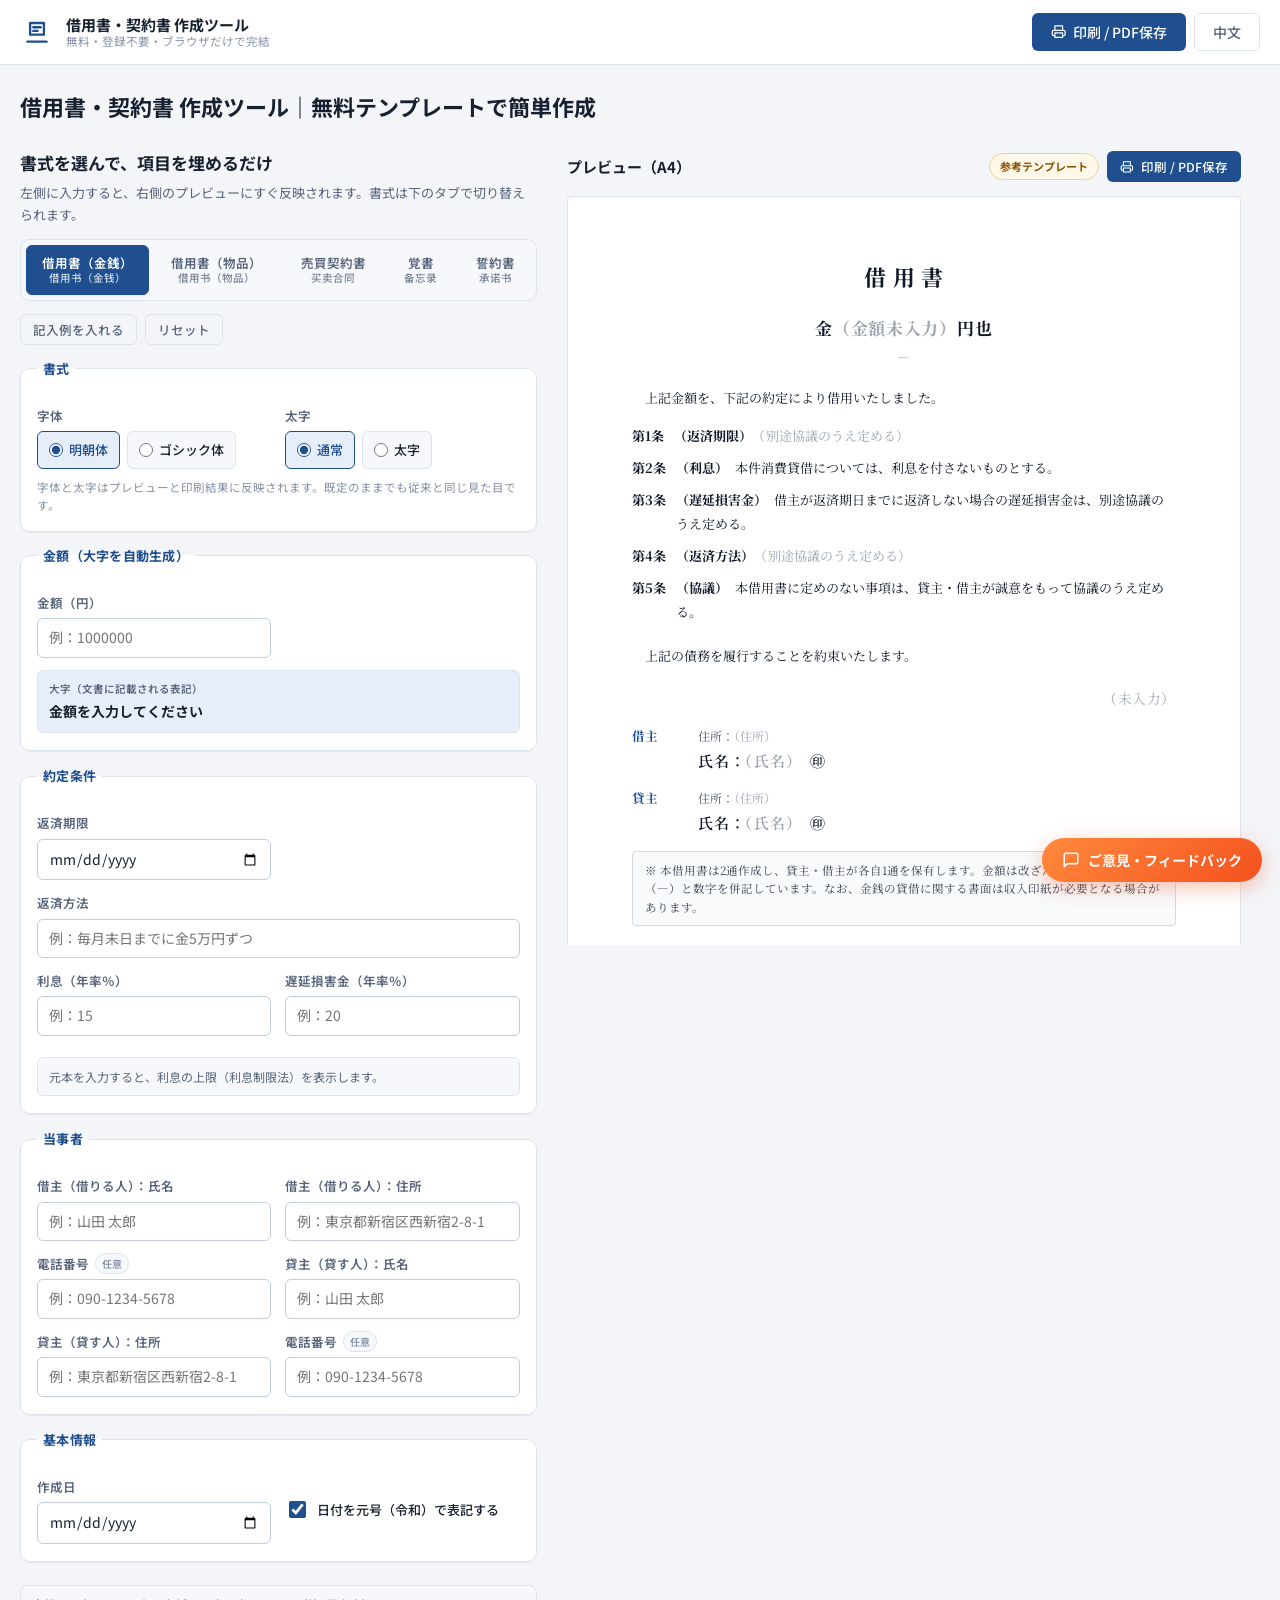
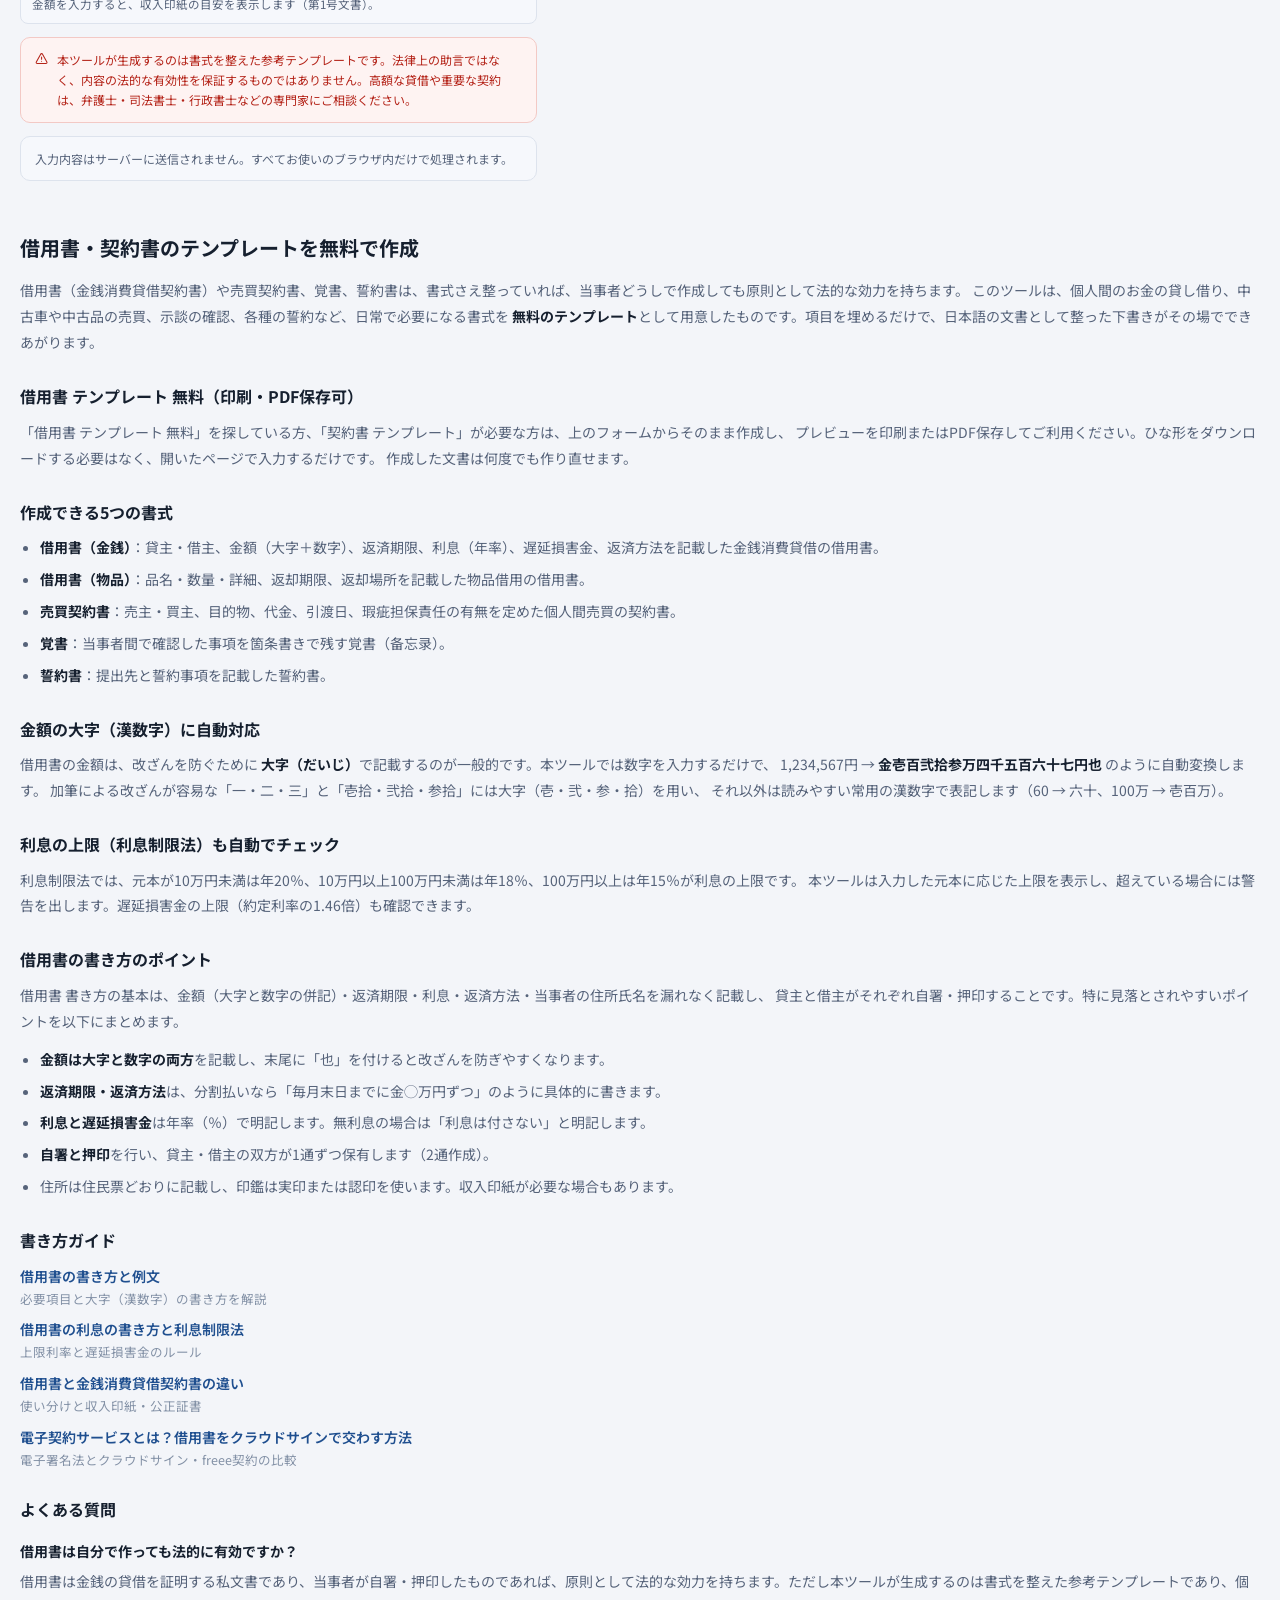
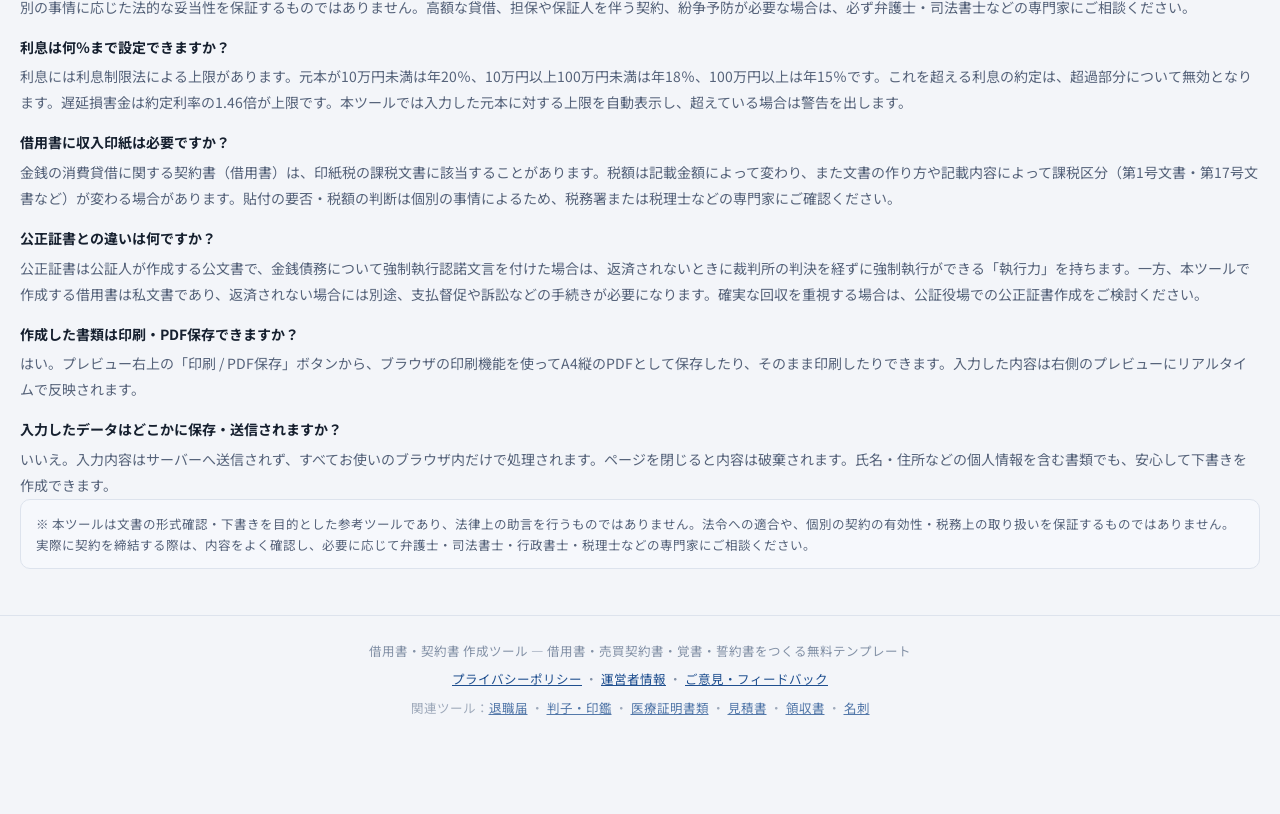
<file: index.html>
<!DOCTYPE html>
<html lang="ja">
<head>
<meta charset="UTF-8">
<meta name="viewport" content="width=device-width, initial-scale=1">
<title>借用書・契約書 作成ツール｜借用書テンプレート 無料・書き方つき</title>
<meta name="description" content="借用書 テンプレート 無料をお探しの方へ。借用書・売買契約書・覚書・誓約書をブラウザ上で作成できる無料ツールです。金額の大字（漢数字）自動変換、利息制限法の上限チェック、A4印刷・PDF保存に対応。登録不要、入力内容はブラウザ内だけで処理されます。借用書の書き方・契約書テンプレートの確認にも。">
<meta name="robots" content="index, follow">
<link rel="canonical" href="https://www.reveriel.com/shakuyo-contract/">
<meta property="og:type" content="website">
<meta property="og:title" content="借用書・契約書 作成ツール｜借用書テンプレート 無料">
<meta property="og:description" content="借用書・売買契約書・覚書・誓約書を無料で作成。金額の大字（漢数字）変換つき、A4印刷／PDF保存対応。登録不要。">
<meta property="og:locale" content="ja_JP">
<meta property="og:url" content="https://www.reveriel.com/shakuyo-contract/">
<meta property="og:image" content="https://www.reveriel.com/shakuyo-contract/og-image.png">
<meta property="og:image:width" content="1200">
<meta property="og:image:height" content="630">
<meta name="twitter:image" content="https://www.reveriel.com/shakuyo-contract/og-image.png">
<meta name="twitter:card" content="summary_large_image">
<link rel="preconnect" href="https://fonts.googleapis.com">
<link rel="preconnect" href="https://fonts.gstatic.com" crossorigin>
<link href="https://fonts.googleapis.com/css2?family=Noto+Sans+JP:wght@400;500;700&family=Noto+Serif+JP:wght@400;600;700&family=Noto+Sans+SC:wght@400;500;700&display=swap" rel="stylesheet">
<link rel="icon" href="data:image/svg+xml,%3Csvg xmlns='http://www.w3.org/2000/svg' viewBox='0 0 32 32'%3E%3Crect width='32' height='32' rx='7' fill='%231f4f8f'/%3E%3Cpath d='M8 23h16M10 8h12v11H10z' stroke='%23ffffff' stroke-width='2.4' fill='none' stroke-linecap='round'/%3E%3C/svg%3E">
<link rel="stylesheet" href="style.css">
<!-- Cloudflare Web Analytics --><script type='module' src='https://static.cloudflareinsights.com/beacon.min.js' data-cf-beacon='{"token": "6fc01bf3ac5e457ba1bd16b91e5b653e"}'></script><!-- End Cloudflare Web Analytics -->
<script type="application/ld+json">
{
  "@context": "https://schema.org",
  "@graph": [
    {
      "@type": "WebApplication",
      "name": "借用書・契約書 作成ツール",
      "applicationCategory": "BusinessApplication",
      "operatingSystem": "Web",
      "url": "https://www.reveriel.com/shakuyo-contract/",
      "description": "借用書・売買契約書・覚書・誓約書のテンプレートを無料で作成できるブラウザ完結型ツール。金額の大字（漢数字）変換、利息制限法の上限チェック、A4印刷・PDF保存に対応。",
      "inLanguage": "ja",
      "offers": {
        "@type": "Offer",
        "price": "0",
        "priceCurrency": "JPY"
      },
      "featureList": [
        "借用書（金銭）・借用書（物品）・売買契約書・覚書・誓約書の5種類の書式",
        "金額の自動大字（漢数字）変換（例：1,234,567円 → 金壱百弐拾参万四千五百六十七円也）",
        "利息制限法（年20％・18％・15％）の上限自動チェックと遅延損害金の上限表示",
        "元号（令和）表記の自動変換",
        "A4印刷・PDF保存、中文／日本語の画面切り替え",
        "入力内容はブラウザ内のみで処理（送信なし）"
      ]
    },
    {
      "@type": "FAQPage",
      "mainEntity": [
        {
          "@type": "Question",
          "name": "借用書は自分で作っても法的に有効ですか？",
          "acceptedAnswer": {
            "@type": "Answer",
            "text": "借用書は金銭の貸借を証明する私文書であり、当事者が自署・押印したものであれば、原則として法的な効力を持ちます。ただし本ツールが生成するのは書式を整えた参考テンプレートであり、個別の事情に応じた法的な妥当性を保証するものではありません。高額な貸借、担保や保証人を伴う契約、紛争予防が必要な場合は、必ず弁護士・司法書士などの専門家にご相談ください。"
          }
        },
        {
          "@type": "Question",
          "name": "利息は何％まで設定できますか？",
          "acceptedAnswer": {
            "@type": "Answer",
            "text": "利息には利息制限法による上限があります。元本が10万円未満は年20％、10万円以上100万円未満は年18％、100万円以上は年15％です。これを超える利息の約定は、超過部分について無効となります。遅延損害金は約定利率の1.46倍が上限です。本ツールでは入力した元本に対する上限を自動表示し、超えている場合は警告を出します。"
          }
        },
        {
          "@type": "Question",
          "name": "借用書に収入印紙は必要ですか？",
          "acceptedAnswer": {
            "@type": "Answer",
            "text": "金銭の消費貸借に関する契約書（借用書）は、印紙税の課税文書に該当することがあります。税額は記載金額によって変わり、また文書の作り方や記載内容によって課税区分（第1号文書・第17号文書など）が変わる場合があります。貼付の要否・税額の判断は個別の事情によるため、税務署または税理士などの専門家にご確認ください。"
          }
        },
        {
          "@type": "Question",
          "name": "公正証書との違いは何ですか？",
          "acceptedAnswer": {
            "@type": "Answer",
            "text": "公正証書は公証人が作成する公文書で、金銭債務について強制執行認諾文言を付けた場合は、返済されないときに裁判所の判決を経ずに強制執行ができる「執行力」を持ちます。一方、本ツールで作成する借用書は私文書であり、返済されない場合には別途、支払督促や訴訟などの手続きが必要になります。確実な回収を重視する場合は、公証役場での公正証書作成をご検討ください。"
          }
        },
        {
          "@type": "Question",
          "name": "作成した書類は印刷・PDF保存できますか？",
          "acceptedAnswer": {
            "@type": "Answer",
            "text": "はい。プレビュー右上の「印刷 / PDF保存」ボタンから、ブラウザの印刷機能を使ってA4縦のPDFとして保存したり、そのまま印刷したりできます。入力した内容は右側のプレビューにリアルタイムで反映されます。"
          }
        },
        {
          "@type": "Question",
          "name": "入力したデータはどこかに保存・送信されますか？",
          "acceptedAnswer": {
            "@type": "Answer",
            "text": "いいえ。入力内容はサーバーへ送信されず、すべてお使いのブラウザ内だけで処理されます。ページを閉じると内容は破棄されます。氏名・住所などの個人情報を含む書類でも、安心して下書きを作成できます。"
          }
        }
      ]
    }
  ]
}
</script>
</head>
<body>

<header class="site-header no-print">
  <div class="wrap header-inner">
    <div class="brand">
      <svg class="brand-mark" viewBox="0 0 32 32" fill="none" stroke="currentColor" stroke-width="2.2" stroke-linecap="round" stroke-linejoin="round" aria-hidden="true">
        <path d="M7 25h18"/><path d="M9.5 7.5h13v11h-13z"/><path d="M12.5 11.5h7M12.5 15h4"/>
      </svg>
      <div class="brand-text">
        <strong data-i18n="brandName">借用書・契約書 作成ツール</strong>
        <span data-i18n="tagline">無料・登録不要・ブラウザだけで完結</span>
      </div>
    </div>
    <div class="header-actions">
      <button class="btn btn-primary" id="topPrintBtn" type="button">
        <svg class="ic" viewBox="0 0 24 24" fill="none" stroke="currentColor" stroke-width="1.9" stroke-linecap="round" stroke-linejoin="round" aria-hidden="true"><path d="M6 9V3h12v6"/><path d="M6 18H4a2 2 0 0 1-2-2v-4a2 2 0 0 1 2-2h16a2 2 0 0 1 2 2v4a2 2 0 0 1-2 2h-2"/><path d="M6 14h12v7H6z"/></svg>
        <span data-i18n="btnPrint">印刷 / PDF保存</span>
      </button>
      <button class="btn btn-ghost" id="langBtn" type="button" aria-label="Language">中文</button>
    </div>
  </div>
</header>

<main class="wrap">
  <h1 class="page-title">借用書・契約書 作成ツール｜無料テンプレートで簡単作成</h1>
  <div class="layout">

    <!-- ============ 入力フォーム ============ -->
    <section class="pane form-pane no-print" aria-labelledby="formTitle">
      <div class="pane-head">
        <h2 id="formTitle" data-i18n="formTitle">書式を選んで、項目を埋めるだけ</h2>
        <p class="hint" data-i18n="formHint">左側に入力すると、右側のプレビューにすぐ反映されます。書式は下のタブで切り替えられます。</p>
      </div>

      <div class="tpl-tabs" id="tplTabs" role="tablist" aria-label="書式"></div>

      <div class="toolbar">
        <button class="btn btn-ghost btn-sm" id="sampleBtn" type="button" data-i18n="btnSample">記入例を入れる</button>
        <button class="btn btn-ghost btn-sm" id="resetBtn" type="button" data-i18n="btnReset">リセット</button>
      </div>

      <fieldset class="fieldset">
        <legend data-i18n="legendFormat">書式</legend>
        <div class="grid">
          <div class="fld">
            <label id="fmtFontLabel" data-i18n="lblFont">字体</label>
            <div class="fmt-row" role="radiogroup" aria-labelledby="fmtFontLabel">
              <label><input type="radio" name="docFont" value="mincho" checked><span data-i18n="optMincho">明朝体</span></label>
              <label><input type="radio" name="docFont" value="gothic"><span data-i18n="optGothic">ゴシック体</span></label>
            </div>
          </div>
          <div class="fld">
            <label id="fmtWeightLabel" data-i18n="lblWeight">太字</label>
            <div class="fmt-row" role="radiogroup" aria-labelledby="fmtWeightLabel">
              <label><input type="radio" name="docWeight" value="normal" checked><span data-i18n="optNormal">通常</span></label>
              <label><input type="radio" name="docWeight" value="bold"><span data-i18n="optBold">太字</span></label>
            </div>
          </div>
        </div>
        <p class="fmt-help" data-i18n="helpFormat">字体と太字はプレビューと印刷結果に反映されます。既定のままでも従来と同じ見た目です。</p>
      </fieldset>

      <form id="docForm" class="doc-form" autocomplete="off"></form>
      <p class="stamp-note" id="stampNote" hidden></p>

      <p class="legal-note" id="legalNote">
        <svg class="ic" viewBox="0 0 24 24" fill="none" stroke="currentColor" stroke-width="1.9" stroke-linecap="round" stroke-linejoin="round" aria-hidden="true"><path d="M12 9v4M12 17h.01"/><path d="M10.3 3.9 2.4 18a2 2 0 0 0 1.7 3h15.8a2 2 0 0 0 1.7-3L13.7 3.9a2 2 0 0 0-3.4 0Z"/></svg>
        <span data-i18n="legalNote">本ツールが生成するのは書式を整えた参考テンプレートです。法律上の助言ではなく、内容の法的な有効性を保証するものではありません。高額な貸借や重要な契約は、弁護士・司法書士・行政書士などの専門家にご相談ください。</span>
      </p>

      <p class="privacy-note" data-i18n="privacy">入力内容はサーバーに送信されません。すべてお使いのブラウザ内だけで処理されます。</p>
    </section>

    <!-- ============ プレビュー ============ -->
    <section class="pane preview-pane" aria-labelledby="previewTitle">
      <div class="preview-bar no-print">
        <h2 id="previewTitle" data-i18n="previewTitle">プレビュー（A4）</h2>
        <div class="preview-bar-actions">
          <span class="badge" data-i18n="badgeTpl">参考テンプレート</span>
          <button class="btn btn-primary btn-sm" id="printBtn" type="button">
            <svg class="ic" viewBox="0 0 24 24" fill="none" stroke="currentColor" stroke-width="1.9" stroke-linecap="round" stroke-linejoin="round" aria-hidden="true"><path d="M6 9V3h12v6"/><path d="M6 18H4a2 2 0 0 1-2-2v-4a2 2 0 0 1 2-2h16a2 2 0 0 1 2 2v4a2 2 0 0 1-2 2h-2"/><path d="M6 14h12v7H6z"/></svg>
            <span data-i18n="btnPrint">印刷 / PDF保存</span>
          </button>
        </div>
      </div>

      <div class="paper-wrap">
        <article class="paper" id="paper" aria-live="polite"></article>
      </div>

      <section class="share-block no-print" id="shareBlock" aria-label="share">
        <p class="share-block-title">
          <svg class="ic" viewBox="0 0 24 24" fill="none" stroke="currentColor" stroke-width="1.9" stroke-linecap="round" stroke-linejoin="round" aria-hidden="true"><circle cx="18" cy="5" r="3"/><circle cx="6" cy="12" r="3"/><circle cx="18" cy="19" r="3"/><path d="m8.6 13.5 6.8 4M15.4 6.5l-6.8 4"/></svg>
          <span data-i18n="shareTitle">このツールをシェアする</span>
        </p>
        <div class="share-row">
          <button class="btn share-btn share-x" id="shareXBtn" type="button" aria-label="X">
            <svg class="share-logo" viewBox="0 0 24 24" fill="currentColor" aria-hidden="true"><path d="M17.53 3h3.24l-7.08 8.09L22 21h-6.52l-5.11-6.68L4.53 21H1.29l7.57-8.66L1.6 3h6.69l4.62 6.1L17.53 3Zm-1.14 16.06h1.8L7.7 4.85H5.77l10.62 14.21Z"/></svg>
            <span data-i18n="shareX">X で共有</span>
          </button>
          <button class="btn share-btn share-line" id="shareLineBtn" type="button" aria-label="LINE">
            <svg class="share-logo" viewBox="0 0 24 24" fill="currentColor" aria-hidden="true"><path d="M12 3C6.9 3 2.8 6.4 2.8 10.6c0 3.77 3.35 6.93 7.88 7.53.31.07.73.2.83.47.1.24.06.62.03.87l-.13.83c-.04.24-.19.94.82.51 1.01-.42 5.44-3.2 7.42-5.48 1.37-1.47 2.13-2.96 2.13-4.73C21.78 6.4 17.1 3 12 3Z"/></svg>
            <span data-i18n="shareLine">LINE で共有</span>
          </button>
          <button class="btn share-btn share-copy" id="shareCopyBtn" type="button" aria-label="copy link">
            <svg class="share-logo" viewBox="0 0 24 24" fill="none" stroke="currentColor" stroke-width="1.8" stroke-linecap="round" stroke-linejoin="round" aria-hidden="true"><path d="M10.2 13.7a3.6 3.6 0 0 0 5.1 0l2.9-2.9a3.6 3.6 0 0 0-5.1-5.1l-1.4 1.4"/><path d="M13.8 10.3a3.6 3.6 0 0 0-5.1 0l-2.9 2.9a3.6 3.6 0 0 0 5.1 5.1l1.4-1.4"/></svg>
            <span id="shareCopyLabel" data-i18n="shareCopy">リンクをコピー</span>
          </button>
        </div>
        <p class="share-url" id="shareUrlText"></p>
      </section>
    </section>
  </div>

  <!-- ============ SEO 本文（常に日本語） ============ -->
  <section class="seo" aria-labelledby="seoTitle">
    <h2 id="seoTitle">借用書・契約書のテンプレートを無料で作成</h2>
    <p>
      借用書（金銭消費貸借契約書）や売買契約書、覚書、誓約書は、書式さえ整っていれば、当事者どうしで作成しても原則として法的な効力を持ちます。
      このツールは、個人間のお金の貸し借り、中古車や中古品の売買、示談の確認、各種の誓約など、日常で必要になる書式を
      <strong>無料のテンプレート</strong>として用意したものです。項目を埋めるだけで、日本語の文書として整った下書きがその場でできあがります。
    </p>

    <h3>借用書 テンプレート 無料（印刷・PDF保存可）</h3>
    <p>
      「借用書 テンプレート 無料」を探している方、「契約書 テンプレート」が必要な方は、上のフォームからそのまま作成し、
      プレビューを印刷またはPDF保存してご利用ください。ひな形をダウンロードする必要はなく、開いたページで入力するだけです。
      作成した文書は何度でも作り直せます。
    </p>

    <h3>作成できる5つの書式</h3>
    <ul>
      <li><strong>借用書（金銭）</strong>：貸主・借主、金額（大字＋数字）、返済期限、利息（年率）、遅延損害金、返済方法を記載した金銭消費貸借の借用書。</li>
      <li><strong>借用書（物品）</strong>：品名・数量・詳細、返却期限、返却場所を記載した物品借用の借用書。</li>
      <li><strong>売買契約書</strong>：売主・買主、目的物、代金、引渡日、瑕疵担保責任の有無を定めた個人間売買の契約書。</li>
      <li><strong>覚書</strong>：当事者間で確認した事項を箇条書きで残す覚書（备忘录）。</li>
      <li><strong>誓約書</strong>：提出先と誓約事項を記載した誓約書。</li>
    </ul>

    <h3>金額の大字（漢数字）に自動対応</h3>
    <p>
      借用書の金額は、改ざんを防ぐために
      <strong>大字（だいじ）</strong>で記載するのが一般的です。本ツールでは数字を入力するだけで、
      1,234,567円 → <strong>金壱百弐拾参万四千五百六十七円也</strong> のように自動変換します。
      加筆による改ざんが容易な「一・二・三」と「壱拾・弐拾・参拾」には大字（壱・弐・参・拾）を用い、
      それ以外は読みやすい常用の漢数字で表記します（60 → 六十、100万 → 壱百万）。
    </p>

    <h3>利息の上限（利息制限法）も自動でチェック</h3>
    <p>
      利息制限法では、元本が10万円未満は年20％、10万円以上100万円未満は年18％、100万円以上は年15％が利息の上限です。
      本ツールは入力した元本に応じた上限を表示し、超えている場合には警告を出します。遅延損害金の上限（約定利率の1.46倍）も確認できます。
    </p>

    <h3>借用書の書き方のポイント</h3>
    <p>
      借用書 書き方の基本は、金額（大字と数字の併記）・返済期限・利息・返済方法・当事者の住所氏名を漏れなく記載し、
      貸主と借主がそれぞれ自署・押印することです。特に見落とされやすいポイントを以下にまとめます。
    </p>
    <ul>
      <li><strong>金額は大字と数字の両方</strong>を記載し、末尾に「也」を付けると改ざんを防ぎやすくなります。</li>
      <li><strong>返済期限・返済方法</strong>は、分割払いなら「毎月末日までに金◯万円ずつ」のように具体的に書きます。</li>
      <li><strong>利息と遅延損害金</strong>は年率（％）で明記します。無利息の場合は「利息は付さない」と明記します。</li>
      <li><strong>自署と押印</strong>を行い、貸主・借主の双方が1通ずつ保有します（2通作成）。</li>
      <li>住所は住民票どおりに記載し、印鑑は実印または認印を使います。収入印紙が必要な場合もあります。</li>
    </ul>

    <h3>書き方ガイド</h3>
    <ul class="seo-list" style="list-style:none;padding-left:0;">
      <li style="margin-bottom:9px;"><a href="kakikata.html" style="color:var(--c-accent);font-weight:600;text-decoration:none;">借用書の書き方と例文</a><span style="display:block;font-size:12.5px;color:var(--c-text-faint);font-weight:400;line-height:1.5;">必要項目と大字（漢数字）の書き方を解説</span></li>
      <li style="margin-bottom:9px;"><a href="risoku.html" style="color:var(--c-accent);font-weight:600;text-decoration:none;">借用書の利息の書き方と利息制限法</a><span style="display:block;font-size:12.5px;color:var(--c-text-faint);font-weight:400;line-height:1.5;">上限利率と遅延損害金のルール</span></li>
      <li style="margin-bottom:9px;"><a href="kinsen-shohitai.html" style="color:var(--c-accent);font-weight:600;text-decoration:none;">借用書と金銭消費貸借契約書の違い</a><span style="display:block;font-size:12.5px;color:var(--c-text-faint);font-weight:400;line-height:1.5;">使い分けと収入印紙・公正証書</span></li>
      <li style="margin-bottom:9px;"><a href="denshi-keiyaku.html" style="color:var(--c-accent);font-weight:600;text-decoration:none;">電子契約サービスとは？借用書をクラウドサインで交わす方法</a><span style="display:block;font-size:12.5px;color:var(--c-text-faint);font-weight:400;line-height:1.5;">電子署名法とクラウドサイン・freee契約の比較</span></li>
    </ul>

    <h3>よくある質問</h3>
    <dl class="faq">
      <dt>借用書は自分で作っても法的に有効ですか？</dt>
      <dd>借用書は金銭の貸借を証明する私文書であり、当事者が自署・押印したものであれば、原則として法的な効力を持ちます。ただし本ツールが生成するのは書式を整えた参考テンプレートであり、個別の事情に応じた法的な妥当性を保証するものではありません。高額な貸借、担保や保証人を伴う契約、紛争予防が必要な場合は、必ず弁護士・司法書士などの専門家にご相談ください。</dd>

      <dt>利息は何％まで設定できますか？</dt>
      <dd>利息には利息制限法による上限があります。元本が10万円未満は年20％、10万円以上100万円未満は年18％、100万円以上は年15％です。これを超える利息の約定は、超過部分について無効となります。遅延損害金は約定利率の1.46倍が上限です。本ツールでは入力した元本に対する上限を自動表示し、超えている場合は警告を出します。</dd>

      <dt>借用書に収入印紙は必要ですか？</dt>
      <dd>金銭の消費貸借に関する契約書（借用書）は、印紙税の課税文書に該当することがあります。税額は記載金額によって変わり、また文書の作り方や記載内容によって課税区分（第1号文書・第17号文書など）が変わる場合があります。貼付の要否・税額の判断は個別の事情によるため、税務署または税理士などの専門家にご確認ください。</dd>

      <dt>公正証書との違いは何ですか？</dt>
      <dd>公正証書は公証人が作成する公文書で、金銭債務について強制執行認諾文言を付けた場合は、返済されないときに裁判所の判決を経ずに強制執行ができる「執行力」を持ちます。一方、本ツールで作成する借用書は私文書であり、返済されない場合には別途、支払督促や訴訟などの手続きが必要になります。確実な回収を重視する場合は、公証役場での公正証書作成をご検討ください。</dd>

      <dt>作成した書類は印刷・PDF保存できますか？</dt>
      <dd>はい。プレビュー右上の「印刷 / PDF保存」ボタンから、ブラウザの印刷機能を使ってA4縦のPDFとして保存したり、そのまま印刷したりできます。入力した内容は右側のプレビューにリアルタイムで反映されます。</dd>

      <dt>入力したデータはどこかに保存・送信されますか？</dt>
      <dd>いいえ。入力内容はサーバーへ送信されず、すべてお使いのブラウザ内だけで処理されます。ページを閉じると内容は破棄されます。氏名・住所などの個人情報を含む書類でも、安心して下書きを作成できます。</dd>
    </dl>

    <p class="disclaimer">
      ※ 本ツールは文書の形式確認・下書きを目的とした参考ツールであり、法律上の助言を行うものではありません。法令への適合や、個別の契約の有効性・税務上の取り扱いを保証するものではありません。実際に契約を締結する際は、内容をよく確認し、必要に応じて弁護士・司法書士・行政書士・税理士などの専門家にご相談ください。
    </p>
  </section>
</main>

<footer class="site-footer no-print">
  <div class="wrap">
    <p data-i18n="footerText">借用書・契約書 作成ツール — 借用書・売買契約書・覚書・誓約書をつくる無料テンプレート</p>
    <p><a href="privacy.html">プライバシーポリシー</a> ・ <a href="company.html">運営者情報</a> ・ <a href="https://docs.google.com/forms/d/e/1FAIpQLSfHGUfgAlViT3TFiVtJi_EpJ4ioUpd9oGyaJ7rehEV-gBH_PA/viewform?usp=pp_url&amp;entry.1745177199=%E5%80%9F%E7%94%A8%E6%9B%B8" target="_blank" rel="noopener">ご意見・フィードバック</a></p>
    <p style="margin-top:8px;font-size:12.5px;opacity:.75;">関連ツール：<a href="https://www.reveriel.com/taishoku-form/">退職届</a> ・ <a href="https://www.reveriel.com/hanko-generator/">判子・印鑑</a> ・ <a href="https://www.reveriel.com/iryo-shomei-pdf/">医療証明書類</a> ・ <a href="https://www.reveriel.com/mitsumori-pdf/">見積書</a> ・ <a href="https://www.reveriel.com/ryoshusho-pdf/">領収書</a> ・ <a href="https://www.reveriel.com/meishi-generator/">名刺</a></p>
  </div>
</footer>

<script src="script.js"></script>
<!-- フィードバックFAB（右下固定・常時表示） -->
<a href="https://docs.google.com/forms/d/e/1FAIpQLSfHGUfgAlViT3TFiVtJi_EpJ4ioUpd9oGyaJ7rehEV-gBH_PA/viewform?usp=pp_url&amp;entry.1745177199=%E5%80%9F%E7%94%A8%E6%9B%B8" target="_blank" rel="noopener" class="feedback-fab" aria-label="ご意見・フィードバックを送る">
  <svg viewBox="0 0 24 24" fill="none" stroke="currentColor" stroke-width="2" stroke-linecap="round" stroke-linejoin="round" aria-hidden="true"><path d="M21 15a2 2 0 0 1-2 2H7l-4 4V5a2 2 0 0 1 2-2h14a2 2 0 0 1 2 2z"/></svg>
  <span>ご意見・フィードバック</span>
</a>
<script src="feedback.js" defer></script>
</body>
</html>
</file>
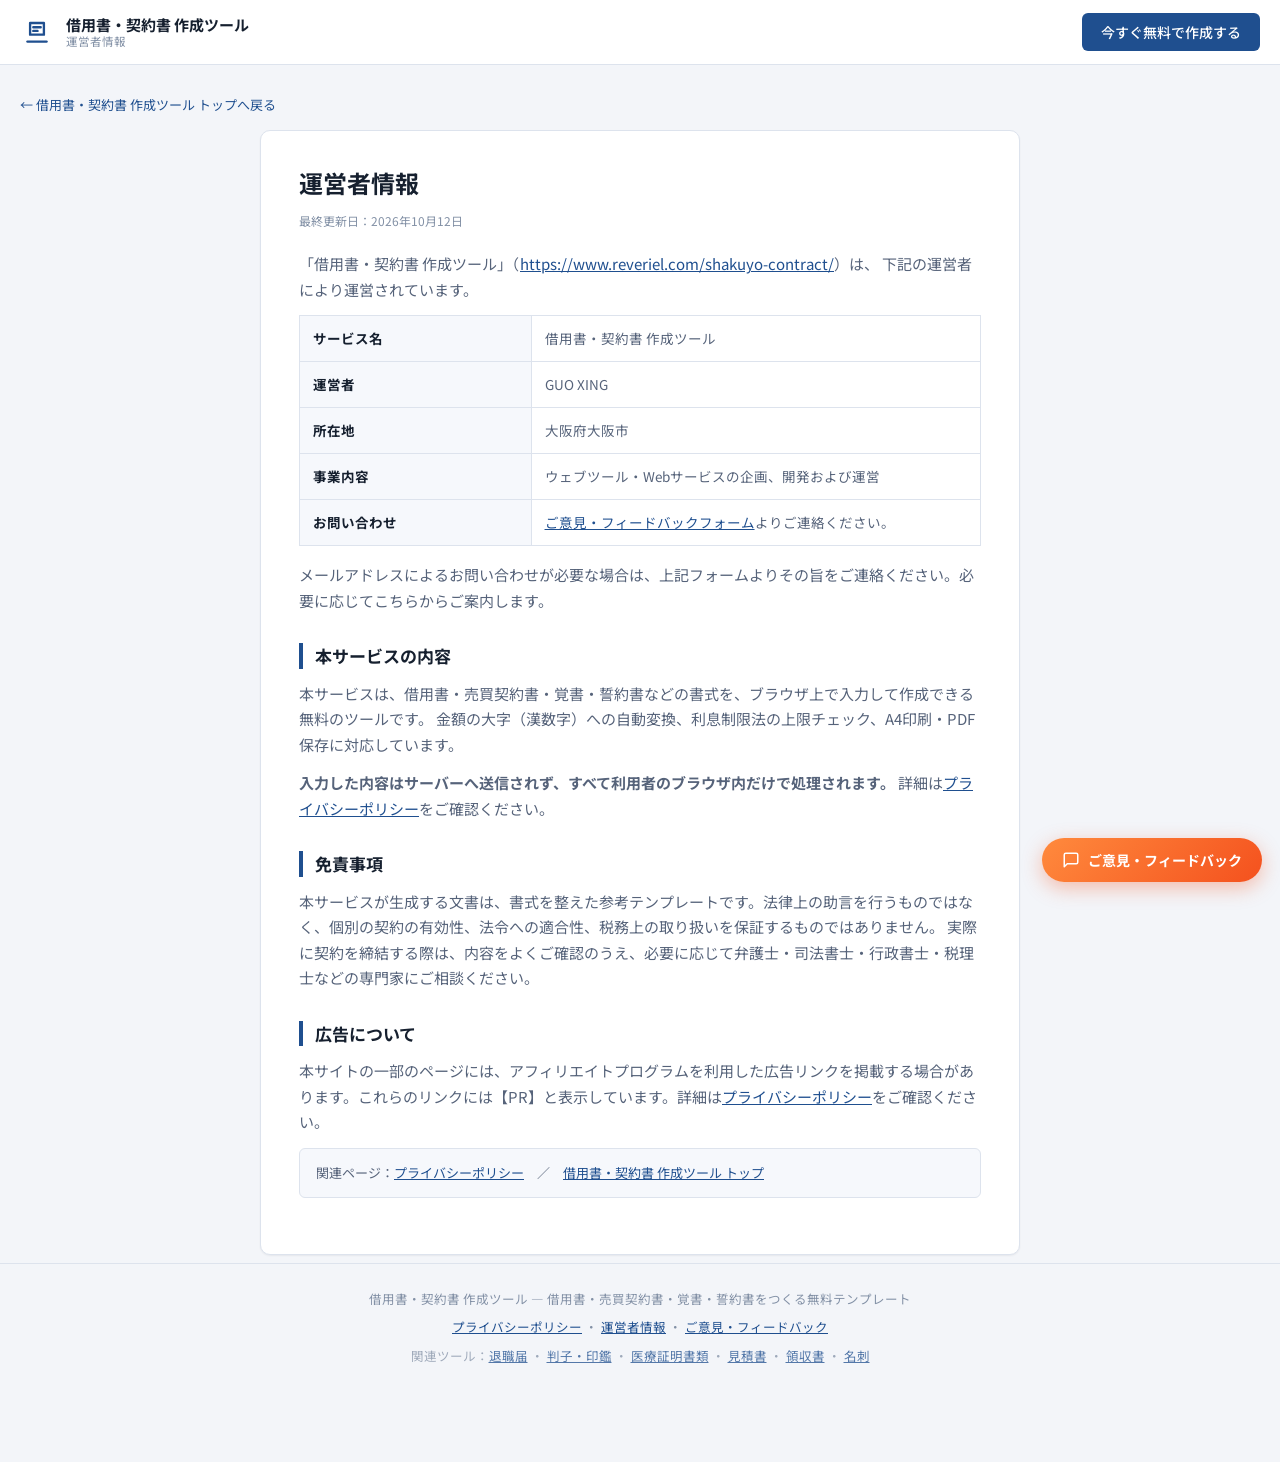
<file: company.html>
<!DOCTYPE html>
<html lang="ja">
<head>
<meta charset="UTF-8">
<meta name="viewport" content="width=device-width, initial-scale=1">
<title>運営者情報｜借用書・契約書 作成ツール</title>
<meta name="description" content="借用書・契約書 作成ツールの運営者情報です。運営者、所在地、事業内容、お問い合わせ方法を掲載しています。">
<meta name="robots" content="index, follow">
<link rel="canonical" href="https://www.reveriel.com/shakuyo-contract/company.html">
<meta property="og:type" content="website">
<meta property="og:title" content="運営者情報｜借用書・契約書 作成ツール">
<meta property="og:description" content="借用書・契約書 作成ツールの運営者情報（運営者・所在地・お問い合わせ方法）。">
<meta property="og:locale" content="ja_JP">
<meta property="og:url" content="https://www.reveriel.com/shakuyo-contract/company.html">
<meta property="og:image" content="https://www.reveriel.com/shakuyo-contract/og-image.png">
<meta name="twitter:card" content="summary_large_image">
<meta name="twitter:image" content="https://www.reveriel.com/shakuyo-contract/og-image.png">
<link rel="icon" href="data:image/svg+xml,%3Csvg xmlns='http://www.w3.org/2000/svg' viewBox='0 0 32 32'%3E%3Crect width='32' height='32' rx='7' fill='%231f4f8f'/%3E%3Cpath d='M8 23h16M10 8h12v11H10z' stroke='%23ffffff' stroke-width='2.4' fill='none' stroke-linecap='round'/%3E%3C/svg%3E">
<link rel="preconnect" href="https://fonts.googleapis.com">
<link rel="preconnect" href="https://fonts.gstatic.com" crossorigin>
<link href="https://fonts.googleapis.com/css2?family=Noto+Sans+JP:wght@400;500;700&family=Noto+Serif+JP:wght@400;600;700&family=Noto+Sans+SC:wght@400;500;700&display=swap" rel="stylesheet">
<link rel="stylesheet" href="style.css">
<link rel="stylesheet" href="guide.css">
<!-- Cloudflare Web Analytics --><script type='module' src='https://static.cloudflareinsights.com/beacon.min.js' data-cf-beacon='{"token": "6fc01bf3ac5e457ba1bd16b91e5b653e"}'></script><!-- End Cloudflare Web Analytics -->
</head>
<body>

<header class="site-header no-print">
  <div class="wrap header-inner">
    <a class="brand" href="https://www.reveriel.com/shakuyo-contract/" style="text-decoration:none;color:inherit;">
      <svg class="brand-mark" viewBox="0 0 32 32" fill="none" stroke="currentColor" stroke-width="2.2" stroke-linecap="round" stroke-linejoin="round" aria-hidden="true">
        <path d="M7 25h18"/><path d="M9.5 7.5h13v11h-13z"/><path d="M12.5 11.5h7M12.5 15h4"/>
      </svg>
      <div class="brand-text">
        <strong>借用書・契約書 作成ツール</strong>
        <span>運営者情報</span>
      </div>
    </a>
    <div class="header-actions">
      <a class="btn btn-primary" href="https://www.reveriel.com/shakuyo-contract/">今すぐ無料で作成する</a>
    </div>
  </div>
</header>

<main class="wrap">
  <section class="legal-page">
    <a class="legal-back" href="https://www.reveriel.com/shakuyo-contract/">← 借用書・契約書 作成ツール トップへ戻る</a>

    <article class="legal">
      <h1>運営者情報</h1>
      <p class="legal-meta">最終更新日：2026年10月12日</p>

      <p>
        「借用書・契約書 作成ツール」（<a href="https://www.reveriel.com/shakuyo-contract/">https://www.reveriel.com/shakuyo-contract/</a>）は、
        下記の運営者により運営されています。
      </p>

      <table class="legal-table">
        <tbody>
          <tr>
            <th>サービス名</th>
            <td>借用書・契約書 作成ツール</td>
          </tr>
          <tr>
            <th>運営者</th>
            <td>GUO XING</td>
          </tr>
          <tr>
            <th>所在地</th>
            <td>大阪府大阪市</td>
          </tr>
          <tr>
            <th>事業内容</th>
            <td>ウェブツール・Webサービスの企画、開発および運営</td>
          </tr>
          <tr>
            <th>お問い合わせ</th>
            <td>
              <a href="https://docs.google.com/forms/d/e/1FAIpQLSfHGUfgAlViT3TFiVtJi_EpJ4ioUpd9oGyaJ7rehEV-gBH_PA/viewform?usp=pp_url&amp;entry.1745177199=%E5%80%9F%E7%94%A8%E6%9B%B8" target="_blank" rel="noopener">ご意見・フィードバックフォーム</a>よりご連絡ください。
            </td>
          </tr>
        </tbody>
      </table>

      <p>
        メールアドレスによるお問い合わせが必要な場合は、上記フォームよりその旨をご連絡ください。必要に応じてこちらからご案内します。
      </p>

      <h2>本サービスの内容</h2>
      <p>
        本サービスは、借用書・売買契約書・覚書・誓約書などの書式を、ブラウザ上で入力して作成できる無料のツールです。
        金額の大字（漢数字）への自動変換、利息制限法の上限チェック、A4印刷・PDF保存に対応しています。
      </p>
      <p>
        <strong>入力した内容はサーバーへ送信されず、すべて利用者のブラウザ内だけで処理されます。</strong>
        詳細は<a href="privacy.html">プライバシーポリシー</a>をご確認ください。
      </p>

      <h2>免責事項</h2>
      <p>
        本サービスが生成する文書は、書式を整えた参考テンプレートです。法律上の助言を行うものではなく、個別の契約の有効性、法令への適合性、税務上の取り扱いを保証するものではありません。
        実際に契約を締結する際は、内容をよくご確認のうえ、必要に応じて弁護士・司法書士・行政書士・税理士などの専門家にご相談ください。
      </p>

      <h2>広告について</h2>
      <p>
        本サイトの一部のページには、アフィリエイトプログラムを利用した広告リンクを掲載する場合があります。これらのリンクには【PR】と表示しています。詳細は<a href="privacy.html">プライバシーポリシー</a>をご確認ください。
      </p>

      <div class="legal-note-box">
        関連ページ：<a href="privacy.html">プライバシーポリシー</a>　／　<a href="https://www.reveriel.com/shakuyo-contract/">借用書・契約書 作成ツール トップ</a>
      </div>
    </article>
  </section>
</main>

<footer class="site-footer no-print">
  <div class="wrap">
    <p>借用書・契約書 作成ツール — 借用書・売買契約書・覚書・誓約書をつくる無料テンプレート</p>
    <p><a href="privacy.html">プライバシーポリシー</a> ・ <a href="company.html">運営者情報</a> ・ <a href="https://docs.google.com/forms/d/e/1FAIpQLSfHGUfgAlViT3TFiVtJi_EpJ4ioUpd9oGyaJ7rehEV-gBH_PA/viewform?usp=pp_url&amp;entry.1745177199=%E5%80%9F%E7%94%A8%E6%9B%B8" target="_blank" rel="noopener">ご意見・フィードバック</a></p>
    <p style="margin-top:8px;font-size:12.5px;opacity:.75;">関連ツール：<a href="https://www.reveriel.com/taishoku-form/">退職届</a> ・ <a href="https://www.reveriel.com/hanko-generator/">判子・印鑑</a> ・ <a href="https://www.reveriel.com/iryo-shomei-pdf/">医療証明書類</a> ・ <a href="https://www.reveriel.com/mitsumori-pdf/">見積書</a> ・ <a href="https://www.reveriel.com/ryoshusho-pdf/">領収書</a> ・ <a href="https://www.reveriel.com/meishi-generator/">名刺</a></p>
  </div>
</footer>

<!-- フィードバックFAB（右下固定） -->
<a href="https://docs.google.com/forms/d/e/1FAIpQLSfHGUfgAlViT3TFiVtJi_EpJ4ioUpd9oGyaJ7rehEV-gBH_PA/viewform?usp=pp_url&amp;entry.1745177199=%E5%80%9F%E7%94%A8%E6%9B%B8" target="_blank" rel="noopener" class="feedback-fab" aria-label="ご意見・フィードバックを送る">
  <svg viewBox="0 0 24 24" fill="none" stroke="currentColor" stroke-width="2" stroke-linecap="round" stroke-linejoin="round" aria-hidden="true"><path d="M21 15a2 2 0 0 1-2 2H7l-4 4V5a2 2 0 0 1 2-2h14a2 2 0 0 1 2 2z"/></svg>
  <span>ご意見・フィードバック</span>
</a>
</body>
</html>
</file>
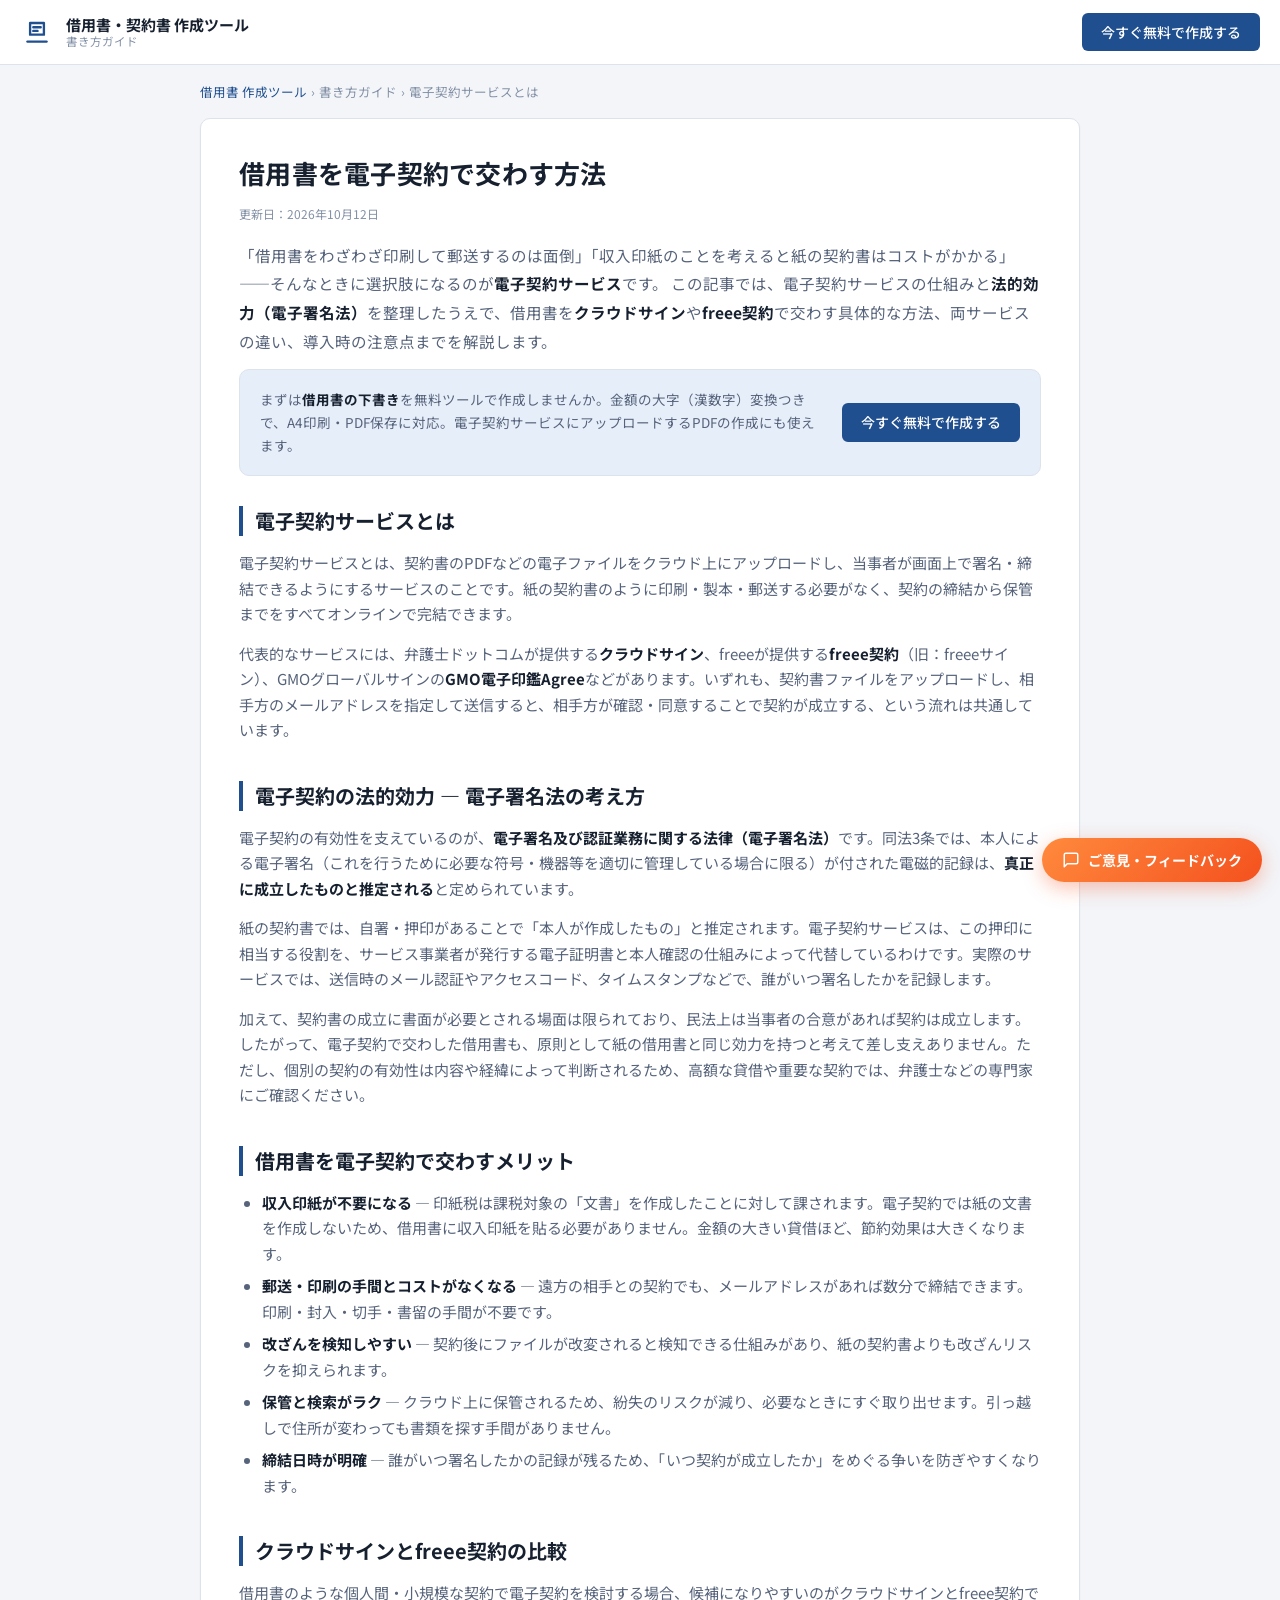
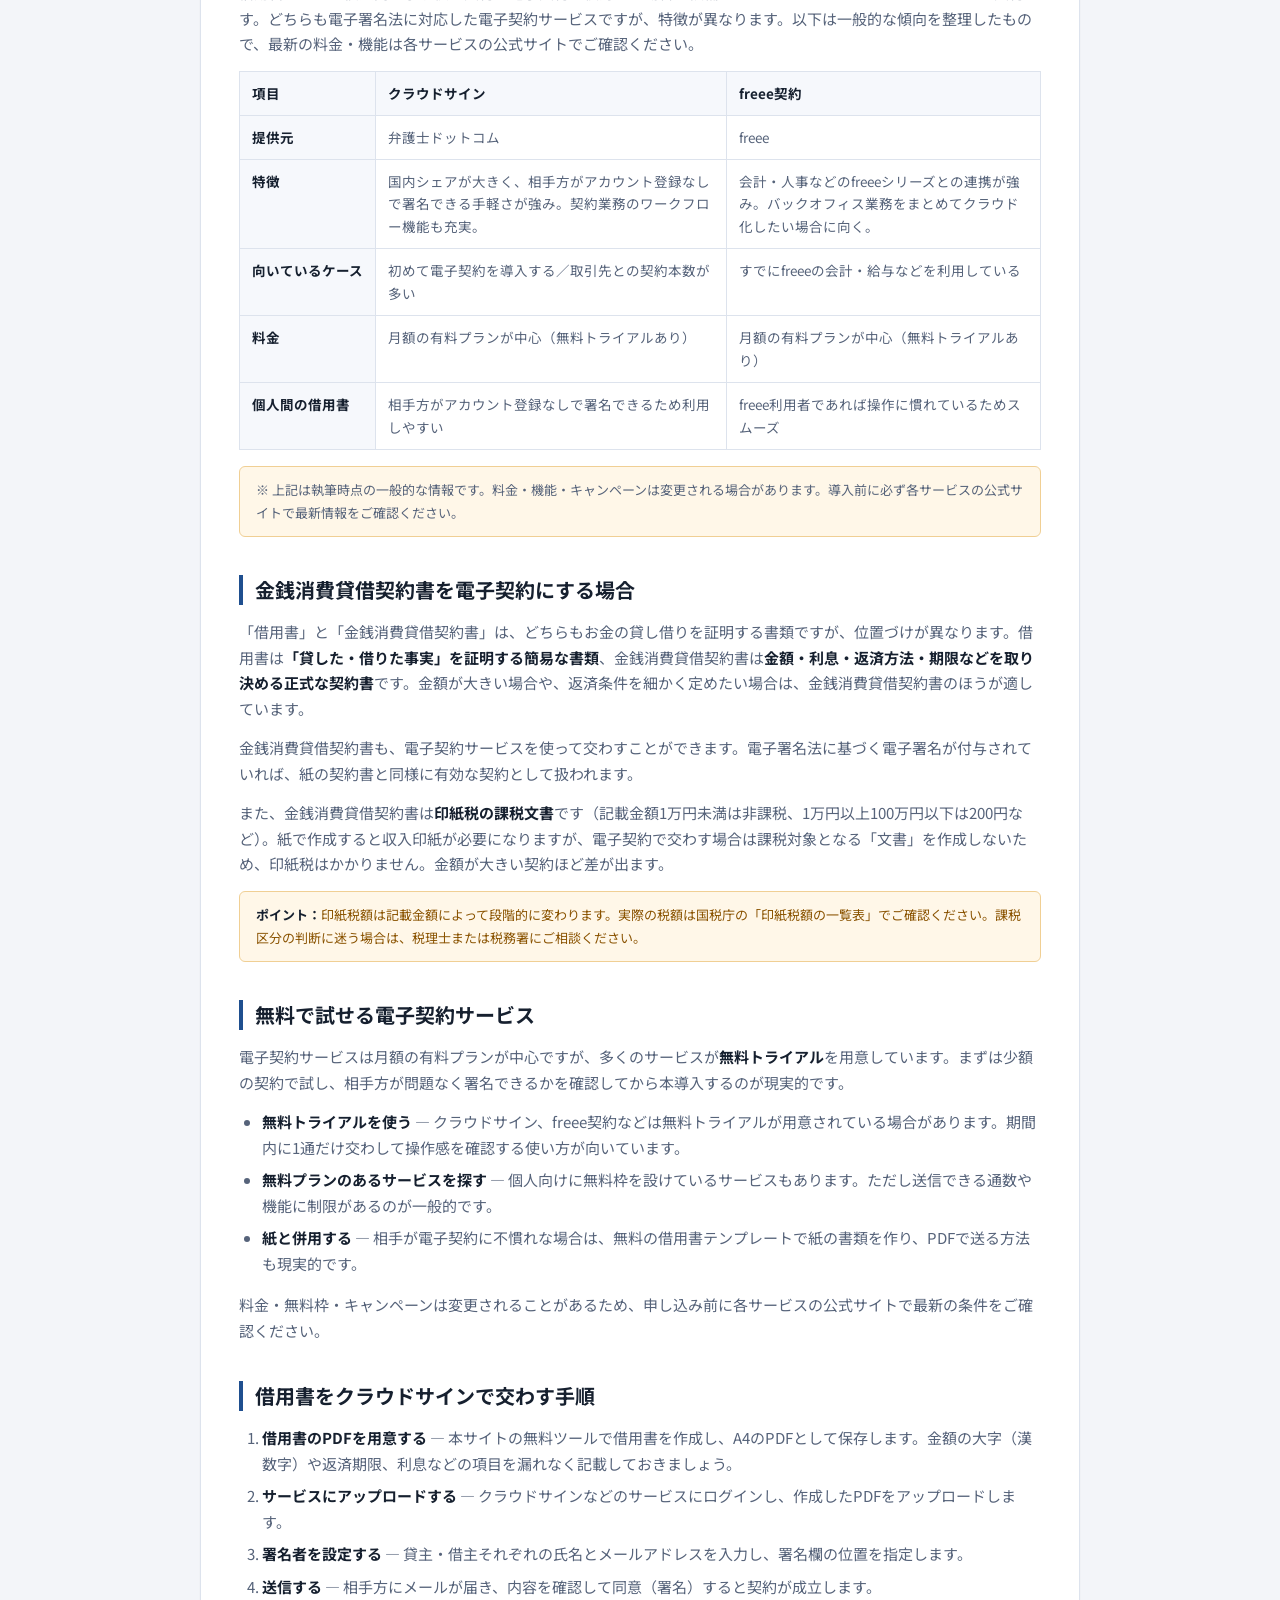
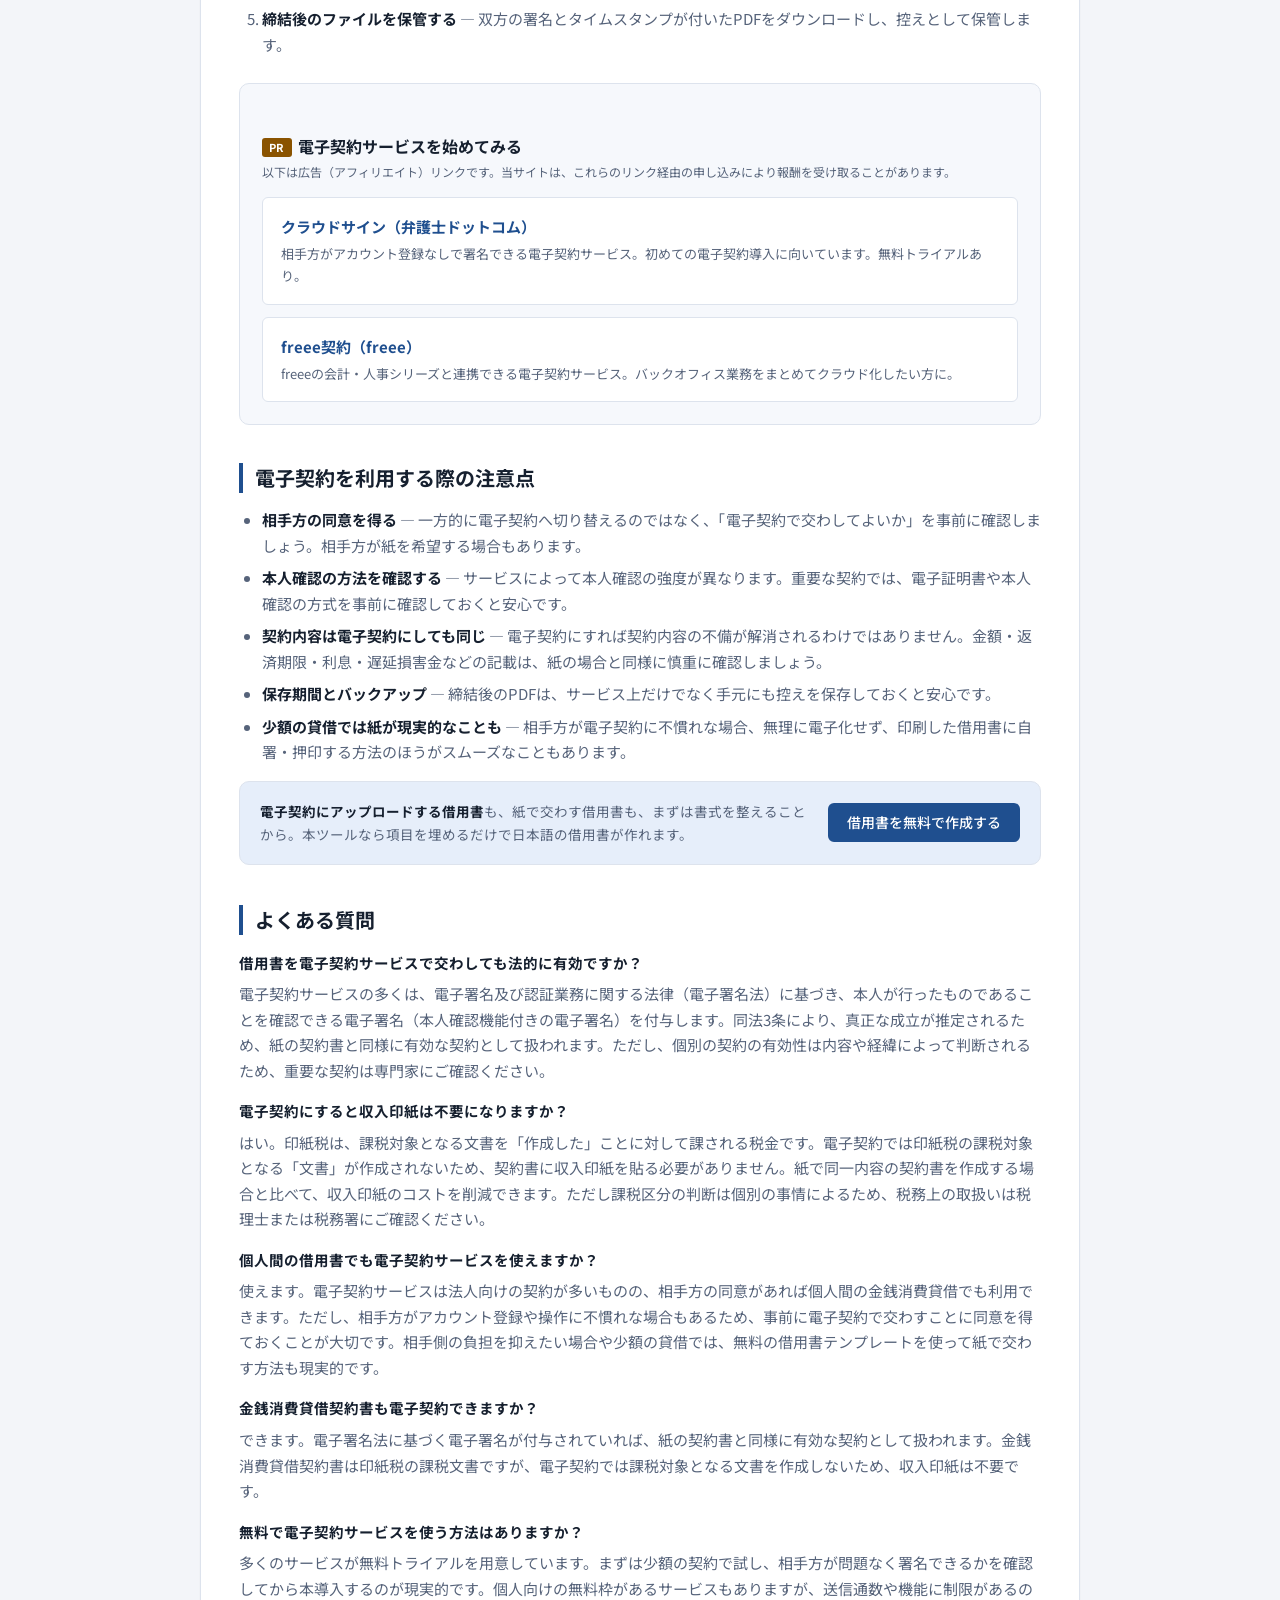
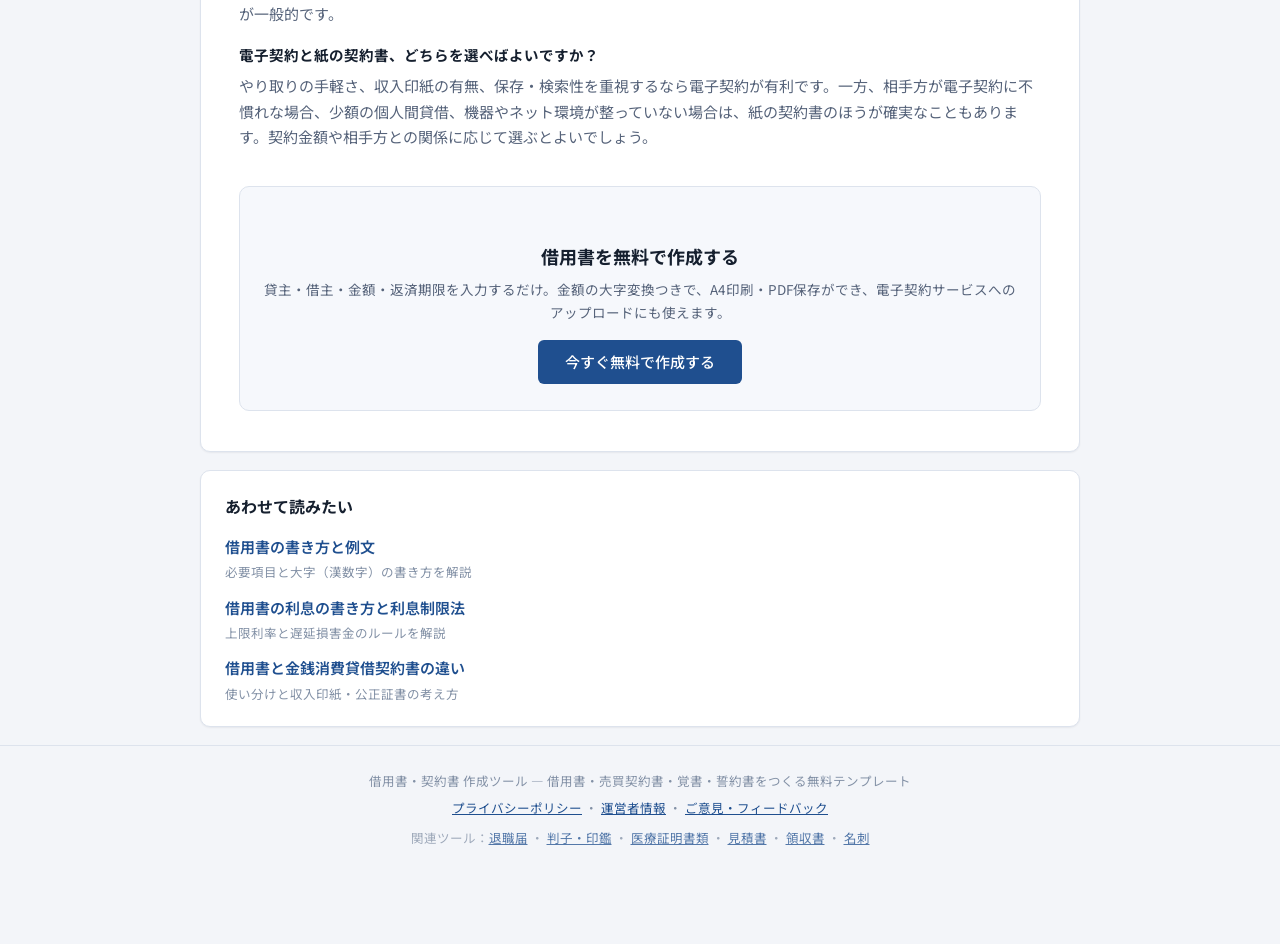
<file: denshi-keiyaku.html>
<!DOCTYPE html>
<html lang="ja">
<head>
<meta charset="UTF-8">
<meta name="viewport" content="width=device-width, initial-scale=1">
<title>借用書を電子契約で交わす方法｜金銭消費貸借契約書と無料サービスの選び方</title>
<meta name="description" content="借用書を電子契約で交わす方法を解説。金銭消費貸借契約書との違い、電子契約で収入印紙が不要になる理由、クラウドサインとfreee契約の比較、無料で試す方法、導入時の注意点までまとめました。">
<meta name="keywords" content="電子契約 とは,クラウドサイン 借用書,電子契約サービス 比較,freee契約,電子署名法">
<meta name="robots" content="index, follow">
<link rel="canonical" href="https://www.reveriel.com/shakuyo-contract/denshi-keiyaku.html">
<meta property="og:type" content="article">
<meta property="og:title" content="電子契約サービスとは？借用書をクラウドサインで交わす方法">
<meta property="og:description" content="電子契約の仕組みと法的効力、クラウドサイン・freee契約の比較、借用書を電子契約で交わす手順を解説します。">
<meta property="og:locale" content="ja_JP">
<meta property="og:url" content="https://www.reveriel.com/shakuyo-contract/denshi-keiyaku.html">
<meta property="og:image" content="https://www.reveriel.com/shakuyo-contract/og-image.png">
<meta name="twitter:card" content="summary_large_image">
<meta name="twitter:image" content="https://www.reveriel.com/shakuyo-contract/og-image.png">
<link rel="icon" href="data:image/svg+xml,%3Csvg xmlns='http://www.w3.org/2000/svg' viewBox='0 0 32 32'%3E%3Crect width='32' height='32' rx='7' fill='%231f4f8f'/%3E%3Cpath d='M8 23h16M10 8h12v11H10z' stroke='%23ffffff' stroke-width='2.4' fill='none' stroke-linecap='round'/%3E%3C/svg%3E">
<link rel="preconnect" href="https://fonts.googleapis.com">
<link rel="preconnect" href="https://fonts.gstatic.com" crossorigin>
<link href="https://fonts.googleapis.com/css2?family=Noto+Sans+JP:wght@400;500;700&family=Noto+Serif+JP:wght@400;600;700&family=Noto+Sans+SC:wght@400;500;700&display=swap" rel="stylesheet">
<link rel="stylesheet" href="style.css">
<link rel="stylesheet" href="guide.css">
<!-- Cloudflare Web Analytics --><script type='module' src='https://static.cloudflareinsights.com/beacon.min.js' data-cf-beacon='{"token": "6fc01bf3ac5e457ba1bd16b91e5b653e"}'></script><!-- End Cloudflare Web Analytics -->
<script type="application/ld+json">
{
  "@context": "https://schema.org",
  "@graph": [
    {
      "@type": "Article",
      "headline": "電子契約サービスとは？借用書をクラウドサインで交わす方法",
      "description": "電子契約サービスの仕組みと法的効力（電子署名法）、クラウドサイン・freee契約の比較、借用書を電子契約で交わす手順と注意点を解説します。",
      "inLanguage": "ja",
      "datePublished": "2026-10-12",
      "dateModified": "2026-11-19",
      "author": { "@type": "Organization", "name": "Reveriel" },
      "publisher": { "@type": "Organization", "name": "Reveriel" },
      "mainEntityOfPage": { "@type": "WebPage", "@id": "https://www.reveriel.com/shakuyo-contract/denshi-keiyaku.html" },
      "image": "https://www.reveriel.com/shakuyo-contract/og-image.png"
    },
    {
      "@type": "FAQPage",
      "mainEntity": [
        {
          "@type": "Question",
          "name": "借用書を電子契約サービスで交わしても法的に有効ですか？",
          "acceptedAnswer": {
            "@type": "Answer",
            "text": "電子契約サービスの多くは、電子署名及び認証業務に関する法律（電子署名法）に基づき、本人が行ったものであることを確認できる電子署名（本人確認機能付きの電子署名）を付与します。同法3条により、真正な成立が推定されるため、紙の契約書と同様に有効な契約として扱われます。ただし、個別の契約の有効性は内容や経緯によって判断されるため、重要な契約は専門家にご確認ください。"
          }
        },
        {
          "@type": "Question",
          "name": "電子契約にすると収入印紙は不要になりますか？",
          "acceptedAnswer": {
            "@type": "Answer",
            "text": "はい。印紙税は、課税対象となる文書を「作成した」ことに対して課される税金です。電子契約では印紙税の課税対象となる「文書」が作成されないため、契約書に収入印紙を貼る必要がありません。紙で同一内容の契約書を作成する場合と比べて、収入印紙のコストを削減できます。ただし課税区分の判断は個別の事情によるため、税務上の取扱いは税理士または税務署にご確認ください。"
          }
        },
        {
          "@type": "Question",
          "name": "個人間の借用書でも電子契約サービスを使えますか？",
          "acceptedAnswer": {
            "@type": "Answer",
            "text": "使えます。電子契約サービスは法人向けの契約が多いものの、相手方の同意があれば個人間の金銭消費貸借でも利用できます。ただし、相手方がアカウント登録や操作に不慣れな場合もあるため、事前に電子契約で交わすことに同意を得ておくことが大切です。相手側の負担を抑えたい場合や少額の貸借では、無料の借用書テンプレートを使って紙で交わす方法も現実的です。"
          }
        },
        {
          "@type": "Question",
          "name": "金銭消費貸借契約書も電子契約できますか？",
          "acceptedAnswer": {
            "@type": "Answer",
            "text": "できます。電子署名法に基づく電子署名が付与されていれば、紙の契約書と同様に有効な契約として扱われます。金銭消費貸借契約書は印紙税の課税文書ですが、電子契約では課税対象となる文書を作成しないため、収入印紙は不要です。"
          }
        },
        {
          "@type": "Question",
          "name": "無料で電子契約サービスを使う方法はありますか？",
          "acceptedAnswer": {
            "@type": "Answer",
            "text": "多くのサービスが無料トライアルを用意しています。まずは少額の契約で試し、相手方が問題なく署名できるかを確認してから本導入するのが現実的です。個人向けの無料枠があるサービスもありますが、送信通数や機能に制限があるのが一般的です。"
          }
        },
        {
          "@type": "Question",
          "name": "電子契約と紙の契約書、どちらを選べばよいですか？",
          "acceptedAnswer": {
            "@type": "Answer",
            "text": "やり取りの手軽さ、収入印紙の有無、保存・検索性を重視するなら電子契約が有利です。一方、相手方が電子契約に不慣れな場合、少額の個人間貸借、機器やネット環境が整っていない場合は、紙の契約書のほうが確実なこともあります。契約金額や相手方との関係に応じて選ぶとよいでしょう。"
          }
        }
      ]
    }
  ]
}
</script>
</head>
<body>

<header class="site-header no-print">
  <div class="wrap header-inner">
    <a class="brand" href="https://www.reveriel.com/shakuyo-contract/" style="text-decoration:none;color:inherit;">
      <svg class="brand-mark" viewBox="0 0 32 32" fill="none" stroke="currentColor" stroke-width="2.2" stroke-linecap="round" stroke-linejoin="round" aria-hidden="true">
        <path d="M7 25h18"/><path d="M9.5 7.5h13v11h-13z"/><path d="M12.5 11.5h7M12.5 15h4"/>
      </svg>
      <div class="brand-text">
        <strong>借用書・契約書 作成ツール</strong>
        <span>書き方ガイド</span>
      </div>
    </a>
    <div class="header-actions">
      <a class="btn btn-primary" href="https://www.reveriel.com/shakuyo-contract/">今すぐ無料で作成する</a>
    </div>
  </div>
</header>

<main class="wrap">
  <div class="guide-col">

    <nav class="breadcrumb no-print" aria-label="パンくず">
      <ol>
        <li><a href="https://www.reveriel.com/shakuyo-contract/">借用書 作成ツール</a></li>
        <li>書き方ガイド</li>
        <li aria-current="page">電子契約サービスとは</li>
      </ol>
    </nav>

    <article class="guide">
      <h1>借用書を電子契約で交わす方法</h1>
      <p class="guide-meta">更新日：2026年10月12日</p>
      <p class="guide-lead">
        「借用書をわざわざ印刷して郵送するのは面倒」「収入印紙のことを考えると紙の契約書はコストがかかる」——そんなときに選択肢になるのが<strong>電子契約サービス</strong>です。
        この記事では、電子契約サービスの仕組みと<strong>法的効力（電子署名法）</strong>を整理したうえで、借用書を<strong>クラウドサイン</strong>や<strong>freee契約</strong>で交わす具体的な方法、両サービスの違い、導入時の注意点までを解説します。
      </p>

      <div class="guide-cta-box">
        <p>まずは<strong>借用書の下書き</strong>を無料ツールで作成しませんか。金額の大字（漢数字）変換つきで、A4印刷・PDF保存に対応。電子契約サービスにアップロードするPDFの作成にも使えます。</p>
        <a class="btn btn-primary" href="https://www.reveriel.com/shakuyo-contract/">今すぐ無料で作成する</a>
      </div>

      <h2>電子契約サービスとは</h2>
      <p>
        電子契約サービスとは、契約書のPDFなどの電子ファイルをクラウド上にアップロードし、当事者が画面上で署名・締結できるようにするサービスのことです。紙の契約書のように印刷・製本・郵送する必要がなく、契約の締結から保管までをすべてオンラインで完結できます。
      </p>
      <p>
        代表的なサービスには、弁護士ドットコムが提供する<strong>クラウドサイン</strong>、freeeが提供する<strong>freee契約</strong>（旧：freeeサイン）、GMOグローバルサインの<strong>GMO電子印鑑Agree</strong>などがあります。いずれも、契約書ファイルをアップロードし、相手方のメールアドレスを指定して送信すると、相手方が確認・同意することで契約が成立する、という流れは共通しています。
      </p>

      <h2>電子契約の法的効力 — 電子署名法の考え方</h2>
      <p>
        電子契約の有効性を支えているのが、<strong>電子署名及び認証業務に関する法律（電子署名法）</strong>です。同法3条では、本人による電子署名（これを行うために必要な符号・機器等を適切に管理している場合に限る）が付された電磁的記録は、<strong>真正に成立したものと推定される</strong>と定められています。
      </p>
      <p>
        紙の契約書では、自署・押印があることで「本人が作成したもの」と推定されます。電子契約サービスは、この押印に相当する役割を、サービス事業者が発行する電子証明書と本人確認の仕組みによって代替しているわけです。実際のサービスでは、送信時のメール認証やアクセスコード、タイムスタンプなどで、誰がいつ署名したかを記録します。
      </p>
      <p>
        加えて、契約書の成立に書面が必要とされる場面は限られており、民法上は当事者の合意があれば契約は成立します。したがって、電子契約で交わした借用書も、原則として紙の借用書と同じ効力を持つと考えて差し支えありません。ただし、個別の契約の有効性は内容や経緯によって判断されるため、高額な貸借や重要な契約では、弁護士などの専門家にご確認ください。
      </p>

      <h2>借用書を電子契約で交わすメリット</h2>
      <ul>
        <li><strong>収入印紙が不要になる</strong> — 印紙税は課税対象の「文書」を作成したことに対して課されます。電子契約では紙の文書を作成しないため、借用書に収入印紙を貼る必要がありません。金額の大きい貸借ほど、節約効果は大きくなります。</li>
        <li><strong>郵送・印刷の手間とコストがなくなる</strong> — 遠方の相手との契約でも、メールアドレスがあれば数分で締結できます。印刷・封入・切手・書留の手間が不要です。</li>
        <li><strong>改ざんを検知しやすい</strong> — 契約後にファイルが改変されると検知できる仕組みがあり、紙の契約書よりも改ざんリスクを抑えられます。</li>
        <li><strong>保管と検索がラク</strong> — クラウド上に保管されるため、紛失のリスクが減り、必要なときにすぐ取り出せます。引っ越しで住所が変わっても書類を探す手間がありません。</li>
        <li><strong>締結日時が明確</strong> — 誰がいつ署名したかの記録が残るため、「いつ契約が成立したか」をめぐる争いを防ぎやすくなります。</li>
      </ul>

      <h2>クラウドサインとfreee契約の比較</h2>
      <p>
        借用書のような個人間・小規模な契約で電子契約を検討する場合、候補になりやすいのがクラウドサインとfreee契約です。どちらも電子署名法に対応した電子契約サービスですが、特徴が異なります。以下は一般的な傾向を整理したもので、最新の料金・機能は各サービスの公式サイトでご確認ください。
      </p>
      <table class="guide-table">
        <thead>
          <tr><th>項目</th><th>クラウドサイン</th><th>freee契約</th></tr>
        </thead>
        <tbody>
          <tr>
            <th>提供元</th>
            <td>弁護士ドットコム</td>
            <td>freee</td>
          </tr>
          <tr>
            <th>特徴</th>
            <td>国内シェアが大きく、相手方がアカウント登録なしで署名できる手軽さが強み。契約業務のワークフロー機能も充実。</td>
            <td>会計・人事などのfreeeシリーズとの連携が強み。バックオフィス業務をまとめてクラウド化したい場合に向く。</td>
          </tr>
          <tr>
            <th>向いているケース</th>
            <td>初めて電子契約を導入する／取引先との契約本数が多い</td>
            <td>すでにfreeeの会計・給与などを利用している</td>
          </tr>
          <tr>
            <th>料金</th>
            <td>月額の有料プランが中心（無料トライアルあり）</td>
            <td>月額の有料プランが中心（無料トライアルあり）</td>
          </tr>
          <tr>
            <th>個人間の借用書</th>
            <td>相手方がアカウント登録なしで署名できるため利用しやすい</td>
            <td>freee利用者であれば操作に慣れているためスムーズ</td>
          </tr>
        </tbody>
      </table>
      <p class="guide-note">
        ※ 上記は執筆時点の一般的な情報です。料金・機能・キャンペーンは変更される場合があります。導入前に必ず各サービスの公式サイトで最新情報をご確認ください。
      </p>

      <h2>金銭消費貸借契約書を電子契約にする場合</h2>
      <p>
        「借用書」と「金銭消費貸借契約書」は、どちらもお金の貸し借りを証明する書類ですが、位置づけが異なります。借用書は<strong>「貸した・借りた事実」を証明する簡易な書類</strong>、金銭消費貸借契約書は<strong>金額・利息・返済方法・期限などを取り決める正式な契約書</strong>です。金額が大きい場合や、返済条件を細かく定めたい場合は、金銭消費貸借契約書のほうが適しています。
      </p>
      <p>
        金銭消費貸借契約書も、電子契約サービスを使って交わすことができます。電子署名法に基づく電子署名が付与されていれば、紙の契約書と同様に有効な契約として扱われます。
      </p>
      <p>
        また、金銭消費貸借契約書は<strong>印紙税の課税文書</strong>です（記載金額1万円未満は非課税、1万円以上100万円以下は200円など）。紙で作成すると収入印紙が必要になりますが、電子契約で交わす場合は課税対象となる「文書」を作成しないため、印紙税はかかりません。金額が大きい契約ほど差が出ます。
      </p>
      <div class="guide-note">
        <strong>ポイント：</strong>印紙税額は記載金額によって段階的に変わります。実際の税額は国税庁の「印紙税額の一覧表」でご確認ください。課税区分の判断に迷う場合は、税理士または税務署にご相談ください。
      </div>

      <h2>無料で試せる電子契約サービス</h2>
      <p>
        電子契約サービスは月額の有料プランが中心ですが、多くのサービスが<strong>無料トライアル</strong>を用意しています。まずは少額の契約で試し、相手方が問題なく署名できるかを確認してから本導入するのが現実的です。
      </p>
      <ul>
        <li><strong>無料トライアルを使う</strong> — クラウドサイン、freee契約などは無料トライアルが用意されている場合があります。期間内に1通だけ交わして操作感を確認する使い方が向いています。</li>
        <li><strong>無料プランのあるサービスを探す</strong> — 個人向けに無料枠を設けているサービスもあります。ただし送信できる通数や機能に制限があるのが一般的です。</li>
        <li><strong>紙と併用する</strong> — 相手が電子契約に不慣れな場合は、無料の借用書テンプレートで紙の書類を作り、PDFで送る方法も現実的です。</li>
      </ul>
      <p>
        料金・無料枠・キャンペーンは変更されることがあるため、申し込み前に各サービスの公式サイトで最新の条件をご確認ください。
      </p>

      <h2>借用書をクラウドサインで交わす手順</h2>
      <ol>
        <li><strong>借用書のPDFを用意する</strong> — 本サイトの無料ツールで借用書を作成し、A4のPDFとして保存します。金額の大字（漢数字）や返済期限、利息などの項目を漏れなく記載しておきましょう。</li>
        <li><strong>サービスにアップロードする</strong> — クラウドサインなどのサービスにログインし、作成したPDFをアップロードします。</li>
        <li><strong>署名者を設定する</strong> — 貸主・借主それぞれの氏名とメールアドレスを入力し、署名欄の位置を指定します。</li>
        <li><strong>送信する</strong> — 相手方にメールが届き、内容を確認して同意（署名）すると契約が成立します。</li>
        <li><strong>締結後のファイルを保管する</strong> — 双方の署名とタイムスタンプが付いたPDFをダウンロードし、控えとして保管します。</li>
      </ol>

      <!-- 【PR】アフィリエイト枠（A8等の提携リンクは下記 href を差し替えて公開してください） -->
      <aside class="pr-block" aria-label="電子契約サービスの紹介">
        <h2 class="pr-block-title"><span class="pr-badge">PR</span>電子契約サービスを始めてみる</h2>
        <p class="pr-block-note">以下は広告（アフィリエイト）リンクです。当サイトは、これらのリンク経由の申し込みにより報酬を受け取ることがあります。</p>

        <a class="pr-card" href="https://www.cloudsign.jp/" target="_blank" rel="nofollow sponsored noopener">
          <span class="pr-card-name">クラウドサイン（弁護士ドットコム）</span>
          <span class="pr-card-desc">相手方がアカウント登録なしで署名できる電子契約サービス。初めての電子契約導入に向いています。無料トライアルあり。</span>
        </a>

        <a class="pr-card" href="https://www.freee.co.jp/" target="_blank" rel="nofollow sponsored noopener">
          <span class="pr-card-name">freee契約（freee）</span>
          <span class="pr-card-desc">freeeの会計・人事シリーズと連携できる電子契約サービス。バックオフィス業務をまとめてクラウド化したい方に。</span>
        </a>
      </aside>

      <h2>電子契約を利用する際の注意点</h2>
      <ul>
        <li><strong>相手方の同意を得る</strong> — 一方的に電子契約へ切り替えるのではなく、「電子契約で交わしてよいか」を事前に確認しましょう。相手方が紙を希望する場合もあります。</li>
        <li><strong>本人確認の方法を確認する</strong> — サービスによって本人確認の強度が異なります。重要な契約では、電子証明書や本人確認の方式を事前に確認しておくと安心です。</li>
        <li><strong>契約内容は電子契約にしても同じ</strong> — 電子契約にすれば契約内容の不備が解消されるわけではありません。金額・返済期限・利息・遅延損害金などの記載は、紙の場合と同様に慎重に確認しましょう。</li>
        <li><strong>保存期間とバックアップ</strong> — 締結後のPDFは、サービス上だけでなく手元にも控えを保存しておくと安心です。</li>
        <li><strong>少額の貸借では紙が現実的なことも</strong> — 相手方が電子契約に不慣れな場合、無理に電子化せず、印刷した借用書に自署・押印する方法のほうがスムーズなこともあります。</li>
      </ul>

      <div class="guide-cta-box">
        <p><strong>電子契約にアップロードする借用書</strong>も、紙で交わす借用書も、まずは書式を整えることから。本ツールなら項目を埋めるだけで日本語の借用書が作れます。</p>
        <a class="btn btn-primary" href="https://www.reveriel.com/shakuyo-contract/">借用書を無料で作成する</a>
      </div>

      <section class="guide-faq" aria-labelledby="faqTitle">
        <h2 id="faqTitle">よくある質問</h2>
        <dl>
          <dt>借用書を電子契約サービスで交わしても法的に有効ですか？</dt>
          <dd>電子契約サービスの多くは、電子署名及び認証業務に関する法律（電子署名法）に基づき、本人が行ったものであることを確認できる電子署名（本人確認機能付きの電子署名）を付与します。同法3条により、真正な成立が推定されるため、紙の契約書と同様に有効な契約として扱われます。ただし、個別の契約の有効性は内容や経緯によって判断されるため、重要な契約は専門家にご確認ください。</dd>

          <dt>電子契約にすると収入印紙は不要になりますか？</dt>
          <dd>はい。印紙税は、課税対象となる文書を「作成した」ことに対して課される税金です。電子契約では印紙税の課税対象となる「文書」が作成されないため、契約書に収入印紙を貼る必要がありません。紙で同一内容の契約書を作成する場合と比べて、収入印紙のコストを削減できます。ただし課税区分の判断は個別の事情によるため、税務上の取扱いは税理士または税務署にご確認ください。</dd>

          <dt>個人間の借用書でも電子契約サービスを使えますか？</dt>
          <dd>使えます。電子契約サービスは法人向けの契約が多いものの、相手方の同意があれば個人間の金銭消費貸借でも利用できます。ただし、相手方がアカウント登録や操作に不慣れな場合もあるため、事前に電子契約で交わすことに同意を得ておくことが大切です。相手側の負担を抑えたい場合や少額の貸借では、無料の借用書テンプレートを使って紙で交わす方法も現実的です。</dd>

          <dt>金銭消費貸借契約書も電子契約できますか？</dt>
          <dd>できます。電子署名法に基づく電子署名が付与されていれば、紙の契約書と同様に有効な契約として扱われます。金銭消費貸借契約書は印紙税の課税文書ですが、電子契約では課税対象となる文書を作成しないため、収入印紙は不要です。</dd>

          <dt>無料で電子契約サービスを使う方法はありますか？</dt>
          <dd>多くのサービスが無料トライアルを用意しています。まずは少額の契約で試し、相手方が問題なく署名できるかを確認してから本導入するのが現実的です。個人向けの無料枠があるサービスもありますが、送信通数や機能に制限があるのが一般的です。</dd>

          <dt>電子契約と紙の契約書、どちらを選べばよいですか？</dt>
          <dd>やり取りの手軽さ、収入印紙の有無、保存・検索性を重視するなら電子契約が有利です。一方、相手方が電子契約に不慣れな場合、少額の個人間貸借、機器やネット環境が整っていない場合は、紙の契約書のほうが確実なこともあります。契約金額や相手方との関係に応じて選ぶとよいでしょう。</dd>
        </dl>
      </section>

      <div class="guide-cta-foot">
        <h2>借用書を無料で作成する</h2>
        <p>貸主・借主・金額・返済期限を入力するだけ。金額の大字変換つきで、A4印刷・PDF保存ができ、電子契約サービスへのアップロードにも使えます。</p>
        <a class="btn btn-primary" href="https://www.reveriel.com/shakuyo-contract/">今すぐ無料で作成する</a>
      </div>
    </article>

    <section class="guide-related no-print" aria-labelledby="relTitle">
      <h2 id="relTitle">あわせて読みたい</h2>
      <ul>
        <li><a href="kakikata.html">借用書の書き方と例文<span class="rel-desc">必要項目と大字（漢数字）の書き方を解説</span></a></li>
        <li><a href="risoku.html">借用書の利息の書き方と利息制限法<span class="rel-desc">上限利率と遅延損害金のルールを解説</span></a></li>
        <li><a href="kinsen-shohitai.html">借用書と金銭消費貸借契約書の違い<span class="rel-desc">使い分けと収入印紙・公正証書の考え方</span></a></li>
      </ul>
    </section>

  </div>
</main>

<footer class="site-footer no-print">
  <div class="wrap">
    <p>借用書・契約書 作成ツール — 借用書・売買契約書・覚書・誓約書をつくる無料テンプレート</p>
    <p><a href="privacy.html">プライバシーポリシー</a> ・ <a href="company.html">運営者情報</a> ・ <a href="https://docs.google.com/forms/d/e/1FAIpQLSfHGUfgAlViT3TFiVtJi_EpJ4ioUpd9oGyaJ7rehEV-gBH_PA/viewform?usp=pp_url&amp;entry.1745177199=%E5%80%9F%E7%94%A8%E6%9B%B8" target="_blank" rel="noopener">ご意見・フィードバック</a></p>
    <p style="margin-top:8px;font-size:12.5px;opacity:.75;">関連ツール：<a href="https://www.reveriel.com/taishoku-form/">退職届</a> ・ <a href="https://www.reveriel.com/hanko-generator/">判子・印鑑</a> ・ <a href="https://www.reveriel.com/iryo-shomei-pdf/">医療証明書類</a> ・ <a href="https://www.reveriel.com/mitsumori-pdf/">見積書</a> ・ <a href="https://www.reveriel.com/ryoshusho-pdf/">領収書</a> ・ <a href="https://www.reveriel.com/meishi-generator/">名刺</a></p>
  </div>
</footer>

<!-- フィードバックFAB（右下固定） -->
<a href="https://docs.google.com/forms/d/e/1FAIpQLSfHGUfgAlViT3TFiVtJi_EpJ4ioUpd9oGyaJ7rehEV-gBH_PA/viewform?usp=pp_url&amp;entry.1745177199=%E5%80%9F%E7%94%A8%E6%9B%B8" target="_blank" rel="noopener" class="feedback-fab" aria-label="ご意見・フィードバックを送る">
  <svg viewBox="0 0 24 24" fill="none" stroke="currentColor" stroke-width="2" stroke-linecap="round" stroke-linejoin="round" aria-hidden="true"><path d="M21 15a2 2 0 0 1-2 2H7l-4 4V5a2 2 0 0 1 2-2h14a2 2 0 0 1 2 2z"/></svg>
  <span>ご意見・フィードバック</span>
</a>
<!-- A8 Link Manager：提携承認後、下の広告主URLが自動的に計測URLへ変換されます -->
<script src="https://statics.8me.jp/a8link/a8linkmgr.js"></script>
<script>if (typeof a8linkmgr === "function") { a8linkmgr({ "config_id": "6bNHGyHGa4qQLbQQiZks" }); }</script>
</body>
</html>
</file>
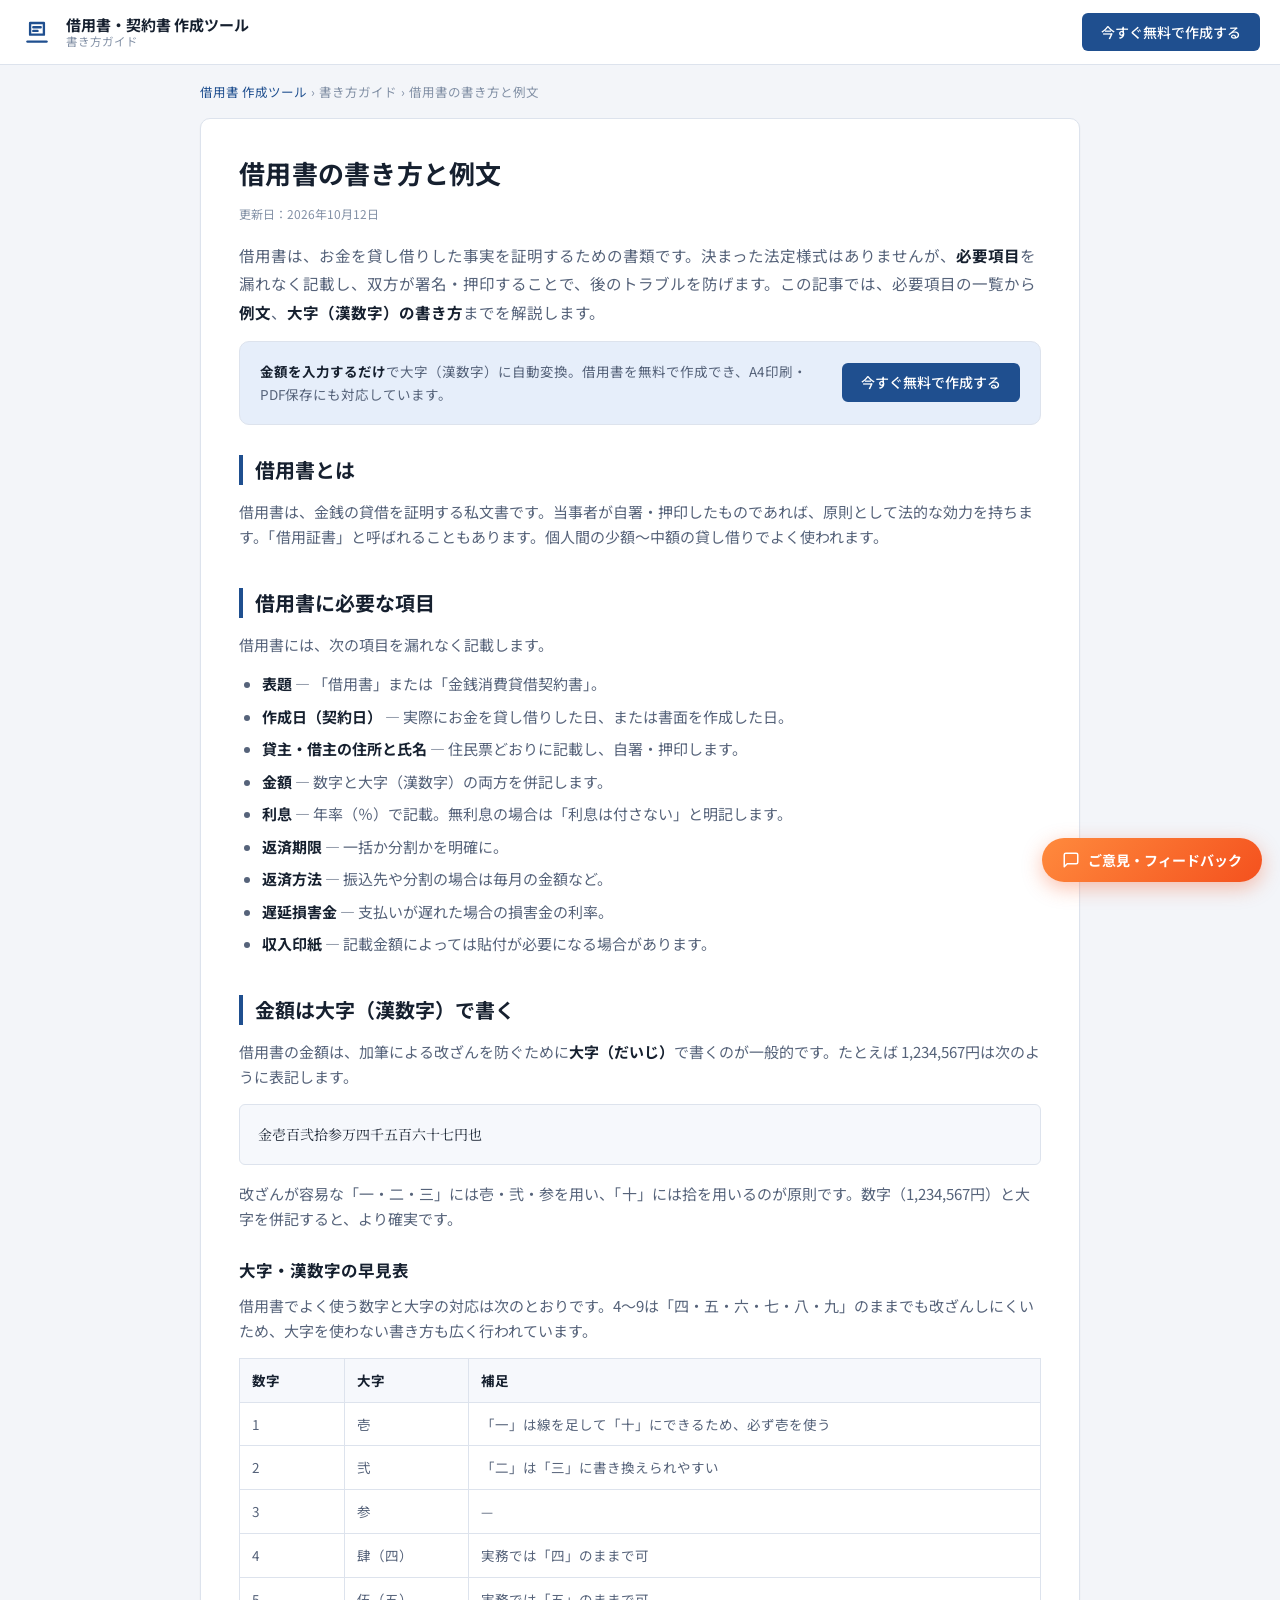
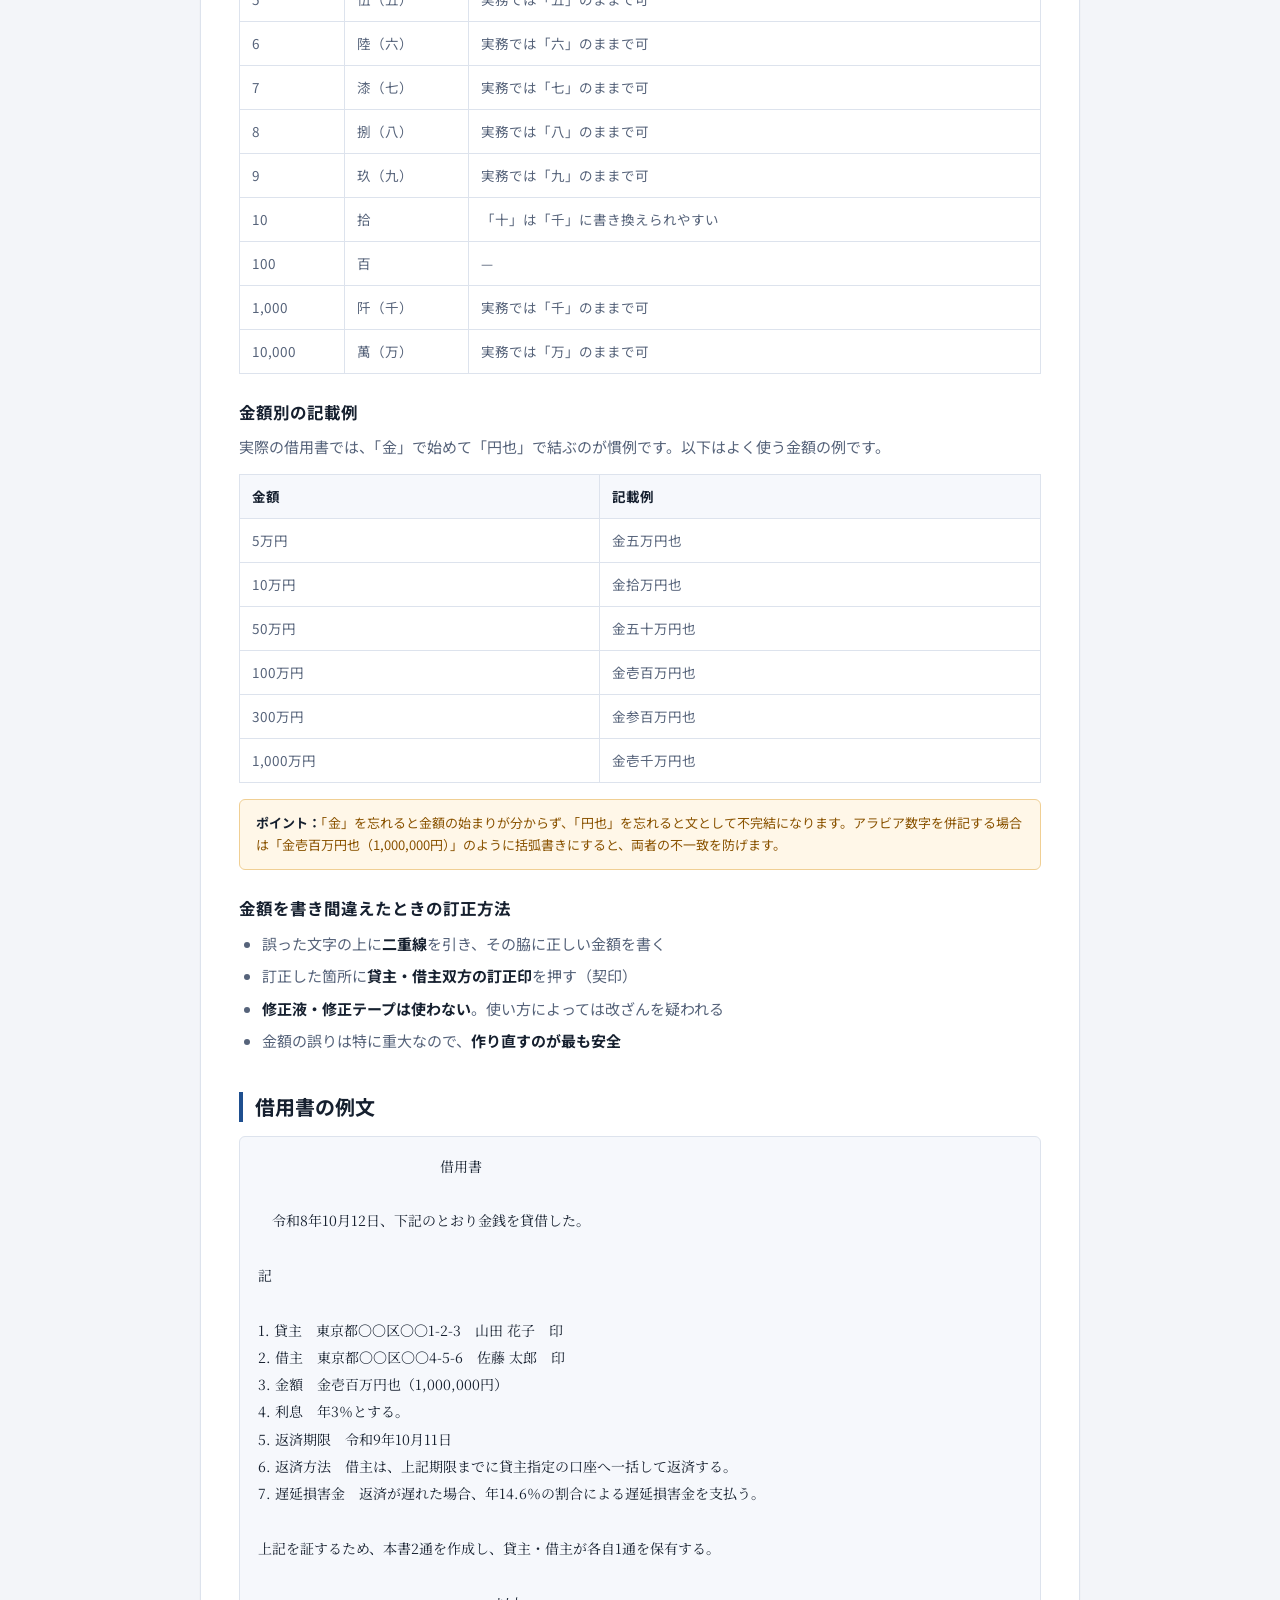
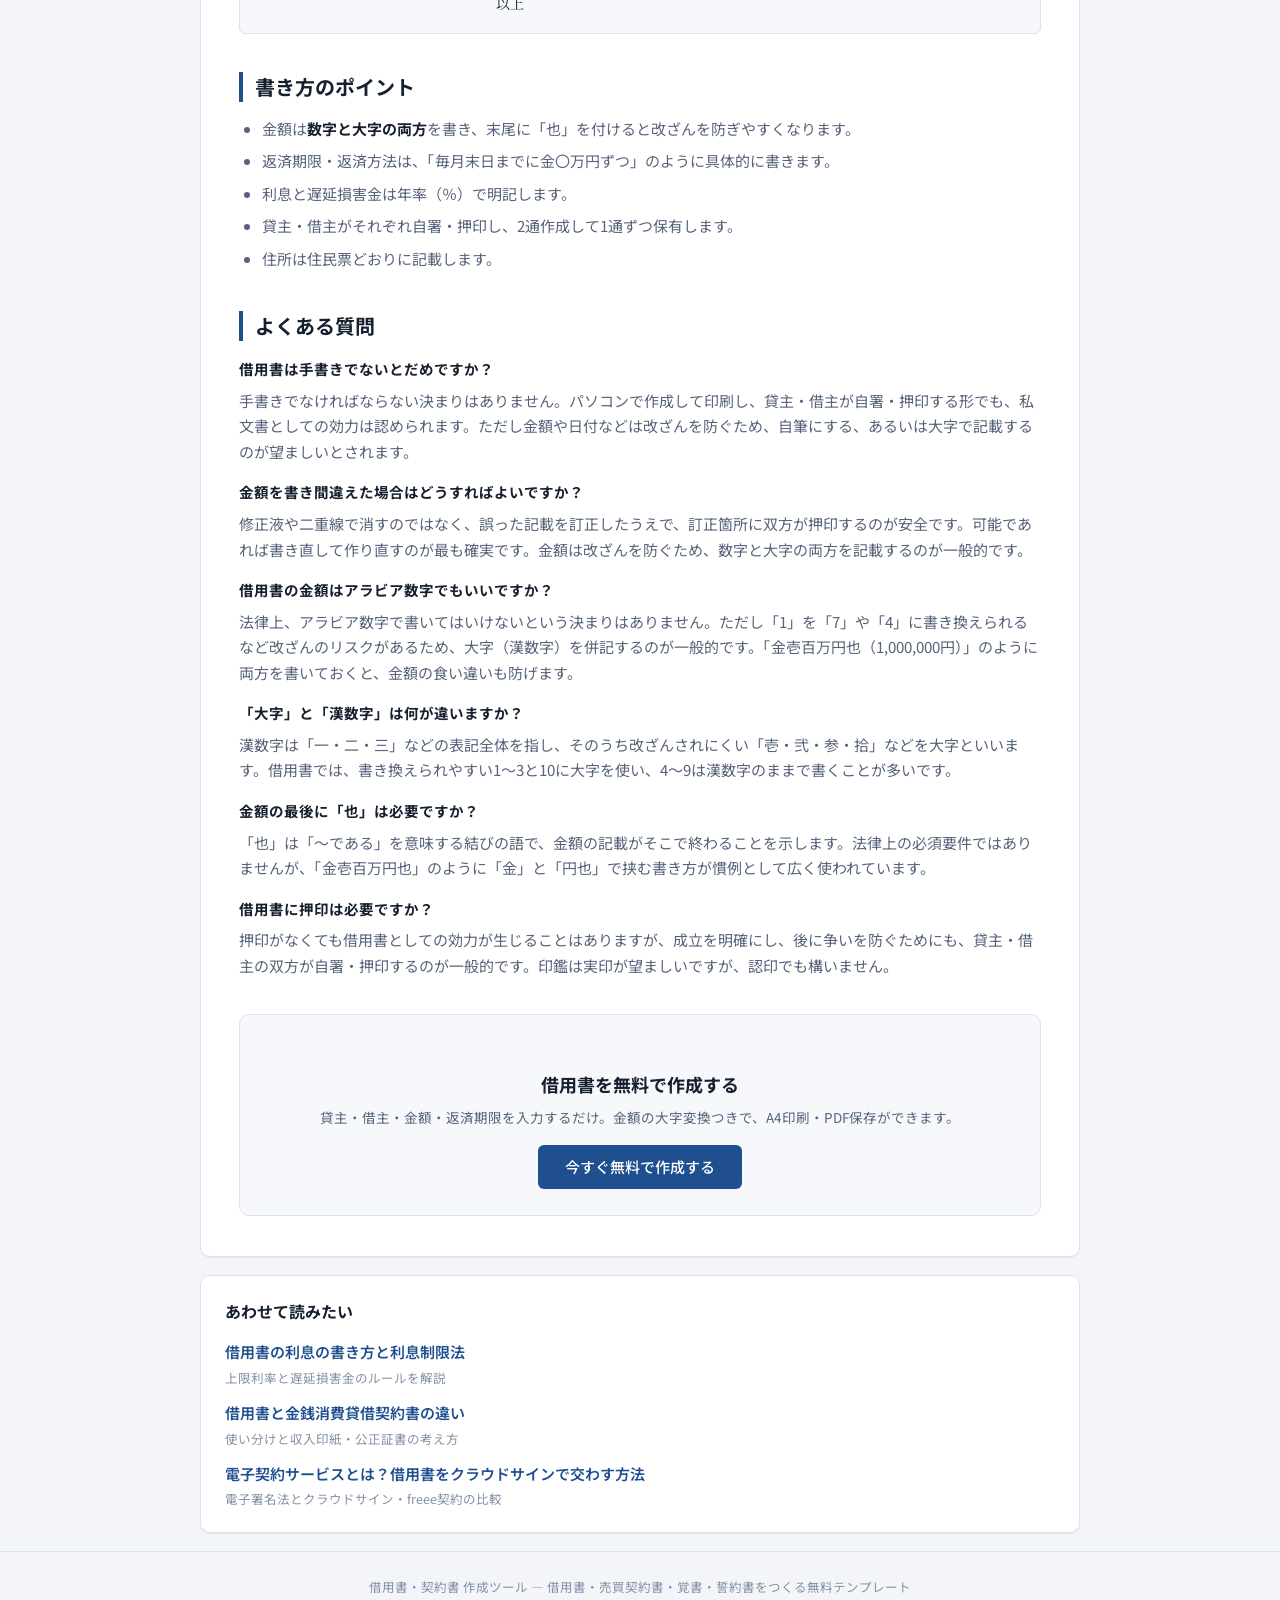
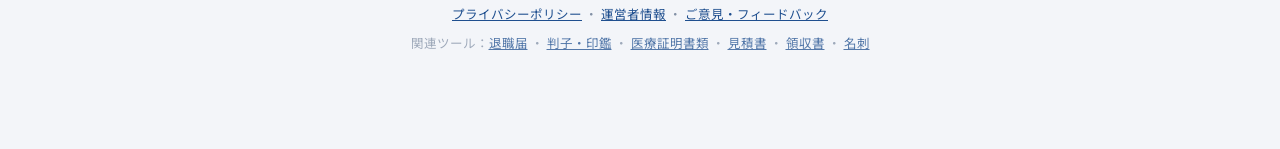
<file: kakikata.html>
<!DOCTYPE html>
<html lang="ja">
<head>
<meta charset="UTF-8">
<meta name="viewport" content="width=device-width, initial-scale=1">
<title>借用書の書き方と例文｜金額の大字（漢数字）早見表と訂正方法</title>
<meta name="description" content="借用書の金額は大字（漢数字）で書きます。1〜10の早見表、金額別の記載例（10万円・100万円・1,000万円）、「円也」の位置、書き間違えたときの訂正方法までまとめました。必要項目と例文つきで解説します。">
<meta name="keywords" content="借用書 書き方,借用書 例文,借用書 テンプレート,借用書 必要性,大字 書き方">
<meta name="robots" content="index, follow">
<link rel="canonical" href="https://www.reveriel.com/shakuyo-contract/kakikata.html">
<meta property="og:type" content="article">
<meta property="og:title" content="借用書の書き方と例文｜必要項目と大字（漢数字）の書き方">
<meta property="og:description" content="借用書の必要項目の一覧と記入例、大字（漢数字）の書き方、押印のマナーを解説します。">
<meta property="og:locale" content="ja_JP">
<meta property="og:url" content="https://www.reveriel.com/shakuyo-contract/kakikata.html">
<meta property="og:image" content="https://www.reveriel.com/shakuyo-contract/og-image.png">
<meta name="twitter:card" content="summary_large_image">
<meta name="twitter:image" content="https://www.reveriel.com/shakuyo-contract/og-image.png">
<link rel="icon" href="data:image/svg+xml,%3Csvg xmlns='http://www.w3.org/2000/svg' viewBox='0 0 32 32'%3E%3Crect width='32' height='32' rx='7' fill='%231f4f8f'/%3E%3Cpath d='M8 23h16M10 8h12v11H10z' stroke='%23ffffff' stroke-width='2.4' fill='none' stroke-linecap='round'/%3E%3C/svg%3E">
<link rel="preconnect" href="https://fonts.googleapis.com">
<link rel="preconnect" href="https://fonts.gstatic.com" crossorigin>
<link href="https://fonts.googleapis.com/css2?family=Noto+Sans+JP:wght@400;500;700&family=Noto+Serif+JP:wght@400;600;700&family=Noto+Sans+SC:wght@400;500;700&display=swap" rel="stylesheet">
<link rel="stylesheet" href="style.css">
<link rel="stylesheet" href="guide.css">
<!-- Cloudflare Web Analytics --><script type='module' src='https://static.cloudflareinsights.com/beacon.min.js' data-cf-beacon='{"token": "6fc01bf3ac5e457ba1bd16b91e5b653e"}'></script><!-- End Cloudflare Web Analytics -->
<script type="application/ld+json">
{
  "@context": "https://schema.org",
  "@graph": [
    {
      "@type": "Article",
      "headline": "借用書の書き方と例文｜必要項目と大字（漢数字）の書き方",
      "description": "借用書の必要項目の一覧と記入例、大字（漢数字）の書き方、押印のマナーを解説します。",
      "inLanguage": "ja",
      "datePublished": "2026-10-12",
      "dateModified": "2026-11-19",
      "author": { "@type": "Organization", "name": "Reveriel" },
      "publisher": { "@type": "Organization", "name": "Reveriel" },
      "mainEntityOfPage": { "@type": "WebPage", "@id": "https://www.reveriel.com/shakuyo-contract/kakikata.html" },
      "image": "https://www.reveriel.com/shakuyo-contract/og-image.png"
    },
    {
      "@type": "FAQPage",
      "mainEntity": [
        {
          "@type": "Question",
          "name": "借用書は手書きでないとだめですか？",
          "acceptedAnswer": {
            "@type": "Answer",
            "text": "手書きでなければならない決まりはありません。パソコンで作成して印刷し、貸主・借主が自署・押印する形でも、私文書としての効力は認められます。ただし金額や日付などは改ざんを防ぐため、自筆にする、あるいは大字で記載するのが望ましいとされます。"
          }
        },
        {
          "@type": "Question",
          "name": "金額を書き間違えた場合はどうすればよいですか？",
          "acceptedAnswer": {
            "@type": "Answer",
            "text": "修正液や二重線で消すのではなく、誤った記載を訂正したうえで、訂正箇所に双方が押印するのが安全です。可能であれば書き直して作り直すのが最も確実です。金額は改ざんを防ぐため、数字と大字の両方を記載するのが一般的です。"
          }
        },
        {
          "@type": "Question",
          "name": "借用書の金額はアラビア数字でもいいですか？",
          "acceptedAnswer": {
            "@type": "Answer",
            "text": "法律上、アラビア数字で書いてはいけないという決まりはありません。ただし改ざんのリスクがあるため、大字（漢数字）を併記するのが一般的です。「金壱百万円也（1,000,000円）」のように両方を書いておくと、金額の食い違いも防げます。"
          }
        },
        {
          "@type": "Question",
          "name": "「大字」と「漢数字」は何が違いますか？",
          "acceptedAnswer": {
            "@type": "Answer",
            "text": "漢数字は「一・二・三」などの表記全体を指し、そのうち改ざんされにくい「壱・弐・参・拾」などを大字といいます。借用書では、書き換えられやすい1〜3と10に大字を使い、4〜9は漢数字のままで書くことが多いです。"
          }
        },
        {
          "@type": "Question",
          "name": "金額の最後に「也」は必要ですか？",
          "acceptedAnswer": {
            "@type": "Answer",
            "text": "「也」は「〜である」を意味する結びの語で、金額の記載がそこで終わることを示します。法律上の必須要件ではありませんが、「金壱百万円也」のように「金」と「円也」で挟む書き方が慣例として広く使われています。"
          }
        },
        {
          "@type": "Question",
          "name": "借用書に押印は必要ですか？",
          "acceptedAnswer": {
            "@type": "Answer",
            "text": "押印がなくても借用書としての効力が生じることはありますが、成立を明確にし、後に争いを防ぐためにも、貸主・借主の双方が自署・押印するのが一般的です。印鑑は実印が望ましいですが、認印でも構いません。"
          }
        }
      ]
    }
  ]
}
</script>
</head>
<body>

<header class="site-header no-print">
  <div class="wrap header-inner">
    <a class="brand" href="https://www.reveriel.com/shakuyo-contract/" style="text-decoration:none;color:inherit;">
      <svg class="brand-mark" viewBox="0 0 32 32" fill="none" stroke="currentColor" stroke-width="2.2" stroke-linecap="round" stroke-linejoin="round" aria-hidden="true">
        <path d="M7 25h18"/><path d="M9.5 7.5h13v11h-13z"/><path d="M12.5 11.5h7M12.5 15h4"/>
      </svg>
      <div class="brand-text">
        <strong>借用書・契約書 作成ツール</strong>
        <span>書き方ガイド</span>
      </div>
    </a>
    <div class="header-actions">
      <a class="btn btn-primary" href="https://www.reveriel.com/shakuyo-contract/">今すぐ無料で作成する</a>
    </div>
  </div>
</header>

<main class="wrap">
  <div class="guide-col">

    <nav class="breadcrumb no-print" aria-label="パンくず">
      <ol>
        <li><a href="https://www.reveriel.com/shakuyo-contract/">借用書 作成ツール</a></li>
        <li>書き方ガイド</li>
        <li aria-current="page">借用書の書き方と例文</li>
      </ol>
    </nav>

    <article class="guide">
      <h1>借用書の書き方と例文</h1>
      <p class="guide-meta">更新日：2026年10月12日</p>
      <p class="guide-lead">
        借用書は、お金を貸し借りした事実を証明するための書類です。決まった法定様式はありませんが、<strong>必要項目</strong>を漏れなく記載し、双方が署名・押印することで、後のトラブルを防げます。この記事では、必要項目の一覧から<strong>例文</strong>、<strong>大字（漢数字）の書き方</strong>までを解説します。
      </p>

      <div class="guide-cta-box">
        <p><strong>金額を入力するだけ</strong>で大字（漢数字）に自動変換。借用書を無料で作成でき、A4印刷・PDF保存にも対応しています。</p>
        <a class="btn btn-primary" href="https://www.reveriel.com/shakuyo-contract/">今すぐ無料で作成する</a>
      </div>

      <h2>借用書とは</h2>
      <p>
        借用書は、金銭の貸借を証明する私文書です。当事者が自署・押印したものであれば、原則として法的な効力を持ちます。「借用証書」と呼ばれることもあります。個人間の少額〜中額の貸し借りでよく使われます。
      </p>

      <h2>借用書に必要な項目</h2>
      <p>借用書には、次の項目を漏れなく記載します。</p>
      <ul>
        <li><strong>表題</strong> — 「借用書」または「金銭消費貸借契約書」。</li>
        <li><strong>作成日（契約日）</strong> — 実際にお金を貸し借りした日、または書面を作成した日。</li>
        <li><strong>貸主・借主の住所と氏名</strong> — 住民票どおりに記載し、自署・押印します。</li>
        <li><strong>金額</strong> — 数字と大字（漢数字）の両方を併記します。</li>
        <li><strong>利息</strong> — 年率（％）で記載。無利息の場合は「利息は付さない」と明記します。</li>
        <li><strong>返済期限</strong> — 一括か分割かを明確に。</li>
        <li><strong>返済方法</strong> — 振込先や分割の場合は毎月の金額など。</li>
        <li><strong>遅延損害金</strong> — 支払いが遅れた場合の損害金の利率。</li>
        <li><strong>収入印紙</strong> — 記載金額によっては貼付が必要になる場合があります。</li>
      </ul>

      <h2>金額は大字（漢数字）で書く</h2>
      <p>
        借用書の金額は、加筆による改ざんを防ぐために<strong>大字（だいじ）</strong>で書くのが一般的です。たとえば 1,234,567円は次のように表記します。
      </p>
      <div class="guide-example">金壱百弐拾参万四千五百六十七円也</div>
      <p>
        改ざんが容易な「一・二・三」には壱・弐・参を用い、「十」には拾を用いるのが原則です。数字（1,234,567円）と大字を併記すると、より確実です。
      </p>

      <h3>大字・漢数字の早見表</h3>
      <p>
        借用書でよく使う数字と大字の対応は次のとおりです。4〜9は「四・五・六・七・八・九」のままでも改ざんしにくいため、大字を使わない書き方も広く行われています。
      </p>
      <table class="guide-table">
        <thead>
          <tr><th>数字</th><th>大字</th><th>補足</th></tr>
        </thead>
        <tbody>
          <tr><td>1</td><td>壱</td><td>「一」は線を足して「十」にできるため、必ず壱を使う</td></tr>
          <tr><td>2</td><td>弐</td><td>「二」は「三」に書き換えられやすい</td></tr>
          <tr><td>3</td><td>参</td><td>—</td></tr>
          <tr><td>4</td><td>肆（四）</td><td>実務では「四」のままで可</td></tr>
          <tr><td>5</td><td>伍（五）</td><td>実務では「五」のままで可</td></tr>
          <tr><td>6</td><td>陸（六）</td><td>実務では「六」のままで可</td></tr>
          <tr><td>7</td><td>漆（七）</td><td>実務では「七」のままで可</td></tr>
          <tr><td>8</td><td>捌（八）</td><td>実務では「八」のままで可</td></tr>
          <tr><td>9</td><td>玖（九）</td><td>実務では「九」のままで可</td></tr>
          <tr><td>10</td><td>拾</td><td>「十」は「千」に書き換えられやすい</td></tr>
          <tr><td>100</td><td>百</td><td>—</td></tr>
          <tr><td>1,000</td><td>阡（千）</td><td>実務では「千」のままで可</td></tr>
          <tr><td>10,000</td><td>萬（万）</td><td>実務では「万」のままで可</td></tr>
        </tbody>
      </table>

      <h3>金額別の記載例</h3>
      <p>
        実際の借用書では、「金」で始めて「円也」で結ぶのが慣例です。以下はよく使う金額の例です。
      </p>
      <table class="guide-table">
        <thead>
          <tr><th>金額</th><th>記載例</th></tr>
        </thead>
        <tbody>
          <tr><td>5万円</td><td>金五万円也</td></tr>
          <tr><td>10万円</td><td>金拾万円也</td></tr>
          <tr><td>50万円</td><td>金五十万円也</td></tr>
          <tr><td>100万円</td><td>金壱百万円也</td></tr>
          <tr><td>300万円</td><td>金参百万円也</td></tr>
          <tr><td>1,000万円</td><td>金壱千万円也</td></tr>
        </tbody>
      </table>
      <div class="guide-note">
        <strong>ポイント：</strong>「金」を忘れると金額の始まりが分からず、「円也」を忘れると文として不完結になります。アラビア数字を併記する場合は「金壱百万円也（1,000,000円）」のように括弧書きにすると、両者の不一致を防げます。
      </div>

      <h3>金額を書き間違えたときの訂正方法</h3>
      <ul>
        <li>誤った文字の上に<strong>二重線</strong>を引き、その脇に正しい金額を書く</li>
        <li>訂正した箇所に<strong>貸主・借主双方の訂正印</strong>を押す（契印）</li>
        <li><strong>修正液・修正テープは使わない</strong>。使い方によっては改ざんを疑われる</li>
        <li>金額の誤りは特に重大なので、<strong>作り直すのが最も安全</strong></li>
      </ul>

      <h2>借用書の例文</h2>
      <div class="guide-example">　　　　　　　　　　　　　借用書

　令和8年10月12日、下記のとおり金銭を貸借した。

記

1. 貸主　東京都〇〇区〇〇1-2-3　山田 花子　印
2. 借主　東京都〇〇区〇〇4-5-6　佐藤 太郎　印
3. 金額　金壱百万円也（1,000,000円）
4. 利息　年3％とする。
5. 返済期限　令和9年10月11日
6. 返済方法　借主は、上記期限までに貸主指定の口座へ一括して返済する。
7. 遅延損害金　返済が遅れた場合、年14.6％の割合による遅延損害金を支払う。

上記を証するため、本書2通を作成し、貸主・借主が各自1通を保有する。

　　　　　　　　　　　　　　　　　以上</div>

      <h2>書き方のポイント</h2>
      <ul>
        <li>金額は<strong>数字と大字の両方</strong>を書き、末尾に「也」を付けると改ざんを防ぎやすくなります。</li>
        <li>返済期限・返済方法は、「毎月末日までに金〇万円ずつ」のように具体的に書きます。</li>
        <li>利息と遅延損害金は年率（％）で明記します。</li>
        <li>貸主・借主がそれぞれ自署・押印し、2通作成して1通ずつ保有します。</li>
        <li>住所は住民票どおりに記載します。</li>
      </ul>

      <section class="guide-faq" aria-labelledby="faqTitle">
        <h2 id="faqTitle">よくある質問</h2>
        <dl>
          <dt>借用書は手書きでないとだめですか？</dt>
          <dd>手書きでなければならない決まりはありません。パソコンで作成して印刷し、貸主・借主が自署・押印する形でも、私文書としての効力は認められます。ただし金額や日付などは改ざんを防ぐため、自筆にする、あるいは大字で記載するのが望ましいとされます。</dd>

          <dt>金額を書き間違えた場合はどうすればよいですか？</dt>
          <dd>修正液や二重線で消すのではなく、誤った記載を訂正したうえで、訂正箇所に双方が押印するのが安全です。可能であれば書き直して作り直すのが最も確実です。金額は改ざんを防ぐため、数字と大字の両方を記載するのが一般的です。</dd>

          <dt>借用書の金額はアラビア数字でもいいですか？</dt>
          <dd>法律上、アラビア数字で書いてはいけないという決まりはありません。ただし「1」を「7」や「4」に書き換えられるなど改ざんのリスクがあるため、大字（漢数字）を併記するのが一般的です。「金壱百万円也（1,000,000円）」のように両方を書いておくと、金額の食い違いも防げます。</dd>

          <dt>「大字」と「漢数字」は何が違いますか？</dt>
          <dd>漢数字は「一・二・三」などの表記全体を指し、そのうち改ざんされにくい「壱・弐・参・拾」などを大字といいます。借用書では、書き換えられやすい1〜3と10に大字を使い、4〜9は漢数字のままで書くことが多いです。</dd>

          <dt>金額の最後に「也」は必要ですか？</dt>
          <dd>「也」は「〜である」を意味する結びの語で、金額の記載がそこで終わることを示します。法律上の必須要件ではありませんが、「金壱百万円也」のように「金」と「円也」で挟む書き方が慣例として広く使われています。</dd>

          <dt>借用書に押印は必要ですか？</dt>
          <dd>押印がなくても借用書としての効力が生じることはありますが、成立を明確にし、後に争いを防ぐためにも、貸主・借主の双方が自署・押印するのが一般的です。印鑑は実印が望ましいですが、認印でも構いません。</dd>
        </dl>
      </section>

      <div class="guide-cta-foot">
        <h2>借用書を無料で作成する</h2>
        <p>貸主・借主・金額・返済期限を入力するだけ。金額の大字変換つきで、A4印刷・PDF保存ができます。</p>
        <a class="btn btn-primary" href="https://www.reveriel.com/shakuyo-contract/">今すぐ無料で作成する</a>
      </div>
    </article>

    <section class="guide-related no-print" aria-labelledby="relTitle">
      <h2 id="relTitle">あわせて読みたい</h2>
      <ul>
        <li><a href="risoku.html">借用書の利息の書き方と利息制限法<span class="rel-desc">上限利率と遅延損害金のルールを解説</span></a></li>
        <li><a href="kinsen-shohitai.html">借用書と金銭消費貸借契約書の違い<span class="rel-desc">使い分けと収入印紙・公正証書の考え方</span></a></li>
        <li><a href="denshi-keiyaku.html">電子契約サービスとは？借用書をクラウドサインで交わす方法<span class="rel-desc">電子署名法とクラウドサイン・freee契約の比較</span></a></li>
      </ul>
    </section>

  </div>
</main>

<footer class="site-footer no-print">
  <div class="wrap">
    <p>借用書・契約書 作成ツール — 借用書・売買契約書・覚書・誓約書をつくる無料テンプレート</p>
    <p><a href="privacy.html">プライバシーポリシー</a> ・ <a href="company.html">運営者情報</a> ・ <a href="https://docs.google.com/forms/d/e/1FAIpQLSfHGUfgAlViT3TFiVtJi_EpJ4ioUpd9oGyaJ7rehEV-gBH_PA/viewform?usp=pp_url&amp;entry.1745177199=%E5%80%9F%E7%94%A8%E6%9B%B8" target="_blank" rel="noopener">ご意見・フィードバック</a></p>
    <p style="margin-top:8px;font-size:12.5px;opacity:.75;">関連ツール：<a href="https://www.reveriel.com/taishoku-form/">退職届</a> ・ <a href="https://www.reveriel.com/hanko-generator/">判子・印鑑</a> ・ <a href="https://www.reveriel.com/iryo-shomei-pdf/">医療証明書類</a> ・ <a href="https://www.reveriel.com/mitsumori-pdf/">見積書</a> ・ <a href="https://www.reveriel.com/ryoshusho-pdf/">領収書</a> ・ <a href="https://www.reveriel.com/meishi-generator/">名刺</a></p>
  </div>
</footer>

<!-- フィードバックFAB（右下固定） -->
<a href="https://docs.google.com/forms/d/e/1FAIpQLSfHGUfgAlViT3TFiVtJi_EpJ4ioUpd9oGyaJ7rehEV-gBH_PA/viewform?usp=pp_url&amp;entry.1745177199=%E5%80%9F%E7%94%A8%E6%9B%B8" target="_blank" rel="noopener" class="feedback-fab" aria-label="ご意見・フィードバックを送る">
  <svg viewBox="0 0 24 24" fill="none" stroke="currentColor" stroke-width="2" stroke-linecap="round" stroke-linejoin="round" aria-hidden="true"><path d="M21 15a2 2 0 0 1-2 2H7l-4 4V5a2 2 0 0 1 2-2h14a2 2 0 0 1 2 2z"/></svg>
  <span>ご意見・フィードバック</span>
</a>
</body>
</html>
</file>
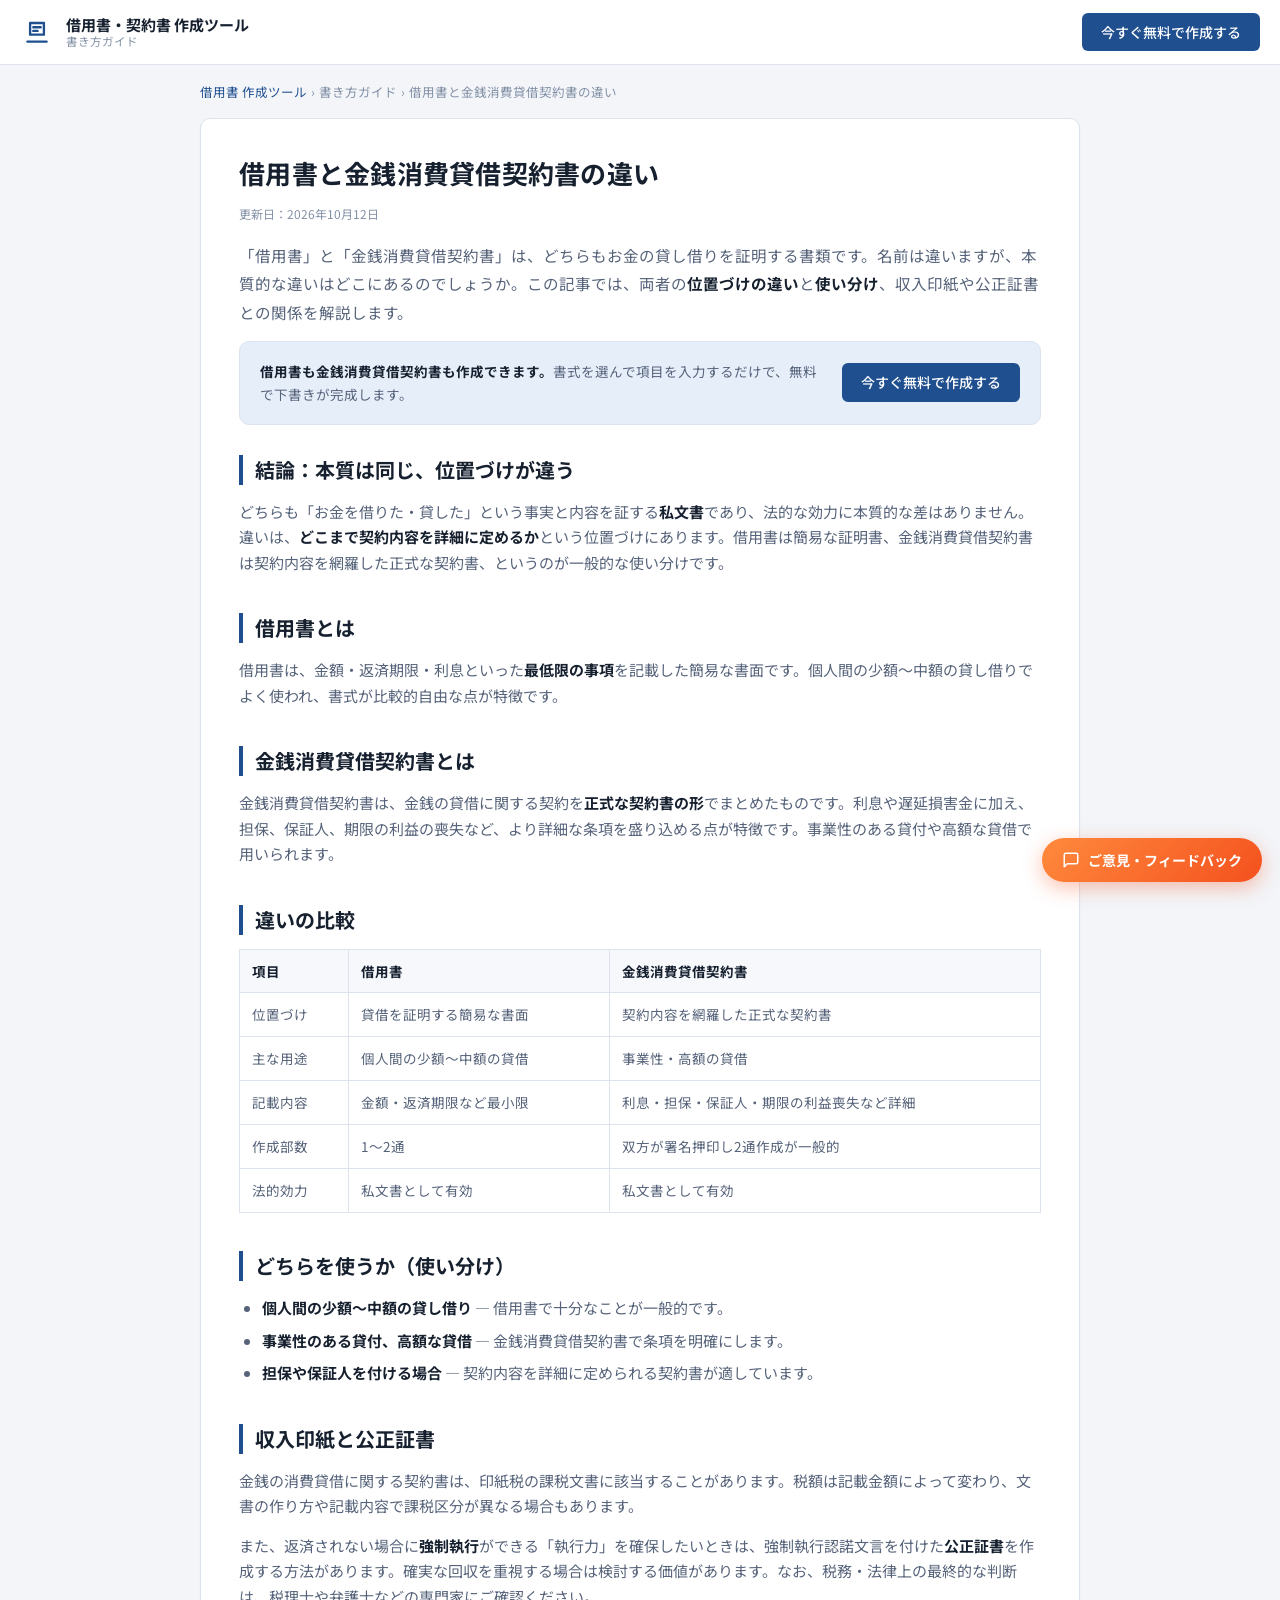
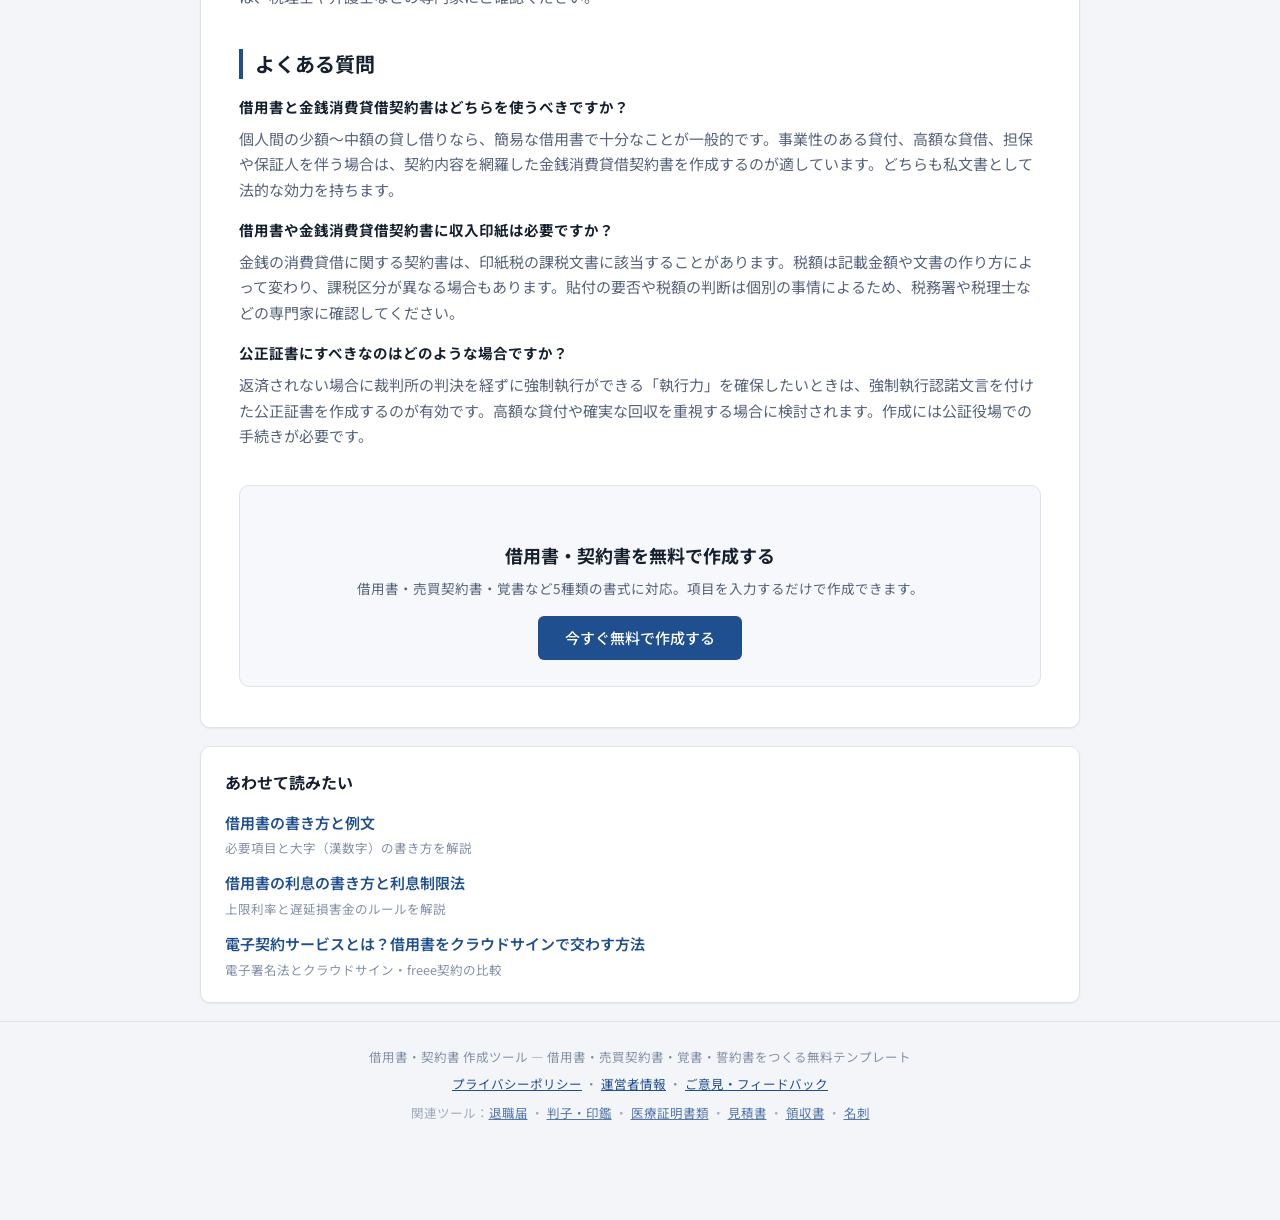
<file: kinsen-shohitai.html>
<!DOCTYPE html>
<html lang="ja">
<head>
<meta charset="UTF-8">
<meta name="viewport" content="width=device-width, initial-scale=1">
<title>借用書と金銭消費貸借契約書の違い｜使い分けをわかりやすく解説</title>
<meta name="description" content="借用書と金銭消費貸借契約書の違いを解説。名称・記載内容・法的な位置づけの違い、どちらを使うべきかの判断基準、収入印紙や公正証書との関係までまとめました。無料テンプレートで作成できます。">
<meta name="keywords" content="借用書 金銭消費貸借契約書 違い,金銭消費貸借契約書 書き方,借用書 契約書 使い分け">
<meta name="robots" content="index, follow">
<link rel="canonical" href="https://www.reveriel.com/shakuyo-contract/kinsen-shohitai.html">
<meta property="og:type" content="article">
<meta property="og:title" content="借用書と金銭消費貸借契約書の違い｜使い分けをわかりやすく解説">
<meta property="og:description" content="借用書と金銭消費貸借契約書の違いと使い分け、収入印紙・公正証書との関係を解説します。">
<meta property="og:locale" content="ja_JP">
<meta property="og:url" content="https://www.reveriel.com/shakuyo-contract/kinsen-shohitai.html">
<meta property="og:image" content="https://www.reveriel.com/shakuyo-contract/og-image.png">
<meta name="twitter:card" content="summary_large_image">
<meta name="twitter:image" content="https://www.reveriel.com/shakuyo-contract/og-image.png">
<link rel="icon" href="data:image/svg+xml,%3Csvg xmlns='http://www.w3.org/2000/svg' viewBox='0 0 32 32'%3E%3Crect width='32' height='32' rx='7' fill='%231f4f8f'/%3E%3Cpath d='M8 23h16M10 8h12v11H10z' stroke='%23ffffff' stroke-width='2.4' fill='none' stroke-linecap='round'/%3E%3C/svg%3E">
<link rel="preconnect" href="https://fonts.googleapis.com">
<link rel="preconnect" href="https://fonts.gstatic.com" crossorigin>
<link href="https://fonts.googleapis.com/css2?family=Noto+Sans+JP:wght@400;500;700&family=Noto+Serif+JP:wght@400;600;700&family=Noto+Sans+SC:wght@400;500;700&display=swap" rel="stylesheet">
<link rel="stylesheet" href="style.css">
<link rel="stylesheet" href="guide.css">
<!-- Cloudflare Web Analytics --><script type='module' src='https://static.cloudflareinsights.com/beacon.min.js' data-cf-beacon='{"token": "6fc01bf3ac5e457ba1bd16b91e5b653e"}'></script><!-- End Cloudflare Web Analytics -->
<script type="application/ld+json">
{
  "@context": "https://schema.org",
  "@graph": [
    {
      "@type": "Article",
      "headline": "借用書と金銭消費貸借契約書の違い｜使い分けをわかりやすく解説",
      "description": "借用書と金銭消費貸借契約書の違いと使い分け、収入印紙・公正証書との関係を解説します。",
      "inLanguage": "ja",
      "datePublished": "2026-10-12",
      "dateModified": "2026-10-12",
      "author": { "@type": "Organization", "name": "Reveriel" },
      "publisher": { "@type": "Organization", "name": "Reveriel" },
      "mainEntityOfPage": { "@type": "WebPage", "@id": "https://www.reveriel.com/shakuyo-contract/kinsen-shohitai.html" },
      "image": "https://www.reveriel.com/shakuyo-contract/og-image.png"
    },
    {
      "@type": "FAQPage",
      "mainEntity": [
        {
          "@type": "Question",
          "name": "借用書と金銭消費貸借契約書はどちらを使うべきですか？",
          "acceptedAnswer": {
            "@type": "Answer",
            "text": "個人間の少額〜中額の貸し借りなら、簡易な借用書で十分なことが一般的です。事業性のある貸付、高額な貸借、担保や保証人を伴う場合は、契約内容を網羅した金銭消費貸借契約書を作成するのが適しています。どちらも私文書として法的な効力を持ちます。"
          }
        },
        {
          "@type": "Question",
          "name": "借用書や金銭消費貸借契約書に収入印紙は必要ですか？",
          "acceptedAnswer": {
            "@type": "Answer",
            "text": "金銭の消費貸借に関する契約書は、印紙税の課税文書に該当することがあります。税額は記載金額や文書の作り方によって変わり、課税区分が異なる場合もあります。貼付の要否や税額の判断は個別の事情によるため、税務署や税理士などの専門家に確認してください。"
          }
        },
        {
          "@type": "Question",
          "name": "公正証書にすべきなのはどのような場合ですか？",
          "acceptedAnswer": {
            "@type": "Answer",
            "text": "返済されない場合に裁判所の判決を経ずに強制執行ができる「執行力」を確保したいときは、強制執行認諾文言を付けた公正証書を作成するのが有効です。高額な貸付や確実な回収を重視する場合に検討されます。作成には公証役場での手続きが必要です。"
          }
        }
      ]
    }
  ]
}
</script>
</head>
<body>

<header class="site-header no-print">
  <div class="wrap header-inner">
    <a class="brand" href="https://www.reveriel.com/shakuyo-contract/" style="text-decoration:none;color:inherit;">
      <svg class="brand-mark" viewBox="0 0 32 32" fill="none" stroke="currentColor" stroke-width="2.2" stroke-linecap="round" stroke-linejoin="round" aria-hidden="true">
        <path d="M7 25h18"/><path d="M9.5 7.5h13v11h-13z"/><path d="M12.5 11.5h7M12.5 15h4"/>
      </svg>
      <div class="brand-text">
        <strong>借用書・契約書 作成ツール</strong>
        <span>書き方ガイド</span>
      </div>
    </a>
    <div class="header-actions">
      <a class="btn btn-primary" href="https://www.reveriel.com/shakuyo-contract/">今すぐ無料で作成する</a>
    </div>
  </div>
</header>

<main class="wrap">
  <div class="guide-col">

    <nav class="breadcrumb no-print" aria-label="パンくず">
      <ol>
        <li><a href="https://www.reveriel.com/shakuyo-contract/">借用書 作成ツール</a></li>
        <li>書き方ガイド</li>
        <li aria-current="page">借用書と金銭消費貸借契約書の違い</li>
      </ol>
    </nav>

    <article class="guide">
      <h1>借用書と金銭消費貸借契約書の違い</h1>
      <p class="guide-meta">更新日：2026年10月12日</p>
      <p class="guide-lead">
        「借用書」と「金銭消費貸借契約書」は、どちらもお金の貸し借りを証明する書類です。名前は違いますが、本質的な違いはどこにあるのでしょうか。この記事では、両者の<strong>位置づけの違い</strong>と<strong>使い分け</strong>、収入印紙や公正証書との関係を解説します。
      </p>

      <div class="guide-cta-box">
        <p><strong>借用書も金銭消費貸借契約書も作成できます。</strong>書式を選んで項目を入力するだけで、無料で下書きが完成します。</p>
        <a class="btn btn-primary" href="https://www.reveriel.com/shakuyo-contract/">今すぐ無料で作成する</a>
      </div>

      <h2>結論：本質は同じ、位置づけが違う</h2>
      <p>
        どちらも「お金を借りた・貸した」という事実と内容を証する<strong>私文書</strong>であり、法的な効力に本質的な差はありません。違いは、<strong>どこまで契約内容を詳細に定めるか</strong>という位置づけにあります。借用書は簡易な証明書、金銭消費貸借契約書は契約内容を網羅した正式な契約書、というのが一般的な使い分けです。
      </p>

      <h2>借用書とは</h2>
      <p>
        借用書は、金額・返済期限・利息といった<strong>最低限の事項</strong>を記載した簡易な書面です。個人間の少額〜中額の貸し借りでよく使われ、書式が比較的自由な点が特徴です。
      </p>

      <h2>金銭消費貸借契約書とは</h2>
      <p>
        金銭消費貸借契約書は、金銭の貸借に関する契約を<strong>正式な契約書の形</strong>でまとめたものです。利息や遅延損害金に加え、担保、保証人、期限の利益の喪失など、より詳細な条項を盛り込める点が特徴です。事業性のある貸付や高額な貸借で用いられます。
      </p>

      <h2>違いの比較</h2>
      <table class="guide-table">
        <thead>
          <tr><th>項目</th><th>借用書</th><th>金銭消費貸借契約書</th></tr>
        </thead>
        <tbody>
          <tr><td>位置づけ</td><td>貸借を証明する簡易な書面</td><td>契約内容を網羅した正式な契約書</td></tr>
          <tr><td>主な用途</td><td>個人間の少額〜中額の貸借</td><td>事業性・高額の貸借</td></tr>
          <tr><td>記載内容</td><td>金額・返済期限など最小限</td><td>利息・担保・保証人・期限の利益喪失など詳細</td></tr>
          <tr><td>作成部数</td><td>1〜2通</td><td>双方が署名押印し2通作成が一般的</td></tr>
          <tr><td>法的効力</td><td>私文書として有効</td><td>私文書として有効</td></tr>
        </tbody>
      </table>

      <h2>どちらを使うか（使い分け）</h2>
      <ul>
        <li><strong>個人間の少額〜中額の貸し借り</strong> — 借用書で十分なことが一般的です。</li>
        <li><strong>事業性のある貸付、高額な貸借</strong> — 金銭消費貸借契約書で条項を明確にします。</li>
        <li><strong>担保や保証人を付ける場合</strong> — 契約内容を詳細に定められる契約書が適しています。</li>
      </ul>

      <h2>収入印紙と公正証書</h2>
      <p>
        金銭の消費貸借に関する契約書は、印紙税の課税文書に該当することがあります。税額は記載金額によって変わり、文書の作り方や記載内容で課税区分が異なる場合もあります。
      </p>
      <p>
        また、返済されない場合に<strong>強制執行</strong>ができる「執行力」を確保したいときは、強制執行認諾文言を付けた<strong>公正証書</strong>を作成する方法があります。確実な回収を重視する場合は検討する価値があります。なお、税務・法律上の最終的な判断は、税理士や弁護士などの専門家にご確認ください。
      </p>

      <section class="guide-faq" aria-labelledby="faqTitle">
        <h2 id="faqTitle">よくある質問</h2>
        <dl>
          <dt>借用書と金銭消費貸借契約書はどちらを使うべきですか？</dt>
          <dd>個人間の少額〜中額の貸し借りなら、簡易な借用書で十分なことが一般的です。事業性のある貸付、高額な貸借、担保や保証人を伴う場合は、契約内容を網羅した金銭消費貸借契約書を作成するのが適しています。どちらも私文書として法的な効力を持ちます。</dd>

          <dt>借用書や金銭消費貸借契約書に収入印紙は必要ですか？</dt>
          <dd>金銭の消費貸借に関する契約書は、印紙税の課税文書に該当することがあります。税額は記載金額や文書の作り方によって変わり、課税区分が異なる場合もあります。貼付の要否や税額の判断は個別の事情によるため、税務署や税理士などの専門家に確認してください。</dd>

          <dt>公正証書にすべきなのはどのような場合ですか？</dt>
          <dd>返済されない場合に裁判所の判決を経ずに強制執行ができる「執行力」を確保したいときは、強制執行認諾文言を付けた公正証書を作成するのが有効です。高額な貸付や確実な回収を重視する場合に検討されます。作成には公証役場での手続きが必要です。</dd>
        </dl>
      </section>

      <div class="guide-cta-foot">
        <h2>借用書・契約書を無料で作成する</h2>
        <p>借用書・売買契約書・覚書など5種類の書式に対応。項目を入力するだけで作成できます。</p>
        <a class="btn btn-primary" href="https://www.reveriel.com/shakuyo-contract/">今すぐ無料で作成する</a>
      </div>
    </article>

    <section class="guide-related no-print" aria-labelledby="relTitle">
      <h2 id="relTitle">あわせて読みたい</h2>
      <ul>
        <li><a href="kakikata.html">借用書の書き方と例文<span class="rel-desc">必要項目と大字（漢数字）の書き方を解説</span></a></li>
        <li><a href="risoku.html">借用書の利息の書き方と利息制限法<span class="rel-desc">上限利率と遅延損害金のルールを解説</span></a></li>
        <li><a href="denshi-keiyaku.html">電子契約サービスとは？借用書をクラウドサインで交わす方法<span class="rel-desc">電子署名法とクラウドサイン・freee契約の比較</span></a></li>
      </ul>
    </section>

  </div>
</main>

<footer class="site-footer no-print">
  <div class="wrap">
    <p>借用書・契約書 作成ツール — 借用書・売買契約書・覚書・誓約書をつくる無料テンプレート</p>
    <p><a href="privacy.html">プライバシーポリシー</a> ・ <a href="company.html">運営者情報</a> ・ <a href="https://docs.google.com/forms/d/e/1FAIpQLSfHGUfgAlViT3TFiVtJi_EpJ4ioUpd9oGyaJ7rehEV-gBH_PA/viewform?usp=pp_url&amp;entry.1745177199=%E5%80%9F%E7%94%A8%E6%9B%B8" target="_blank" rel="noopener">ご意見・フィードバック</a></p>
    <p style="margin-top:8px;font-size:12.5px;opacity:.75;">関連ツール：<a href="https://www.reveriel.com/taishoku-form/">退職届</a> ・ <a href="https://www.reveriel.com/hanko-generator/">判子・印鑑</a> ・ <a href="https://www.reveriel.com/iryo-shomei-pdf/">医療証明書類</a> ・ <a href="https://www.reveriel.com/mitsumori-pdf/">見積書</a> ・ <a href="https://www.reveriel.com/ryoshusho-pdf/">領収書</a> ・ <a href="https://www.reveriel.com/meishi-generator/">名刺</a></p>
  </div>
</footer>

<!-- フィードバックFAB（右下固定） -->
<a href="https://docs.google.com/forms/d/e/1FAIpQLSfHGUfgAlViT3TFiVtJi_EpJ4ioUpd9oGyaJ7rehEV-gBH_PA/viewform?usp=pp_url&amp;entry.1745177199=%E5%80%9F%E7%94%A8%E6%9B%B8" target="_blank" rel="noopener" class="feedback-fab" aria-label="ご意見・フィードバックを送る">
  <svg viewBox="0 0 24 24" fill="none" stroke="currentColor" stroke-width="2" stroke-linecap="round" stroke-linejoin="round" aria-hidden="true"><path d="M21 15a2 2 0 0 1-2 2H7l-4 4V5a2 2 0 0 1 2-2h14a2 2 0 0 1 2 2z"/></svg>
  <span>ご意見・フィードバック</span>
</a>
</body>
</html>
</file>
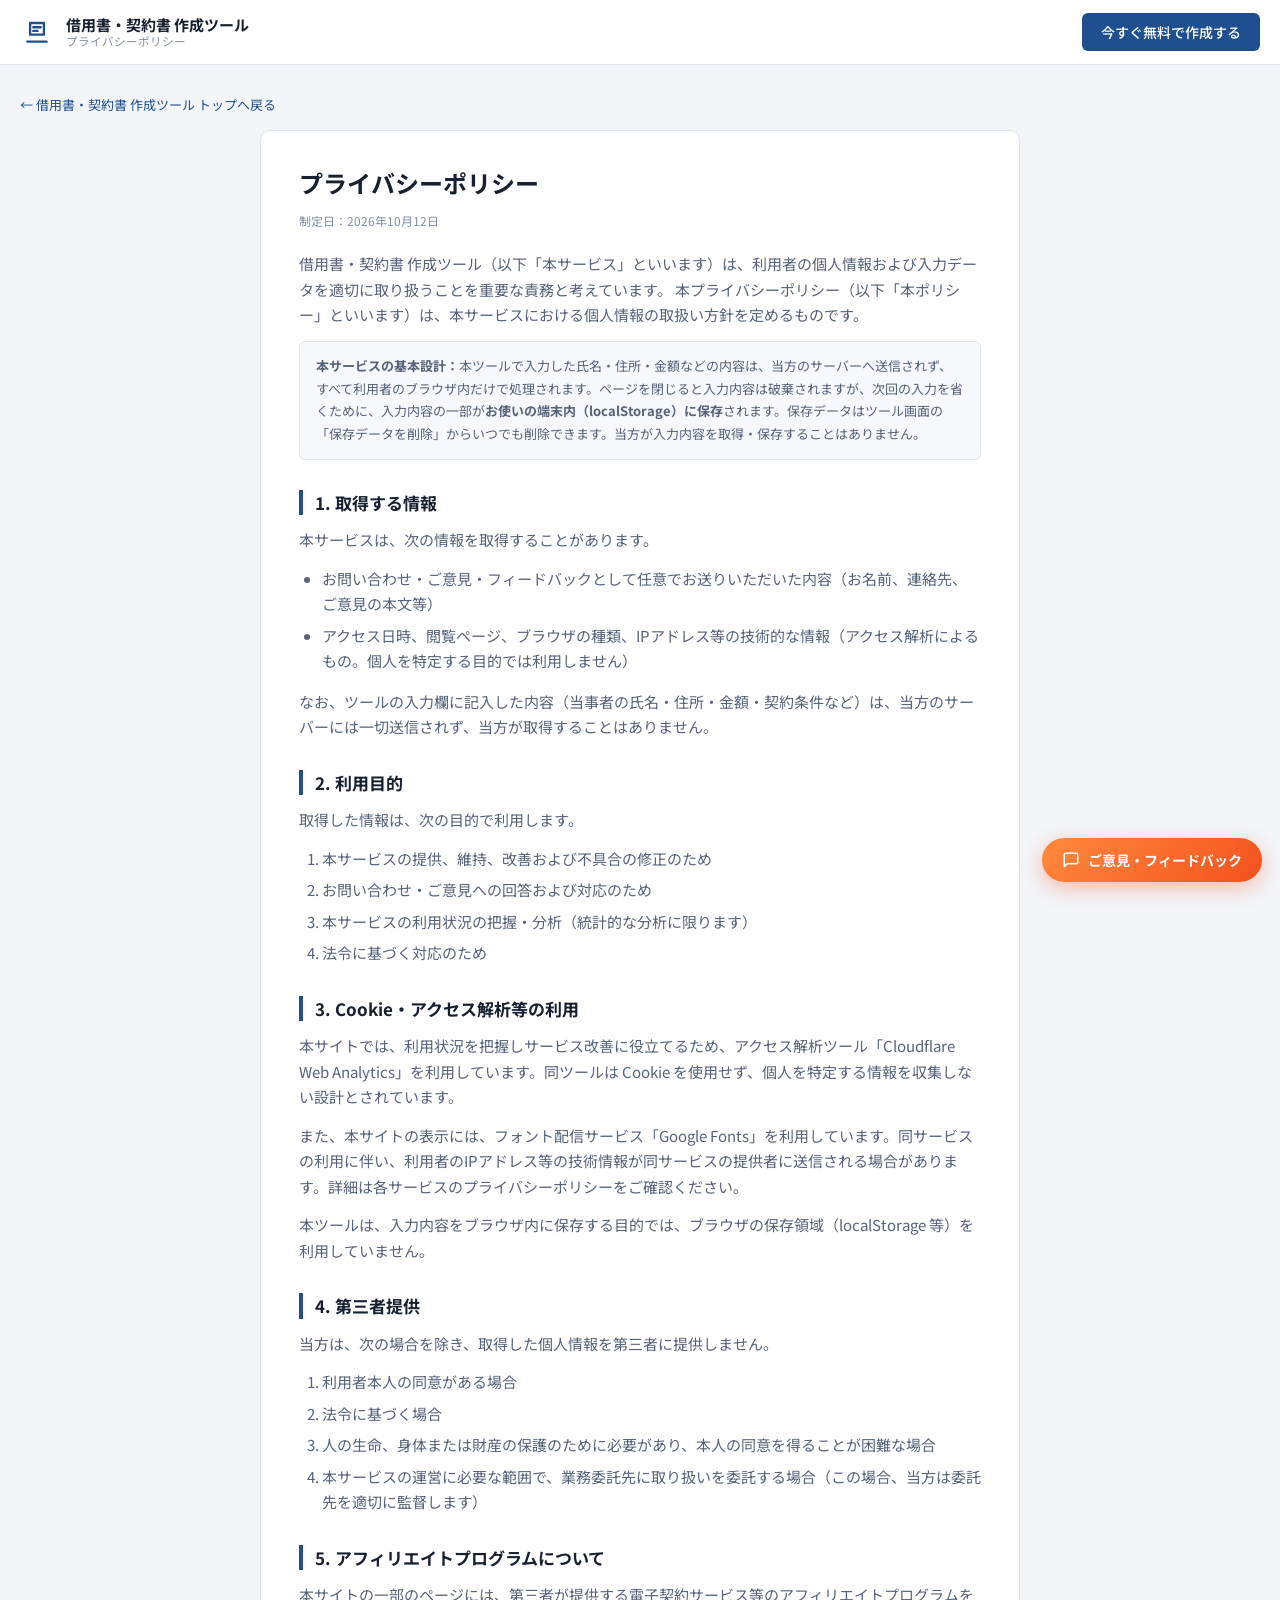
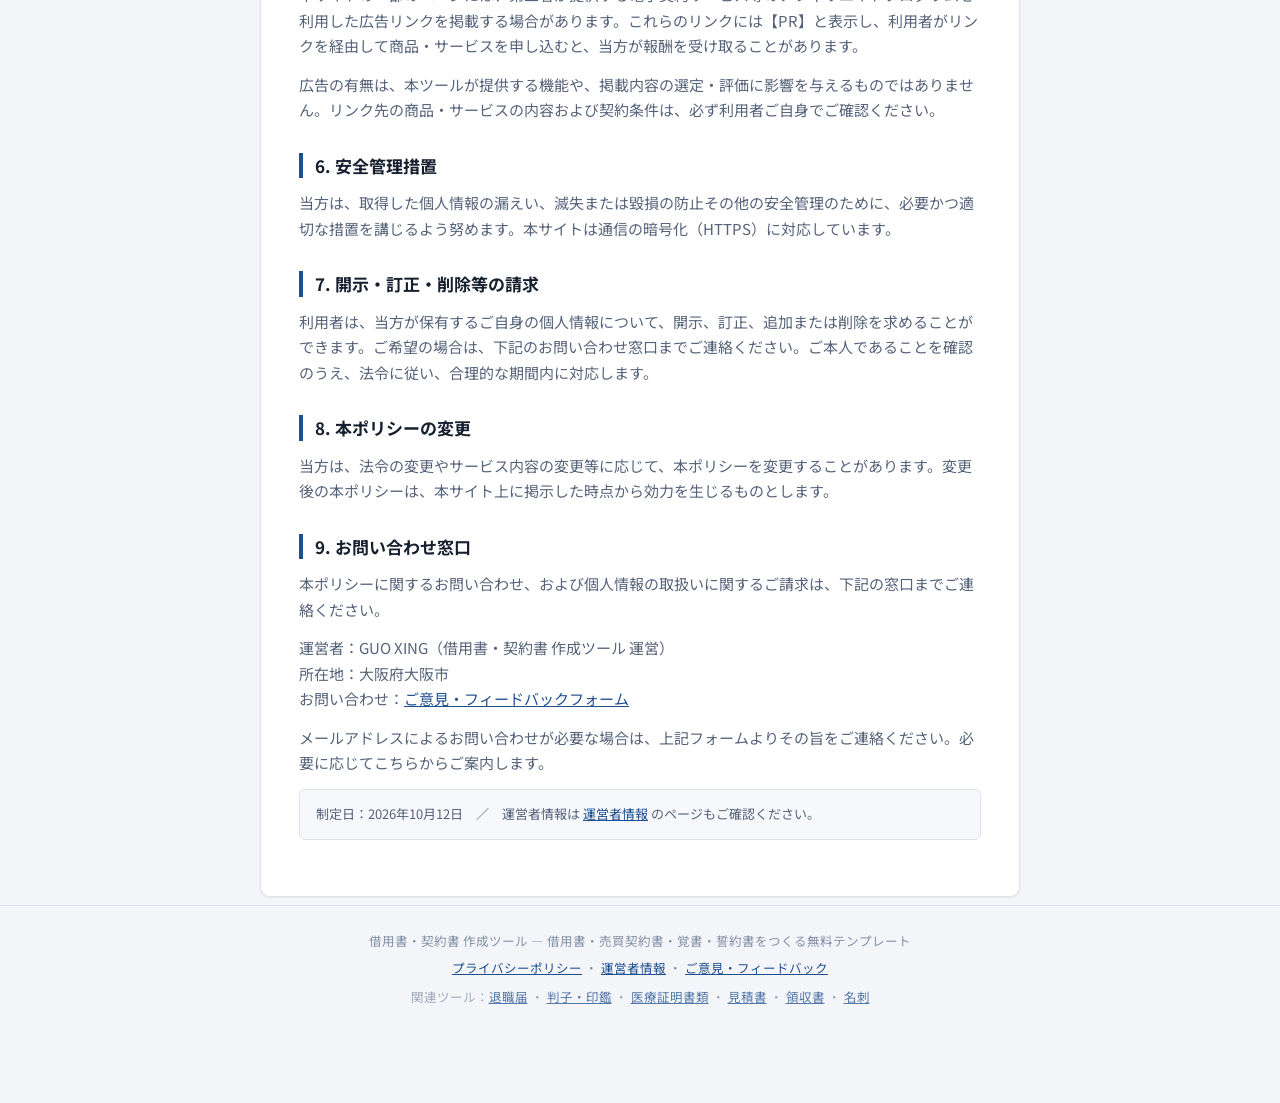
<file: privacy.html>
<!DOCTYPE html>
<html lang="ja">
<head>
<meta charset="UTF-8">
<meta name="viewport" content="width=device-width, initial-scale=1">
<title>プライバシーポリシー｜借用書・契約書 作成ツール</title>
<meta name="description" content="借用書・契約書 作成ツールにおける個人情報の取扱い方針（プライバシーポリシー）です。入力データはブラウザ内のみで処理され送信されません。取得する情報、利用目的、Cookie・外部サービス、第三者提供、お問い合わせ窓口について定めます。">
<meta name="robots" content="index, follow">
<link rel="canonical" href="https://www.reveriel.com/shakuyo-contract/privacy.html">
<meta property="og:type" content="website">
<meta property="og:title" content="プライバシーポリシー｜借用書・契約書 作成ツール">
<meta property="og:description" content="借用書・契約書 作成ツールにおける個人情報の取扱い方針です。入力内容はブラウザ内のみで処理されます。">
<meta property="og:locale" content="ja_JP">
<meta property="og:url" content="https://www.reveriel.com/shakuyo-contract/privacy.html">
<meta property="og:image" content="https://www.reveriel.com/shakuyo-contract/og-image.png">
<meta name="twitter:card" content="summary_large_image">
<meta name="twitter:image" content="https://www.reveriel.com/shakuyo-contract/og-image.png">
<link rel="icon" href="data:image/svg+xml,%3Csvg xmlns='http://www.w3.org/2000/svg' viewBox='0 0 32 32'%3E%3Crect width='32' height='32' rx='7' fill='%231f4f8f'/%3E%3Cpath d='M8 23h16M10 8h12v11H10z' stroke='%23ffffff' stroke-width='2.4' fill='none' stroke-linecap='round'/%3E%3C/svg%3E">
<link rel="preconnect" href="https://fonts.googleapis.com">
<link rel="preconnect" href="https://fonts.gstatic.com" crossorigin>
<link href="https://fonts.googleapis.com/css2?family=Noto+Sans+JP:wght@400;500;700&family=Noto+Serif+JP:wght@400;600;700&family=Noto+Sans+SC:wght@400;500;700&display=swap" rel="stylesheet">
<link rel="stylesheet" href="style.css">
<link rel="stylesheet" href="guide.css">
<!-- Cloudflare Web Analytics --><script type='module' src='https://static.cloudflareinsights.com/beacon.min.js' data-cf-beacon='{"token": "6fc01bf3ac5e457ba1bd16b91e5b653e"}'></script><!-- End Cloudflare Web Analytics -->
</head>
<body>

<header class="site-header no-print">
  <div class="wrap header-inner">
    <a class="brand" href="https://www.reveriel.com/shakuyo-contract/" style="text-decoration:none;color:inherit;">
      <svg class="brand-mark" viewBox="0 0 32 32" fill="none" stroke="currentColor" stroke-width="2.2" stroke-linecap="round" stroke-linejoin="round" aria-hidden="true">
        <path d="M7 25h18"/><path d="M9.5 7.5h13v11h-13z"/><path d="M12.5 11.5h7M12.5 15h4"/>
      </svg>
      <div class="brand-text">
        <strong>借用書・契約書 作成ツール</strong>
        <span>プライバシーポリシー</span>
      </div>
    </a>
    <div class="header-actions">
      <a class="btn btn-primary" href="https://www.reveriel.com/shakuyo-contract/">今すぐ無料で作成する</a>
    </div>
  </div>
</header>

<main class="wrap">
  <section class="legal-page">
    <a class="legal-back" href="https://www.reveriel.com/shakuyo-contract/">← 借用書・契約書 作成ツール トップへ戻る</a>

    <article class="legal">
      <h1>プライバシーポリシー</h1>
      <p class="legal-meta">制定日：2026年10月12日</p>

      <p>
        借用書・契約書 作成ツール（以下「本サービス」といいます）は、利用者の個人情報および入力データを適切に取り扱うことを重要な責務と考えています。
        本プライバシーポリシー（以下「本ポリシー」といいます）は、本サービスにおける個人情報の取扱い方針を定めるものです。
      </p>

      <div class="legal-note-box">
        <strong>本サービスの基本設計：</strong>本ツールで入力した氏名・住所・金額などの内容は、当方のサーバーへ送信されず、すべて利用者のブラウザ内だけで処理されます。ページを閉じると入力内容は破棄されますが、次回の入力を省くために、入力内容の一部が<strong>お使いの端末内（localStorage）に保存</strong>されます。保存データはツール画面の「保存データを削除」からいつでも削除できます。当方が入力内容を取得・保存することはありません。
      </div>

      <h2>1. 取得する情報</h2>
      <p>本サービスは、次の情報を取得することがあります。</p>
      <ul>
        <li>お問い合わせ・ご意見・フィードバックとして任意でお送りいただいた内容（お名前、連絡先、ご意見の本文等）</li>
        <li>アクセス日時、閲覧ページ、ブラウザの種類、IPアドレス等の技術的な情報（アクセス解析によるもの。個人を特定する目的では利用しません）</li>
      </ul>
      <p>
        なお、ツールの入力欄に記入した内容（当事者の氏名・住所・金額・契約条件など）は、当方のサーバーには一切送信されず、当方が取得することはありません。
      </p>

      <h2>2. 利用目的</h2>
      <p>取得した情報は、次の目的で利用します。</p>
      <ol>
        <li>本サービスの提供、維持、改善および不具合の修正のため</li>
        <li>お問い合わせ・ご意見への回答および対応のため</li>
        <li>本サービスの利用状況の把握・分析（統計的な分析に限ります）</li>
        <li>法令に基づく対応のため</li>
      </ol>

      <h2>3. Cookie・アクセス解析等の利用</h2>
      <p>
        本サイトでは、利用状況を把握しサービス改善に役立てるため、アクセス解析ツール「Cloudflare Web Analytics」を利用しています。同ツールは Cookie を使用せず、個人を特定する情報を収集しない設計とされています。
      </p>
      <p>
        また、本サイトの表示には、フォント配信サービス「Google Fonts」を利用しています。同サービスの利用に伴い、利用者のIPアドレス等の技術情報が同サービスの提供者に送信される場合があります。詳細は各サービスのプライバシーポリシーをご確認ください。
      </p>
      <p>
        本ツールは、入力内容をブラウザ内に保存する目的では、ブラウザの保存領域（localStorage 等）を利用していません。
      </p>

      <h2>4. 第三者提供</h2>
      <p>当方は、次の場合を除き、取得した個人情報を第三者に提供しません。</p>
      <ol>
        <li>利用者本人の同意がある場合</li>
        <li>法令に基づく場合</li>
        <li>人の生命、身体または財産の保護のために必要があり、本人の同意を得ることが困難な場合</li>
        <li>本サービスの運営に必要な範囲で、業務委託先に取り扱いを委託する場合（この場合、当方は委託先を適切に監督します）</li>
      </ol>

      <h2>5. アフィリエイトプログラムについて</h2>
      <p>
        本サイトの一部のページには、第三者が提供する電子契約サービス等のアフィリエイトプログラムを利用した広告リンクを掲載する場合があります。これらのリンクには【PR】と表示し、利用者がリンクを経由して商品・サービスを申し込むと、当方が報酬を受け取ることがあります。
      </p>
      <p>
        広告の有無は、本ツールが提供する機能や、掲載内容の選定・評価に影響を与えるものではありません。リンク先の商品・サービスの内容および契約条件は、必ず利用者ご自身でご確認ください。
      </p>

      <h2>6. 安全管理措置</h2>
      <p>
        当方は、取得した個人情報の漏えい、滅失または毀損の防止その他の安全管理のために、必要かつ適切な措置を講じるよう努めます。本サイトは通信の暗号化（HTTPS）に対応しています。
      </p>

      <h2>7. 開示・訂正・削除等の請求</h2>
      <p>
        利用者は、当方が保有するご自身の個人情報について、開示、訂正、追加または削除を求めることができます。ご希望の場合は、下記のお問い合わせ窓口までご連絡ください。ご本人であることを確認のうえ、法令に従い、合理的な期間内に対応します。
      </p>

      <h2>8. 本ポリシーの変更</h2>
      <p>
        当方は、法令の変更やサービス内容の変更等に応じて、本ポリシーを変更することがあります。変更後の本ポリシーは、本サイト上に掲示した時点から効力を生じるものとします。
      </p>

      <h2>9. お問い合わせ窓口</h2>
      <p>
        本ポリシーに関するお問い合わせ、および個人情報の取扱いに関するご請求は、下記の窓口までご連絡ください。
      </p>
      <p>
        運営者：GUO XING（借用書・契約書 作成ツール 運営）<br>
        所在地：大阪府大阪市<br>
        お問い合わせ：<a href="https://docs.google.com/forms/d/e/1FAIpQLSfHGUfgAlViT3TFiVtJi_EpJ4ioUpd9oGyaJ7rehEV-gBH_PA/viewform?usp=pp_url&amp;entry.1745177199=%E5%80%9F%E7%94%A8%E6%9B%B8" target="_blank" rel="noopener">ご意見・フィードバックフォーム</a>
      </p>
      <p>
        メールアドレスによるお問い合わせが必要な場合は、上記フォームよりその旨をご連絡ください。必要に応じてこちらからご案内します。
      </p>

      <div class="legal-note-box">
        制定日：2026年10月12日　／　運営者情報は <a href="company.html">運営者情報</a> のページもご確認ください。
      </div>
    </article>
  </section>
</main>

<footer class="site-footer no-print">
  <div class="wrap">
    <p>借用書・契約書 作成ツール — 借用書・売買契約書・覚書・誓約書をつくる無料テンプレート</p>
    <p><a href="privacy.html">プライバシーポリシー</a> ・ <a href="company.html">運営者情報</a> ・ <a href="https://docs.google.com/forms/d/e/1FAIpQLSfHGUfgAlViT3TFiVtJi_EpJ4ioUpd9oGyaJ7rehEV-gBH_PA/viewform?usp=pp_url&amp;entry.1745177199=%E5%80%9F%E7%94%A8%E6%9B%B8" target="_blank" rel="noopener">ご意見・フィードバック</a></p>
    <p style="margin-top:8px;font-size:12.5px;opacity:.75;">関連ツール：<a href="https://www.reveriel.com/taishoku-form/">退職届</a> ・ <a href="https://www.reveriel.com/hanko-generator/">判子・印鑑</a> ・ <a href="https://www.reveriel.com/iryo-shomei-pdf/">医療証明書類</a> ・ <a href="https://www.reveriel.com/mitsumori-pdf/">見積書</a> ・ <a href="https://www.reveriel.com/ryoshusho-pdf/">領収書</a> ・ <a href="https://www.reveriel.com/meishi-generator/">名刺</a></p>
  </div>
</footer>

<!-- フィードバックFAB（右下固定） -->
<a href="https://docs.google.com/forms/d/e/1FAIpQLSfHGUfgAlViT3TFiVtJi_EpJ4ioUpd9oGyaJ7rehEV-gBH_PA/viewform?usp=pp_url&amp;entry.1745177199=%E5%80%9F%E7%94%A8%E6%9B%B8" target="_blank" rel="noopener" class="feedback-fab" aria-label="ご意見・フィードバックを送る">
  <svg viewBox="0 0 24 24" fill="none" stroke="currentColor" stroke-width="2" stroke-linecap="round" stroke-linejoin="round" aria-hidden="true"><path d="M21 15a2 2 0 0 1-2 2H7l-4 4V5a2 2 0 0 1 2-2h14a2 2 0 0 1 2 2z"/></svg>
  <span>ご意見・フィードバック</span>
</a>
</body>
</html>
</file>
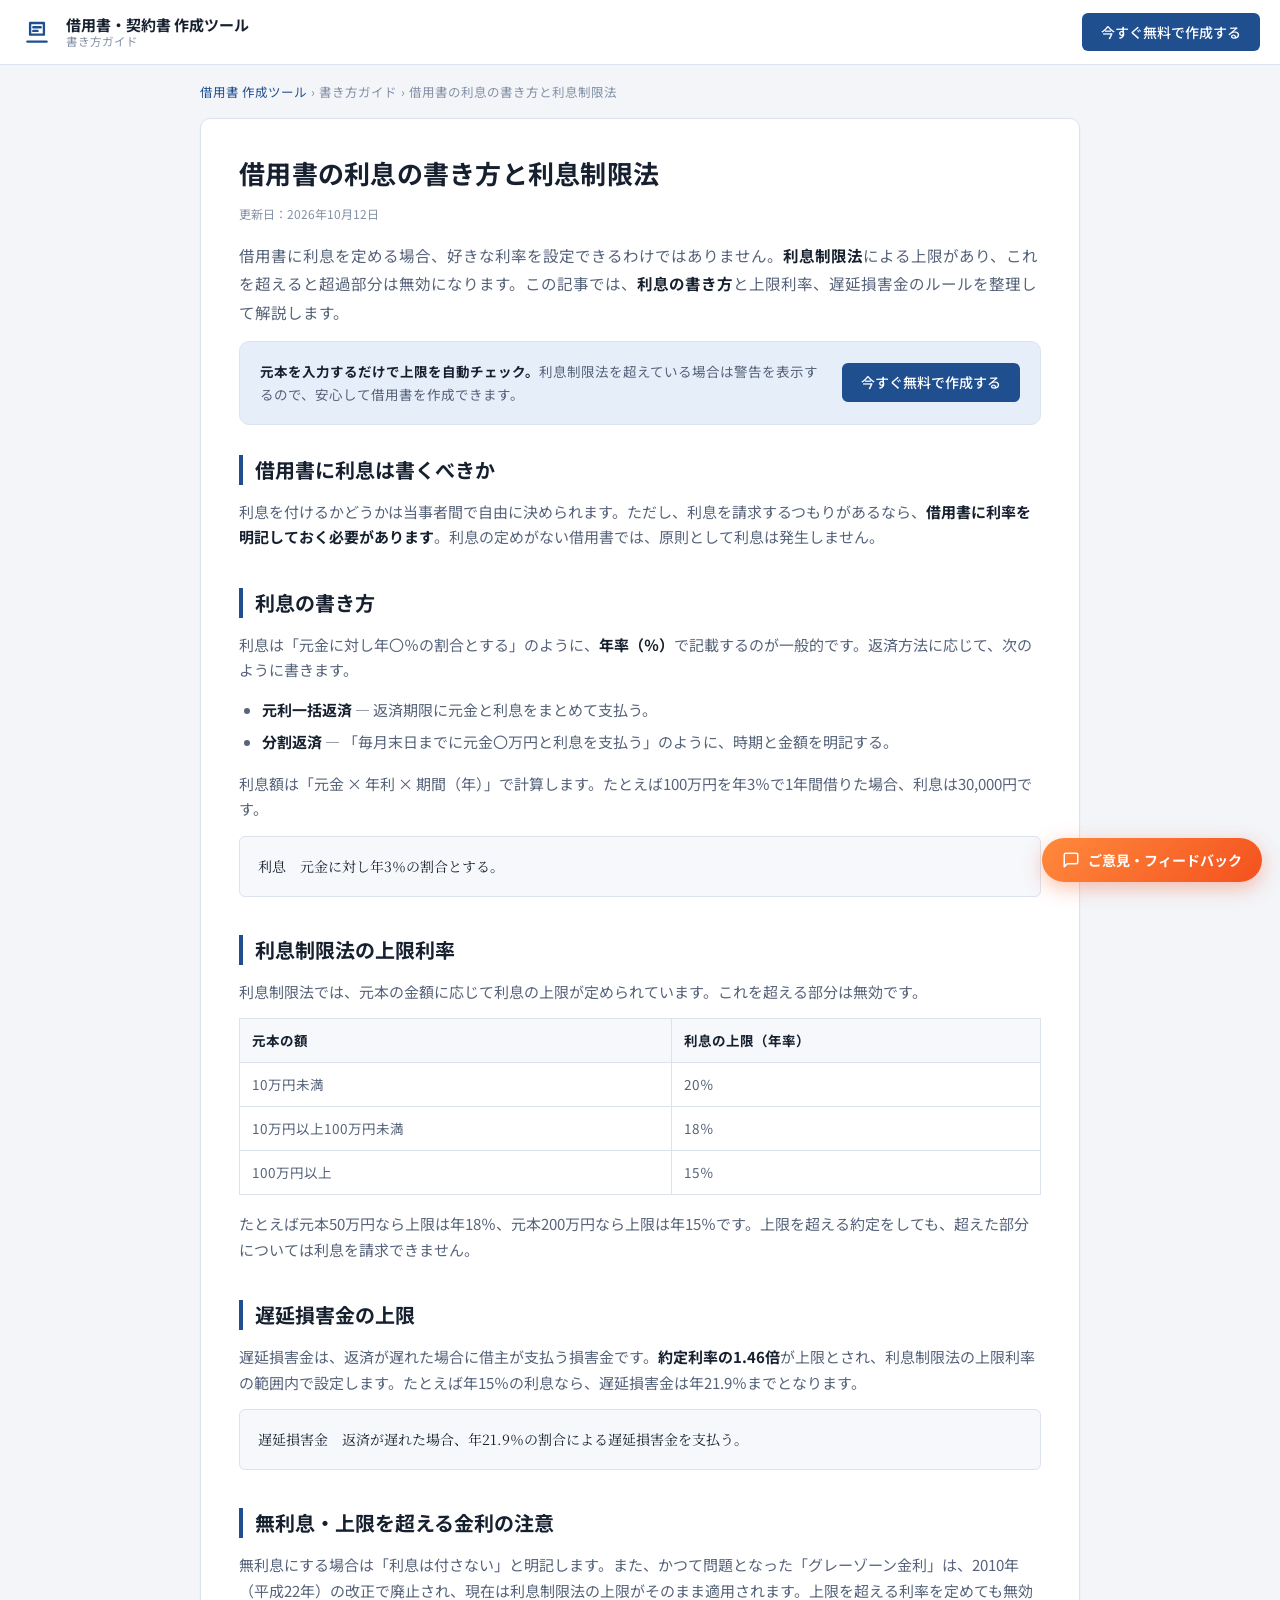
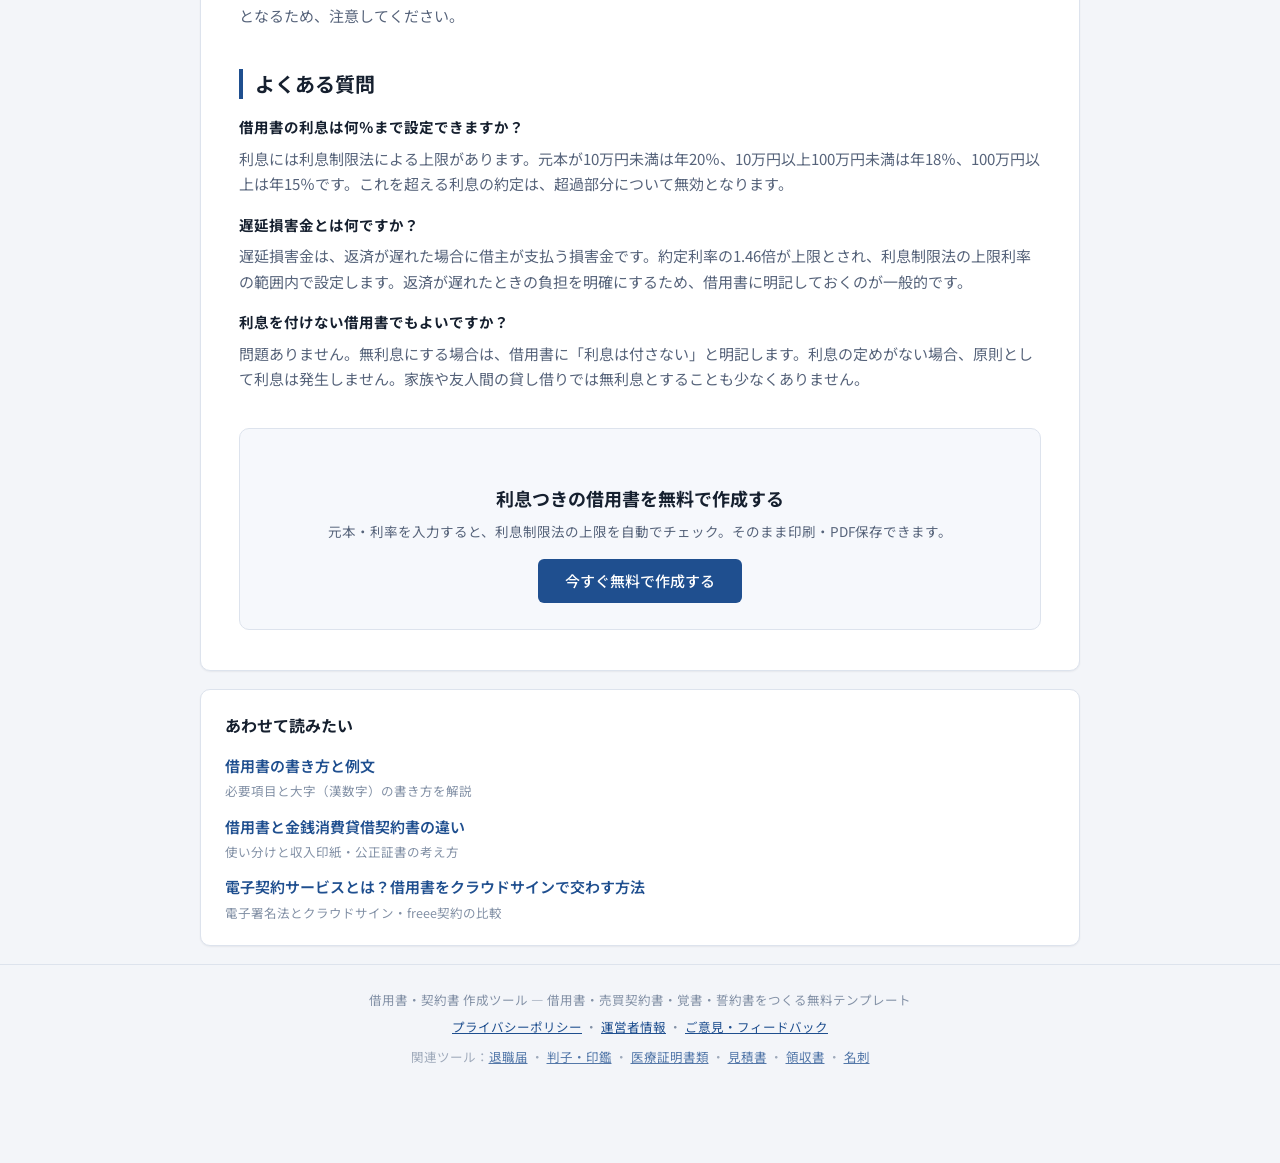
<file: risoku.html>
<!DOCTYPE html>
<html lang="ja">
<head>
<meta charset="UTF-8">
<meta name="viewport" content="width=device-width, initial-scale=1">
<title>借用書の利息の書き方と利息制限法｜上限利率と遅延損害金</title>
<meta name="description" content="借用書の利息の書き方を解説。利息制限法による上限利率（年20％・18％・15％）や遅延損害金の上限、無利息にする場合の書き方、利息の計算方法までまとめました。無料ツールは上限の自動チェックに対応しています。">
<meta name="keywords" content="借用書 利息 書き方,利息制限法 上限,借用書 遅延損害金,借用書 金利,借用書 無利息">
<meta name="robots" content="index, follow">
<link rel="canonical" href="https://www.reveriel.com/shakuyo-contract/risoku.html">
<meta property="og:type" content="article">
<meta property="og:title" content="借用書の利息の書き方と利息制限法｜上限利率と遅延損害金">
<meta property="og:description" content="借用書の利息の書き方と、利息制限法による上限利率・遅延損害金のルールを解説します。">
<meta property="og:locale" content="ja_JP">
<meta property="og:url" content="https://www.reveriel.com/shakuyo-contract/risoku.html">
<meta property="og:image" content="https://www.reveriel.com/shakuyo-contract/og-image.png">
<meta name="twitter:card" content="summary_large_image">
<meta name="twitter:image" content="https://www.reveriel.com/shakuyo-contract/og-image.png">
<link rel="icon" href="data:image/svg+xml,%3Csvg xmlns='http://www.w3.org/2000/svg' viewBox='0 0 32 32'%3E%3Crect width='32' height='32' rx='7' fill='%231f4f8f'/%3E%3Cpath d='M8 23h16M10 8h12v11H10z' stroke='%23ffffff' stroke-width='2.4' fill='none' stroke-linecap='round'/%3E%3C/svg%3E">
<link rel="preconnect" href="https://fonts.googleapis.com">
<link rel="preconnect" href="https://fonts.gstatic.com" crossorigin>
<link href="https://fonts.googleapis.com/css2?family=Noto+Sans+JP:wght@400;500;700&family=Noto+Serif+JP:wght@400;600;700&family=Noto+Sans+SC:wght@400;500;700&display=swap" rel="stylesheet">
<link rel="stylesheet" href="style.css">
<link rel="stylesheet" href="guide.css">
<!-- Cloudflare Web Analytics --><script type='module' src='https://static.cloudflareinsights.com/beacon.min.js' data-cf-beacon='{"token": "6fc01bf3ac5e457ba1bd16b91e5b653e"}'></script><!-- End Cloudflare Web Analytics -->
<script type="application/ld+json">
{
  "@context": "https://schema.org",
  "@graph": [
    {
      "@type": "Article",
      "headline": "借用書の利息の書き方と利息制限法｜上限利率と遅延損害金",
      "description": "借用書の利息の書き方と、利息制限法による上限利率・遅延損害金のルールを解説します。",
      "inLanguage": "ja",
      "datePublished": "2026-10-12",
      "dateModified": "2026-10-12",
      "author": { "@type": "Organization", "name": "Reveriel" },
      "publisher": { "@type": "Organization", "name": "Reveriel" },
      "mainEntityOfPage": { "@type": "WebPage", "@id": "https://www.reveriel.com/shakuyo-contract/risoku.html" },
      "image": "https://www.reveriel.com/shakuyo-contract/og-image.png"
    },
    {
      "@type": "FAQPage",
      "mainEntity": [
        {
          "@type": "Question",
          "name": "借用書の利息は何％まで設定できますか？",
          "acceptedAnswer": {
            "@type": "Answer",
            "text": "利息には利息制限法による上限があります。元本が10万円未満は年20％、10万円以上100万円未満は年18％、100万円以上は年15％です。これを超える利息の約定は、超過部分について無効となります。"
          }
        },
        {
          "@type": "Question",
          "name": "遅延損害金とは何ですか？",
          "acceptedAnswer": {
            "@type": "Answer",
            "text": "遅延損害金は、返済が遅れた場合に借主が支払う損害金です。約定利率の1.46倍が上限とされ、利息制限法の上限利率の範囲内で設定します。返済が遅れたときの負担を明確にするため、借用書に明記しておくのが一般的です。"
          }
        },
        {
          "@type": "Question",
          "name": "利息を付けない借用書でもよいですか？",
          "acceptedAnswer": {
            "@type": "Answer",
            "text": "問題ありません。無利息にする場合は、借用書に「利息は付さない」と明記します。利息の定めがない場合、原則として利息は発生しません。家族や友人間の貸し借りでは無利息とすることも少なくありません。"
          }
        }
      ]
    }
  ]
}
</script>
</head>
<body>

<header class="site-header no-print">
  <div class="wrap header-inner">
    <a class="brand" href="https://www.reveriel.com/shakuyo-contract/" style="text-decoration:none;color:inherit;">
      <svg class="brand-mark" viewBox="0 0 32 32" fill="none" stroke="currentColor" stroke-width="2.2" stroke-linecap="round" stroke-linejoin="round" aria-hidden="true">
        <path d="M7 25h18"/><path d="M9.5 7.5h13v11h-13z"/><path d="M12.5 11.5h7M12.5 15h4"/>
      </svg>
      <div class="brand-text">
        <strong>借用書・契約書 作成ツール</strong>
        <span>書き方ガイド</span>
      </div>
    </a>
    <div class="header-actions">
      <a class="btn btn-primary" href="https://www.reveriel.com/shakuyo-contract/">今すぐ無料で作成する</a>
    </div>
  </div>
</header>

<main class="wrap">
  <div class="guide-col">

    <nav class="breadcrumb no-print" aria-label="パンくず">
      <ol>
        <li><a href="https://www.reveriel.com/shakuyo-contract/">借用書 作成ツール</a></li>
        <li>書き方ガイド</li>
        <li aria-current="page">借用書の利息の書き方と利息制限法</li>
      </ol>
    </nav>

    <article class="guide">
      <h1>借用書の利息の書き方と利息制限法</h1>
      <p class="guide-meta">更新日：2026年10月12日</p>
      <p class="guide-lead">
        借用書に利息を定める場合、好きな利率を設定できるわけではありません。<strong>利息制限法</strong>による上限があり、これを超えると超過部分は無効になります。この記事では、<strong>利息の書き方</strong>と上限利率、遅延損害金のルールを整理して解説します。
      </p>

      <div class="guide-cta-box">
        <p><strong>元本を入力するだけで上限を自動チェック。</strong>利息制限法を超えている場合は警告を表示するので、安心して借用書を作成できます。</p>
        <a class="btn btn-primary" href="https://www.reveriel.com/shakuyo-contract/">今すぐ無料で作成する</a>
      </div>

      <h2>借用書に利息は書くべきか</h2>
      <p>
        利息を付けるかどうかは当事者間で自由に決められます。ただし、利息を請求するつもりがあるなら、<strong>借用書に利率を明記しておく必要があります</strong>。利息の定めがない借用書では、原則として利息は発生しません。
      </p>

      <h2>利息の書き方</h2>
      <p>
        利息は「元金に対し年〇％の割合とする」のように、<strong>年率（％）</strong>で記載するのが一般的です。返済方法に応じて、次のように書きます。
      </p>
      <ul>
        <li><strong>元利一括返済</strong> — 返済期限に元金と利息をまとめて支払う。</li>
        <li><strong>分割返済</strong> — 「毎月末日までに元金〇万円と利息を支払う」のように、時期と金額を明記する。</li>
      </ul>
      <p>
        利息額は「元金 × 年利 × 期間（年）」で計算します。たとえば100万円を年3％で1年間借りた場合、利息は30,000円です。
      </p>
      <div class="guide-example">利息　元金に対し年3％の割合とする。</div>

      <h2>利息制限法の上限利率</h2>
      <p>
        利息制限法では、元本の金額に応じて利息の上限が定められています。これを超える部分は無効です。
      </p>
      <table class="guide-table">
        <thead>
          <tr><th>元本の額</th><th>利息の上限（年率）</th></tr>
        </thead>
        <tbody>
          <tr><td>10万円未満</td><td>20％</td></tr>
          <tr><td>10万円以上100万円未満</td><td>18％</td></tr>
          <tr><td>100万円以上</td><td>15％</td></tr>
        </tbody>
      </table>
      <p>
        たとえば元本50万円なら上限は年18％、元本200万円なら上限は年15％です。上限を超える約定をしても、超えた部分については利息を請求できません。
      </p>

      <h2>遅延損害金の上限</h2>
      <p>
        遅延損害金は、返済が遅れた場合に借主が支払う損害金です。<strong>約定利率の1.46倍</strong>が上限とされ、利息制限法の上限利率の範囲内で設定します。たとえば年15％の利息なら、遅延損害金は年21.9％までとなります。
      </p>
      <div class="guide-example">遅延損害金　返済が遅れた場合、年21.9％の割合による遅延損害金を支払う。</div>

      <h2>無利息・上限を超える金利の注意</h2>
      <p>
        無利息にする場合は「利息は付さない」と明記します。また、かつて問題となった「グレーゾーン金利」は、2010年（平成22年）の改正で廃止され、現在は利息制限法の上限がそのまま適用されます。上限を超える利率を定めても無効となるため、注意してください。
      </p>

      <section class="guide-faq" aria-labelledby="faqTitle">
        <h2 id="faqTitle">よくある質問</h2>
        <dl>
          <dt>借用書の利息は何％まで設定できますか？</dt>
          <dd>利息には利息制限法による上限があります。元本が10万円未満は年20％、10万円以上100万円未満は年18％、100万円以上は年15％です。これを超える利息の約定は、超過部分について無効となります。</dd>

          <dt>遅延損害金とは何ですか？</dt>
          <dd>遅延損害金は、返済が遅れた場合に借主が支払う損害金です。約定利率の1.46倍が上限とされ、利息制限法の上限利率の範囲内で設定します。返済が遅れたときの負担を明確にするため、借用書に明記しておくのが一般的です。</dd>

          <dt>利息を付けない借用書でもよいですか？</dt>
          <dd>問題ありません。無利息にする場合は、借用書に「利息は付さない」と明記します。利息の定めがない場合、原則として利息は発生しません。家族や友人間の貸し借りでは無利息とすることも少なくありません。</dd>
        </dl>
      </section>

      <div class="guide-cta-foot">
        <h2>利息つきの借用書を無料で作成する</h2>
        <p>元本・利率を入力すると、利息制限法の上限を自動でチェック。そのまま印刷・PDF保存できます。</p>
        <a class="btn btn-primary" href="https://www.reveriel.com/shakuyo-contract/">今すぐ無料で作成する</a>
      </div>
    </article>

    <section class="guide-related no-print" aria-labelledby="relTitle">
      <h2 id="relTitle">あわせて読みたい</h2>
      <ul>
        <li><a href="kakikata.html">借用書の書き方と例文<span class="rel-desc">必要項目と大字（漢数字）の書き方を解説</span></a></li>
        <li><a href="kinsen-shohitai.html">借用書と金銭消費貸借契約書の違い<span class="rel-desc">使い分けと収入印紙・公正証書の考え方</span></a></li>
        <li><a href="denshi-keiyaku.html">電子契約サービスとは？借用書をクラウドサインで交わす方法<span class="rel-desc">電子署名法とクラウドサイン・freee契約の比較</span></a></li>
      </ul>
    </section>

  </div>
</main>

<footer class="site-footer no-print">
  <div class="wrap">
    <p>借用書・契約書 作成ツール — 借用書・売買契約書・覚書・誓約書をつくる無料テンプレート</p>
    <p><a href="privacy.html">プライバシーポリシー</a> ・ <a href="company.html">運営者情報</a> ・ <a href="https://docs.google.com/forms/d/e/1FAIpQLSfHGUfgAlViT3TFiVtJi_EpJ4ioUpd9oGyaJ7rehEV-gBH_PA/viewform?usp=pp_url&amp;entry.1745177199=%E5%80%9F%E7%94%A8%E6%9B%B8" target="_blank" rel="noopener">ご意見・フィードバック</a></p>
    <p style="margin-top:8px;font-size:12.5px;opacity:.75;">関連ツール：<a href="https://www.reveriel.com/taishoku-form/">退職届</a> ・ <a href="https://www.reveriel.com/hanko-generator/">判子・印鑑</a> ・ <a href="https://www.reveriel.com/iryo-shomei-pdf/">医療証明書類</a> ・ <a href="https://www.reveriel.com/mitsumori-pdf/">見積書</a> ・ <a href="https://www.reveriel.com/ryoshusho-pdf/">領収書</a> ・ <a href="https://www.reveriel.com/meishi-generator/">名刺</a></p>
  </div>
</footer>

<!-- フィードバックFAB（右下固定） -->
<a href="https://docs.google.com/forms/d/e/1FAIpQLSfHGUfgAlViT3TFiVtJi_EpJ4ioUpd9oGyaJ7rehEV-gBH_PA/viewform?usp=pp_url&amp;entry.1745177199=%E5%80%9F%E7%94%A8%E6%9B%B8" target="_blank" rel="noopener" class="feedback-fab" aria-label="ご意見・フィードバックを送る">
  <svg viewBox="0 0 24 24" fill="none" stroke="currentColor" stroke-width="2" stroke-linecap="round" stroke-linejoin="round" aria-hidden="true"><path d="M21 15a2 2 0 0 1-2 2H7l-4 4V5a2 2 0 0 1 2-2h14a2 2 0 0 1 2 2z"/></svg>
  <span>ご意見・フィードバック</span>
</a>
</body>
</html>
</file>
<file: style.css>
/* =========================================================
   借用書・契約書 作成ツール — style.css
   純粋なフロントエンドのみ。外部通信は行いません。
   ========================================================= */

:root {
  --c-bg:            #f3f5f9;
  --c-surface:       #ffffff;
  --c-surface-2:     #f6f8fc;
  --c-border:        #dde3ed;
  --c-border-strong: #c2ccdb;
  --c-text:          #16202f;
  --c-text-muted:    #56637a;
  --c-text-faint:    #8391a6;
  --c-accent:        #1f4f8f;
  --c-accent-soft:   #e6eefa;
  --c-accent-hover:  #173d70;
  --c-danger:        #b42318;
  --c-danger-soft:   #fef3f2;
  --c-warn:          #8a5300;
  --c-warn-soft:     #fff7e8;
  --c-warn-border:   #f0cf94;
  --c-success:       #067647;
  --c-focus:         #2f6fc4;

  --paper-bg:        #ffffff;
  --paper-ink:       #101828;
  --paper-line:      #d3dae0;
  --paper-line-soft: #e8ecf0;
  --paper-accent:    #1f4f8f;

  --radius:    10px;
  --radius-sm: 6px;
  --shadow-sm: 0 1px 2px rgba(16, 24, 40, .06);
  --shadow-lg: 0 4px 24px rgba(16, 24, 40, .10);

  --font: "Noto Sans JP", "Noto Sans SC", -apple-system, BlinkMacSystemFont,
          "Hiragino Kaku Gothic ProN", "Hiragino Sans", "Yu Gothic", Meiryo, sans-serif;
  --font-doc: "Noto Serif JP", "Hiragino Mincho ProN", "Yu Mincho", "Noto Sans JP", serif;
  --font-num: "Noto Sans JP", ui-monospace, "SF Mono", Menlo, Consolas, monospace;
}

@media (prefers-color-scheme: dark) {
  :root {
    --c-bg:            #0f1319;
    --c-surface:       #171d26;
    --c-surface-2:     #1d242f;
    --c-border:        #2a323f;
    --c-border-strong: #3d4757;
    --c-text:          #e7ecf3;
    --c-text-muted:    #a0aabd;
    --c-text-faint:    #7c8798;
    --c-accent:        #6fa3e8;
    --c-accent-soft:   #16273e;
    --c-accent-hover:  #8fbcf5;
    --c-danger:        #f4746a;
    --c-danger-soft:   #33191a;
    --c-warn:          #f0c07a;
    --c-warn-soft:     #2e2614;
    --c-warn-border:   #5c4a24;
    --c-success:       #4ec98b;
    --shadow-sm: 0 1px 2px rgba(0, 0, 0, .4);
    --shadow-lg: 0 4px 24px rgba(0, 0, 0, .5);
  }
}

* { box-sizing: border-box; }

/* `hidden` 属性を確実に効かせる */
[hidden] { display: none !important; }

html { -webkit-text-size-adjust: 100%; }

body {
  margin: 0;
  background: var(--c-bg);
  color: var(--c-text);
  font-family: var(--font);
  font-size: 15px;
  line-height: 1.7;
}

.wrap {
  width: 100%;
  max-width: 1440px;
  margin-inline: auto;
  padding-inline: 20px;
}

.ic { width: 1.1em; height: 1.1em; flex: none; }

/* ---------------- ヘッダー ---------------- */

.site-header {
  position: sticky;
  top: 0;
  z-index: 30;
  background: var(--c-surface);
  border-bottom: 1px solid var(--c-border);
  backdrop-filter: saturate(180%) blur(8px);
}

.header-inner {
  display: flex;
  align-items: center;
  justify-content: space-between;
  gap: 16px;
  min-height: 64px;
  flex-wrap: wrap;
  padding-block: 10px;
}

.brand { display: flex; align-items: center; gap: 12px; min-width: 0; }

.brand-mark { width: 34px; height: 34px; flex: none; color: var(--c-accent); }

.brand-text { display: flex; flex-direction: column; line-height: 1.3; min-width: 0; }
.brand-text strong { font-size: 15px; font-weight: 700; }
.brand-text span { font-size: 11.5px; color: var(--c-text-faint); }

.header-actions { display: flex; align-items: center; gap: 8px; flex-wrap: wrap; }

/* ---------------- ボタン ---------------- */

.btn {
  display: inline-flex;
  align-items: center;
  justify-content: center;
  gap: 7px;
  padding: 10px 18px;
  font-family: inherit;
  font-size: 14px;
  font-weight: 500;
  line-height: 1.2;
  border: 1px solid transparent;
  border-radius: var(--radius-sm);
  cursor: pointer;
  text-decoration: none;
  transition: background-color .15s, border-color .15s, color .15s;
  white-space: nowrap;
}

.btn:focus-visible { outline: 2px solid var(--c-focus); outline-offset: 2px; }

.btn-primary { background: var(--c-accent); color: #fff; }
.btn-primary:hover { background: var(--c-accent-hover); }
@media (prefers-color-scheme: dark) { .btn-primary { color: #0a1220; } }

.btn-ghost {
  background: transparent;
  color: var(--c-text-muted);
  border-color: var(--c-border);
}
.btn-ghost:hover { background: var(--c-surface-2); color: var(--c-text); }

.btn-sm { padding: 7px 12px; font-size: 12.5px; }

/* ---------------- レイアウト ---------------- */

.page-title {
  margin: 26px 0 0;
  font-size: 22px;
  line-height: 1.45;
  font-weight: 700;
  color: var(--c-text);
}

.layout {
  display: grid;
  grid-template-columns: minmax(360px, 1fr) minmax(0, 1.35fr);
  gap: 26px;
  align-items: start;
  padding-block: 26px 40px;
}

@media (max-width: 1080px) {
  .layout { grid-template-columns: minmax(0, 1fr); gap: 20px; }
}

.pane { min-width: 0; }

.form-pane { display: flex; flex-direction: column; gap: 13px; }

.pane-head h2 { margin: 0 0 4px; font-size: 17px; font-weight: 700; }
.pane-head .hint { margin: 0; font-size: 13px; color: var(--c-text-muted); }

/* ---------------- 書式タブ ---------------- */

.tpl-tabs {
  display: flex;
  flex-wrap: wrap;
  gap: 7px;
  padding: 5px;
  background: var(--c-surface-2);
  border: 1px solid var(--c-border);
  border-radius: var(--radius);
}

.tpl-tab {
  flex: 1 1 auto;
  min-width: 0;
  padding: 9px 11px;
  font-family: inherit;
  font-size: 12.5px;
  font-weight: 600;
  line-height: 1.3;
  color: var(--c-text-muted);
  background: transparent;
  border: 1px solid transparent;
  border-radius: var(--radius-sm);
  cursor: pointer;
  text-align: center;
  transition: background-color .15s, color .15s, border-color .15s;
}

.tpl-tab:hover { color: var(--c-text); background: var(--c-surface); }
.tpl-tab:focus-visible { outline: 2px solid var(--c-focus); outline-offset: 1px; }

.tpl-tab[aria-selected="true"] {
  color: #fff;
  background: var(--c-accent);
  border-color: var(--c-accent);
  box-shadow: var(--shadow-sm);
}
@media (prefers-color-scheme: dark) {
  .tpl-tab[aria-selected="true"] { color: #0a1220; }
}

.tpl-tab small { display: block; font-size: 10.5px; font-weight: 500; opacity: .78; }

.toolbar { display: flex; gap: 8px; flex-wrap: wrap; }

/* ---------------- フォーム ---------------- */

.doc-form {
  display: flex;
  flex-direction: column;
  gap: 14px;
}

.fieldset {
  margin: 0;
  padding: 15px 16px 17px;
  background: var(--c-surface);
  border: 1px solid var(--c-border);
  border-radius: var(--radius);
  box-shadow: var(--shadow-sm);
}

.fieldset > legend {
  padding: 0 6px;
  font-size: 13px;
  font-weight: 700;
  color: var(--c-accent);
  letter-spacing: .02em;
}

.grid {
  display: grid;
  grid-template-columns: repeat(2, minmax(0, 1fr));
  gap: 12px 14px;
  margin-top: 10px;
}

.grid .full { grid-column: 1 / -1; }

@media (max-width: 460px) {
  .grid { grid-template-columns: minmax(0, 1fr); }
}

.fld { display: flex; flex-direction: column; gap: 5px; min-width: 0; }

.fld label {
  font-size: 12.5px;
  font-weight: 600;
  color: var(--c-text-muted);
  display: flex;
  align-items: center;
  gap: 6px;
  flex-wrap: wrap;
}

.opt-tag {
  font-size: 10px;
  font-weight: 600;
  color: var(--c-text-faint);
  background: var(--c-surface-2);
  border: 1px solid var(--c-border);
  border-radius: 999px;
  padding: 1px 6px;
}

.fld input[type="text"],
.fld input[type="date"],
.fld input[type="number"],
.fld textarea,
.fld select {
  width: 100%;
  min-width: 0;
  padding: 9px 11px;
  font-family: inherit;
  font-size: 14px;
  line-height: 1.4;
  color: var(--c-text);
  background: var(--c-surface);
  border: 1px solid var(--c-border-strong);
  border-radius: var(--radius-sm);
  transition: border-color .15s, box-shadow .15s;
}

.fld textarea { min-height: 92px; resize: vertical; line-height: 1.75; }

.fld input:focus,
.fld textarea:focus,
.fld select:focus {
  outline: none;
  border-color: var(--c-focus);
  box-shadow: 0 0 0 3px rgba(47, 111, 196, .16);
}

.fld .sub { font-size: 11.5px; color: var(--c-text-faint); line-height: 1.5; }

.fld-check { flex-direction: row; align-items: center; gap: 8px; }
.fld-check input[type="checkbox"] { width: 17px; height: 17px; flex: none; accent-color: var(--c-accent); }
.fld-check label { font-size: 13px; color: var(--c-text); font-weight: 500; }

/* 金額の大字プレビュー（フォーム内） */
.daji-box {
  display: flex;
  flex-direction: column;
  gap: 2px;
  padding: 9px 11px;
  background: var(--c-accent-soft);
  border: 1px solid var(--c-border);
  border-radius: var(--radius-sm);
}
.daji-box .daji-label { font-size: 10.5px; font-weight: 600; color: var(--c-text-muted); }
.daji-box .daji-value { font-size: 14px; font-weight: 700; word-break: break-all; }

/* 利息の上限ヒント */
.rate-hint {
  margin-top: 9px;
  padding: 9px 11px;
  font-size: 12px;
  line-height: 1.6;
  border-radius: var(--radius-sm);
  border: 1px solid var(--c-border);
  background: var(--c-surface-2);
  color: var(--c-text-muted);
}
.rate-hint.warn {
  background: var(--c-warn-soft);
  border-color: var(--c-warn-border);
  color: var(--c-warn);
  font-weight: 600;
}
.rate-hint.ok { background: var(--c-accent-soft); border-color: var(--c-border); color: var(--c-text); }

/* ---------------- 注意書き ---------------- */

.legal-note,
.privacy-note {
  display: flex;
  align-items: flex-start;
  gap: 9px;
  padding: 12px 14px;
  margin: 0;
  font-size: 12px;
  line-height: 1.65;
  border-radius: var(--radius);
}

.legal-note {
  background: var(--c-danger-soft);
  border: 1px solid #f3c9c5;
  color: var(--c-danger);
}
@media (prefers-color-scheme: dark) {
  .legal-note { border-color: #5b2b2b; }
}
.legal-note .ic { margin-top: 2px; }

.privacy-note {
  background: var(--c-surface-2);
  border: 1px solid var(--c-border);
  color: var(--c-text-muted);
}

/* ---------------- プレビュー ---------------- */

.preview-pane {
  display: flex;
  flex-direction: column;
  gap: 14px;
  position: sticky;
  top: 88px;
  align-self: start;
  max-height: calc(100vh - 104px);
  overflow-y: auto;
  padding: 2px 4px 16px;
  scrollbar-gutter: stable;
}

/* 紙面・共有ブロックは縮めず、プレビュー枠の中で縦スクロールさせる */
.preview-pane > * { flex: none; }

@media (max-width: 1080px) {
  .preview-pane {
    position: static;
    max-height: none;
    overflow: visible;
    padding: 0;
  }
}

.preview-bar {
  display: flex;
  align-items: center;
  justify-content: space-between;
  gap: 12px;
  flex-wrap: wrap;
}

.preview-bar h2 { margin: 0; font-size: 15px; font-weight: 700; }

.preview-bar-actions { display: flex; align-items: center; gap: 8px; flex-wrap: wrap; }

.badge {
  font-size: 11px;
  font-weight: 700;
  color: var(--c-warn);
  background: var(--c-warn-soft);
  border: 1px solid var(--c-warn-border);
  border-radius: 999px;
  padding: 3px 10px;
  white-space: nowrap;
}

.paper-wrap { display: flex; flex-direction: column; gap: 18px; overflow-x: auto; }

.paper {
  position: relative;
  width: 100%;
  max-width: 210mm;
  min-height: 297mm;
  margin-inline: auto;
  padding: 16mm 17mm;
  background: var(--paper-bg);
  color: var(--paper-ink);
  border: 1px solid var(--c-border);
  border-radius: 4px;
  box-shadow: var(--shadow-lg);
  font-family: var(--font-doc);
  font-size: 13px;
  line-height: 1.85;
  overflow: hidden;
}

/* 書式: 字体（紙面ルートに class を付与。印刷時もそのまま継承される） */
.paper.font-mincho { font-family: var(--font-doc); }
/* 既定の紙面は明朝。ゴシックを選んだときだけ sans に切り替える */
.paper.font-gothic { font-family: var(--font); }

/* 書式: 太字（紙面全体の基準ウェイト。見出し等の個別指定はそのまま活かす） */
.paper.weight-bold { font-weight: 700; }

/* 書式フィールド（字体・太字）のセグメント */
.fld .fmt-row { display: flex; flex-wrap: wrap; gap: 7px; }

.fld .fmt-row label {
  display: inline-flex;
  align-items: center;
  gap: 6px;
  margin: 0;
  padding: 7px 11px;
  font-size: 13px;
  font-weight: 500;
  color: var(--c-text);
  background: var(--c-surface-2);
  border: 1px solid var(--c-border);
  border-radius: var(--radius-sm);
  cursor: pointer;
  transition: background-color .15s, border-color .15s, color .15s;
}

.fld .fmt-row label:hover { border-color: var(--c-border-strong); }

.fld .fmt-row label:has(input:checked) {
  color: var(--c-accent);
  background: var(--c-accent-soft);
  border-color: var(--c-accent);
}

.fld .fmt-row input[type="radio"] {
  width: 14px;
  height: 14px;
  margin: 0;
  accent-color: var(--c-accent);
}

.fmt-help {
  margin: 10px 0 0;
  font-size: 11.5px;
  color: var(--c-text-faint);
  line-height: 1.5;
}

/* ---------------- 文書本体 ---------------- */

.doc-title {
  margin: 0 0 10px;
  font-size: 22px;
  font-weight: 700;
  letter-spacing: .3em;
  text-indent: .3em;
  text-align: center;
}

.doc-subtitle {
  margin: -4px 0 16px;
  text-align: center;
  font-size: 12px;
  color: #4b5563;
  letter-spacing: .06em;
}

.doc-amount {
  margin: 14px 0 0;
  font-size: 17px;
  font-weight: 700;
  text-align: center;
  letter-spacing: .04em;
  word-break: break-all;
}

.doc-amount-sub {
  margin: 2px 0 0;
  text-align: center;
  font-size: 12px;
  color: #4b5563;
}

.doc-lead { margin: 18px 0 0; text-indent: 1em; }

.doc-articles {
  margin: 14px 0 0;
  padding: 0;
  list-style: none;
  display: flex;
  flex-direction: column;
  gap: 8px;
}

.doc-articles li { display: flex; gap: 10px; }
.doc-articles .art-no { flex: none; font-weight: 700; white-space: nowrap; }
.doc-articles .art-body { flex: 1 1 auto; min-width: 0; }

.doc-items { margin: 12px 0 0; padding: 0 0 0 0; list-style: none; }
.doc-items li { display: flex; gap: 10px; margin-bottom: 5px; }
.doc-items .it-no { flex: none; font-weight: 700; }
.doc-items .it-body { flex: 1 1 auto; min-width: 0; }

.doc-list { margin: 12px 0 0; padding-left: 1.6em; }
.doc-list li { margin-bottom: 4px; }

.doc-note {
  margin: 14px 0 0;
  padding: 9px 12px;
  font-size: 11.5px;
  line-height: 1.6;
  border: 1px solid var(--paper-line);
  background: #f8fafc;
  border-radius: 4px;
  color: #374151;
}

.doc-close { margin: 20px 0 0; text-indent: 1em; }

.doc-date {
  margin: 18px 0 0;
  text-align: right;
  font-size: 13.5px;
  letter-spacing: .04em;
}

.doc-sign { margin: 14px 0 0; display: flex; flex-direction: column; gap: 12px; }

.sign-row { display: flex; gap: 10px; align-items: baseline; flex-wrap: wrap; }
.sign-role {
  flex: none;
  min-width: 4.5em;
  font-weight: 700;
  font-size: 12.5px;
  color: var(--paper-accent);
}
.sign-body { flex: 1 1 auto; min-width: 0; }
.sign-body .sign-name { font-size: 15px; font-weight: 600; letter-spacing: .05em; }
.sign-body .sign-line { display: block; font-size: 12px; color: #4b5563; }
.sign-seal {
  flex: none;
  display: inline-block;
  min-width: 2.4em;
  text-align: center;
  font-size: 11px;
  color: #9ca3af;
  border-bottom: 1px solid var(--paper-line);
}

.doc-ref {
  margin: 0 0 14px;
  font-size: 13px;
  letter-spacing: .06em;
}

.doc-rule {
  border: 0;
  border-top: 1px solid var(--paper-line);
  margin: 14px 0;
}

.ph { color: #9ca3af; }

.paper-footnote {
  margin-top: 22px;
  padding-top: 9px;
  border-top: 1px solid var(--paper-line-soft);
  font-family: var(--font);
  font-size: 10px;
  line-height: 1.6;
  color: #6b7280;
}

/* ---------------- 共有 ---------------- */

.share-block {
  padding: 15px 16px;
  background: var(--c-surface);
  border: 1px solid var(--c-border);
  border-radius: var(--radius);
  box-shadow: var(--shadow-sm);
}

.share-block-title {
  display: flex;
  align-items: center;
  gap: 7px;
  margin: 0 0 11px;
  font-size: 13px;
  font-weight: 700;
  color: var(--c-text-muted);
}

.share-row { display: flex; gap: 8px; flex-wrap: wrap; }

.share-btn { flex: 1 1 0; font-size: 13px; padding: 9px 10px; min-width: 0; }
.share-btn .share-logo { width: 16px; height: 16px; flex: none; }

.share-x { background: #0f1419; color: #fff; border-color: #0f1419; }
.share-x:hover { background: #2b3540; }
.share-line { background: #06c755; color: #fff; border-color: #06c755; }
.share-line:hover { background: #05b34c; }
.share-copy { background: transparent; color: var(--c-text-muted); border-color: var(--c-border); }
.share-copy:hover { background: var(--c-surface-2); color: var(--c-text); }

.share-url {
  margin: 10px 0 0;
  font-family: var(--font-num);
  font-size: 11.5px;
  color: var(--c-text-faint);
  word-break: break-all;
}

@media (max-width: 600px) {
  .share-btn { flex: 1 1 calc(50% - 4px); font-size: 12.5px; }
  .share-btn span { white-space: normal; }
}

/* ---------------- SEO セクション ---------------- */

.seo {
  padding-block: 8px 34px;
  font-size: 14px;
  line-height: 1.85;
  color: var(--c-text-muted);
}

.seo h2 { font-size: 20px; color: var(--c-text); margin: 0 0 12px; }
.seo h3 { font-size: 16px; color: var(--c-text); margin: 26px 0 8px; }
.seo p { margin: 0 0 12px; }
.seo ul { margin: 0 0 12px; padding-left: 1.4em; }
.seo li { margin-bottom: 6px; }
.seo strong { color: var(--c-text); }

.seo .faq { margin: 0; }
.seo .faq dt { font-weight: 700; color: var(--c-text); margin-top: 14px; }
.seo .faq dd { margin: 4px 0 0; }

.disclaimer {
  margin-top: 24px;
  padding: 13px 15px;
  font-size: 12.5px;
  line-height: 1.7;
  background: var(--c-surface-2);
  border: 1px solid var(--c-border);
  border-radius: var(--radius);
}

/* ---------------- フッター ---------------- */

.site-footer {
  padding: 24px 0 90px;
  text-align: center;
  font-size: 12.5px;
  color: var(--c-text-faint);
  border-top: 1px solid var(--c-border);
}

.site-footer p { margin: 0 0 6px; }
.site-footer a { color: var(--c-accent); }

/* ---------------- フィードバックFAB ---------------- */

.feedback-fab {
  position: fixed;
  right: 18px;
  bottom: 18px;
  z-index: 10000;
  display: inline-flex;
  align-items: center;
  gap: 8px;
  padding: 13px 20px;
  background: linear-gradient(135deg, #ff8a3d, #f4511e);
  color: #fff !important;
  border-radius: 999px;
  box-shadow: 0 6px 20px rgba(244, 81, 30, 0.35);
  font-size: 14px;
  font-weight: 700;
  line-height: 1;
  text-decoration: none !important;
  transition: transform 0.15s ease, box-shadow 0.15s ease;
}
.feedback-fab:hover {
  transform: translateY(-3px);
  box-shadow: 0 10px 28px rgba(244, 81, 30, 0.45);
  color: #fff !important;
}
.feedback-fab:focus-visible { outline: 3px solid rgba(244, 81, 30, 0.5); outline-offset: 2px; }
.feedback-fab svg { width: 18px; height: 18px; flex: none; }
@media (max-width: 600px) {
  .feedback-fab { right: 14px; bottom: 14px; padding: 11px 16px; font-size: 13px; }
  .feedback-fab svg { width: 16px; height: 16px; }
}

/* =========================================================
   印刷
   ========================================================= */

@page {
  size: A4 portrait;
  margin: 14mm 15mm;
}

@media print {
  :root { --c-bg: #fff; --c-surface: #fff; }

  html, body {
    background: #fff !important;
    color: #000;
    font-size: 11pt;
  }

  /* 印刷対象（プレビュー）を素直に流すためのリセット。
     注意: `.pane` はここに含めないこと（非表示指定を打ち消してしまう）。 */
  .wrap,
  .layout,
  .preview-pane,
  .preview-pane .paper-wrap {
    display: block !important;
    width: auto !important;
    max-width: none !important;
    margin: 0 !important;
    padding: 0 !important;
    gap: 0 !important;
    position: static !important;
    overflow: visible !important;
    max-height: none !important;
    box-shadow: none !important;
    border: 0 !important;
    background: transparent !important;
  }

  /* 印刷しない要素 */
  .no-print,
  .page-title,
  .feedback-fab,
  .site-header,
  .form-pane,
  .seo,
  .site-footer,
  .preview-bar,
  .share-block {
    display: none !important;
  }

  .paper {
    width: 100% !important;
    max-width: none !important;
    min-height: 0 !important;
    margin: 0 !important;
    padding: 0 !important;
    border: 0 !important;
    border-radius: 0 !important;
    box-shadow: none !important;
    background: #fff !important;
    color: #000 !important;
    font-size: 11pt;
    line-height: 1.75;
    overflow: visible !important;
    break-inside: auto;
  }

  .sign-role { color: #000 !important; }
  .doc-note { background: #fff !important; border-color: #999 !important; }
  .paper-footnote { color: #000 !important; }
}

/* ===== モバイル：入力欄のフォントを16pxに（iOSの自動ズーム防止） ===== */
@media (max-width: 720px) {
  input, select, textarea { font-size: 16px !important; }
}

/* ===== 前回入力の復元ヒント（この端末内のみ） ===== */
.profile-hint {
  margin: 0 0 12px;
  padding: 9px 12px;
  display: flex;
  flex-wrap: wrap;
  align-items: center;
  gap: 8px;
  font-size: 12px;
  color: var(--c-text-muted);
  background: var(--c-surface-2);
  border: 1px solid var(--c-border);
  border-radius: 8px;
}
.profile-delete {
  background: none; border: 0; padding: 0; cursor: pointer;
  color: var(--c-text-faint); font-size: 11.5px; text-decoration: underline;
}
@media print { .profile-hint { display: none !important; } }

/* ===== 収入印紙の目安 ===== */
.stamp-note {
  margin: 10px 0 0;
  padding: 9px 11px;
  font-size: 11.5px;
  line-height: 1.7;
  color: var(--c-text-muted);
  background: var(--c-surface-2);
  border: 1px solid var(--c-border);
  border-radius: 8px;
}
</file>
<file: guide.css>
/* =========================================================
   書き方ガイド（SEO 記事ページ）共通スタイル
   style.css の CSS 変数を継承し、ブランドの色味を保つ。
   ========================================================= */

.guide-col { max-width: 880px; margin-inline: auto; }

/* ---------------- パンくず ---------------- */
.breadcrumb {
  padding-block: 16px 0;
  font-size: 12.5px;
  color: var(--c-text-faint, #8592a8);
}
.breadcrumb ol { list-style: none; display: flex; flex-wrap: wrap; gap: 4px; margin: 0; padding: 0; }
.breadcrumb li { display: inline-flex; align-items: center; gap: 4px; }
.breadcrumb a { color: var(--c-accent, #1d4e89); text-decoration: none; }
.breadcrumb a:hover { text-decoration: underline; }
.breadcrumb li + li::before { content: "\203A"; color: var(--c-text-faint, #8592a8); }

/* ---------------- 記事本体 ---------------- */
.guide {
  background: var(--c-surface, #fff);
  border: 1px solid var(--c-border, #dde3ec);
  border-radius: var(--radius, 10px);
  box-shadow: var(--shadow-sm, 0 1px 2px rgba(0, 0, 0, .06));
  margin-block: 16px 8px;
  padding: 34px 38px 40px;
}
@media (max-width: 640px) { .guide { padding: 22px 18px 26px; } }

.guide h1 {
  margin: 0 0 12px;
  font-size: 26px;
  line-height: 1.5;
  letter-spacing: .01em;
  color: var(--c-text, #131a26);
}
.guide .guide-meta { margin: 0 0 16px; font-size: 12px; color: var(--c-text-faint, #8592a8); }
.guide-lead { margin: 0 0 8px; font-size: 15.5px; line-height: 1.85; color: var(--c-text-muted, #55617a); }
.guide h2 {
  margin: 38px 0 14px;
  padding-left: 12px;
  font-size: 20px;
  line-height: 1.5;
  border-left: 4px solid var(--c-accent, #1d4e89);
  color: var(--c-text, #131a26);
}
.guide h2:first-of-type { margin-top: 30px; }
.guide h3 { margin: 26px 0 10px; font-size: 16.5px; line-height: 1.5; color: var(--c-text, #131a26); }
.guide p { margin: 0 0 14px; color: var(--c-text-muted, #55617a); }
.guide strong { color: var(--c-text, #131a26); font-weight: 700; }
.guide ul, .guide ol { margin: 0 0 16px; padding-left: 1.5em; color: var(--c-text-muted, #55617a); }
.guide li { margin-bottom: 7px; }
.guide a:not(.btn) { color: var(--c-accent, #1d4e89); }
/* 記事内の CTA ボタン：.guide a の文字色が .btn-primary を上書きして
   白文字が背景に溶けて見えなくなるため、ボタンだけ色を明示的に戻す。 */
.guide a.btn { color: #fff; }
@media (prefers-color-scheme: dark) { .guide a.btn { color: #0a1220; } }
.guide a.btn-ghost { color: var(--c-text-muted, #55617a); }

.guide-example {
  margin: 0 0 16px;
  padding: 16px 18px;
  background: var(--c-surface-2, #f6f8fb);
  border: 1px solid var(--c-border, #dde3ec);
  border-radius: var(--radius-sm, 6px);
  font-family: "Noto Serif JP", "Hiragino Mincho ProN", "Yu Mincho", YuMincho, serif;
  font-size: 14px;
  line-height: 1.95;
  color: var(--c-text, #131a26);
  white-space: pre-wrap;
}
.guide-note {
  margin: 0 0 16px;
  padding: 12px 16px;
  background: var(--c-warn-soft, #fff7e8);
  border: 1px solid var(--c-warn-border, #f0cf94);
  border-radius: var(--radius-sm, 6px);
  font-size: 13px;
  line-height: 1.75;
  color: var(--c-warn, #8a5300);
}
.guide-table { width: 100%; margin: 0 0 16px; border-collapse: collapse; font-size: 13.5px; }
.guide-table th, .guide-table td {
  padding: 10px 12px;
  text-align: left;
  border: 1px solid var(--c-border, #dde3ec);
  color: var(--c-text-muted, #55617a);
  vertical-align: top;
}
.guide-table th { background: var(--c-surface-2, #f6f8fb); color: var(--c-text, #131a26); font-weight: 700; white-space: nowrap; }

/* ---------------- 上部 CTA ---------------- */
.guide-cta-box {
  display: flex;
  flex-wrap: wrap;
  align-items: center;
  justify-content: space-between;
  gap: 14px;
  margin: 4px 0 26px;
  padding: 18px 20px;
  background: var(--c-accent-soft, #e5eefb);
  border: 1px solid var(--c-border, #dde3ec);
  border-radius: var(--radius, 10px);
}
.guide-cta-box p { flex: 1 1 240px; margin: 0; font-size: 13.5px; line-height: 1.7; color: var(--c-text-muted, #55617a); }
.guide-cta-box strong { color: var(--c-text, #131a26); }
.guide-cta-box .btn { flex: none; }

/* ---------------- FAQ ---------------- */
.guide-faq { margin-top: 40px; }
.guide-faq dl { margin: 0; }
.guide-faq dt { margin-top: 16px; font-size: 14.5px; font-weight: 700; color: var(--c-text, #131a26); }
.guide-faq dd { margin: 6px 0 0; color: var(--c-text-muted, #55617a); }

/* ---------------- 下部 CTA ---------------- */
.guide-cta-foot {
  margin-top: 36px;
  padding: 26px 22px;
  text-align: center;
  background: var(--c-surface-2, #f6f8fb);
  border: 1px solid var(--c-border, #dde3ec);
  border-radius: var(--radius, 10px);
}
.guide-cta-foot h2 { margin: 0 0 8px; padding: 0; border: 0; font-size: 18px; }
.guide-cta-foot p { margin: 0 0 16px; font-size: 13.5px; }
.guide-cta-foot .btn { font-size: 15px; padding: 12px 26px; }

/* ---------------- 関連ガイド ---------------- */
.guide-related {
  background: var(--c-surface, #fff);
  border: 1px solid var(--c-border, #dde3ec);
  border-radius: var(--radius, 10px);
  box-shadow: var(--shadow-sm, 0 1px 2px rgba(0, 0, 0, .06));
  margin-block: 18px;
  padding: 22px 24px;
}
.guide-related h2 { margin: 0 0 14px; font-size: 16px; color: var(--c-text, #131a26); }
.guide-related ul { list-style: none; display: grid; gap: 12px; margin: 0; padding: 0; }
.guide-related a { color: var(--c-accent, #1d4e89); font-weight: 600; text-decoration: none; }
.guide-related a:hover { text-decoration: underline; }
.guide-related .rel-desc { display: block; margin-top: 2px; font-size: 12.5px; font-weight: 400; color: var(--c-text-faint, #8592a8); }

/* ---------------- 法務ページ（プライバシーポリシー／運営者情報） ---------------- */
.legal-page { padding-block: 26px 8px; }
.legal {
  max-width: 760px;
  margin-inline: auto;
  background: var(--c-surface, #fff);
  border: 1px solid var(--c-border, #dde3ec);
  border-radius: var(--radius, 10px);
  box-shadow: var(--shadow-sm, 0 1px 2px rgba(0, 0, 0, .06));
  padding: 34px 38px 40px;
}
@media (max-width: 640px) { .legal { padding: 22px 18px 26px; } }
.legal h1 { margin: 0 0 10px; font-size: 24px; line-height: 1.5; color: var(--c-text, #131a26); }
.legal .legal-meta { margin: 0 0 20px; font-size: 12px; color: var(--c-text-faint, #8592a8); }
.legal h2 {
  margin: 30px 0 12px;
  padding-left: 12px;
  font-size: 17px;
  line-height: 1.5;
  border-left: 4px solid var(--c-accent, #1d4e89);
  color: var(--c-text, #131a26);
}
.legal p { margin: 0 0 13px; color: var(--c-text-muted, #55617a); }
.legal ul, .legal ol { margin: 0 0 15px; padding-left: 1.5em; color: var(--c-text-muted, #55617a); }
.legal li { margin-bottom: 6px; }
.legal a:not(.btn) { color: var(--c-accent, #1d4e89); }
.legal dl { margin: 0 0 15px; }
.legal dt { margin-top: 12px; font-weight: 700; color: var(--c-text, #131a26); }
.legal dd { margin: 4px 0 0; color: var(--c-text-muted, #55617a); }
.legal-table { width: 100%; margin: 0 0 16px; border-collapse: collapse; font-size: 13.5px; }
.legal-table th, .legal-table td {
  padding: 11px 13px;
  text-align: left;
  border: 1px solid var(--c-border, #dde3ec);
  color: var(--c-text-muted, #55617a);
  vertical-align: top;
}
.legal-table th { width: 34%; background: var(--c-surface-2, #f6f8fb); color: var(--c-text, #131a26); font-weight: 700; }
.legal-back { display: inline-block; margin-bottom: 14px; font-size: 13px; color: var(--c-accent, #1d4e89); text-decoration: none; }
.legal-back:hover { text-decoration: underline; }
.legal-note-box {
  margin: 0 0 16px;
  padding: 13px 16px;
  background: var(--c-surface-2, #f6f8fb);
  border: 1px solid var(--c-border, #dde3ec);
  border-radius: var(--radius-sm, 6px);
  font-size: 13px;
  line-height: 1.75;
  color: var(--c-text-muted, #55617a);
}

/* ---------------- 【PR】アフィリエイト枠（電子契約サービス） ---------------- */
.pr-block {
  margin: 26px 0;
  padding: 20px 22px 22px;
  background: var(--c-surface-2, #f6f8fb);
  border: 1px solid var(--c-border, #dde3ec);
  border-radius: var(--radius, 10px);
}
.pr-block .pr-block-title {
  margin: 0 0 4px;
  padding: 0;
  border: 0;
  font-size: 16px;
  color: var(--c-text, #131a26);
}
.pr-block-note { margin: 0 0 16px; font-size: 12px; color: var(--c-text-faint, #8592a8); }
.pr-card {
  display: block;
  margin-bottom: 12px;
  padding: 16px 18px;
  background: var(--c-surface, #fff);
  border: 1px solid var(--c-border, #dde3ec);
  border-radius: var(--radius-sm, 6px);
  text-decoration: none;
  color: inherit;
}
.pr-card:last-child { margin-bottom: 0; }
.pr-card:hover { border-color: var(--c-accent, #1d4e89); }
.pr-card-name { display: block; font-size: 15px; font-weight: 700; color: var(--c-accent, #1d4e89); }
.pr-card-desc { display: block; margin-top: 4px; font-size: 13px; line-height: 1.7; color: var(--c-text-muted, #55617a); }
.pr-badge {
  display: inline-block;
  margin-right: 6px;
  padding: 1px 7px;
  font-size: 11px;
  font-weight: 700;
  letter-spacing: .04em;
  color: #fff;
  background: #8a5300;
  border-radius: 3px;
  vertical-align: 1px;
}

@media print {
  .site-header, .site-footer, .feedback-fab, .breadcrumb,
  .guide-cta-box, .guide-cta-foot, .guide-related, .legal-back, .pr-block { display: none !important; }
  .guide, .legal { border: 0; box-shadow: none; padding: 0; }
}
</file>
